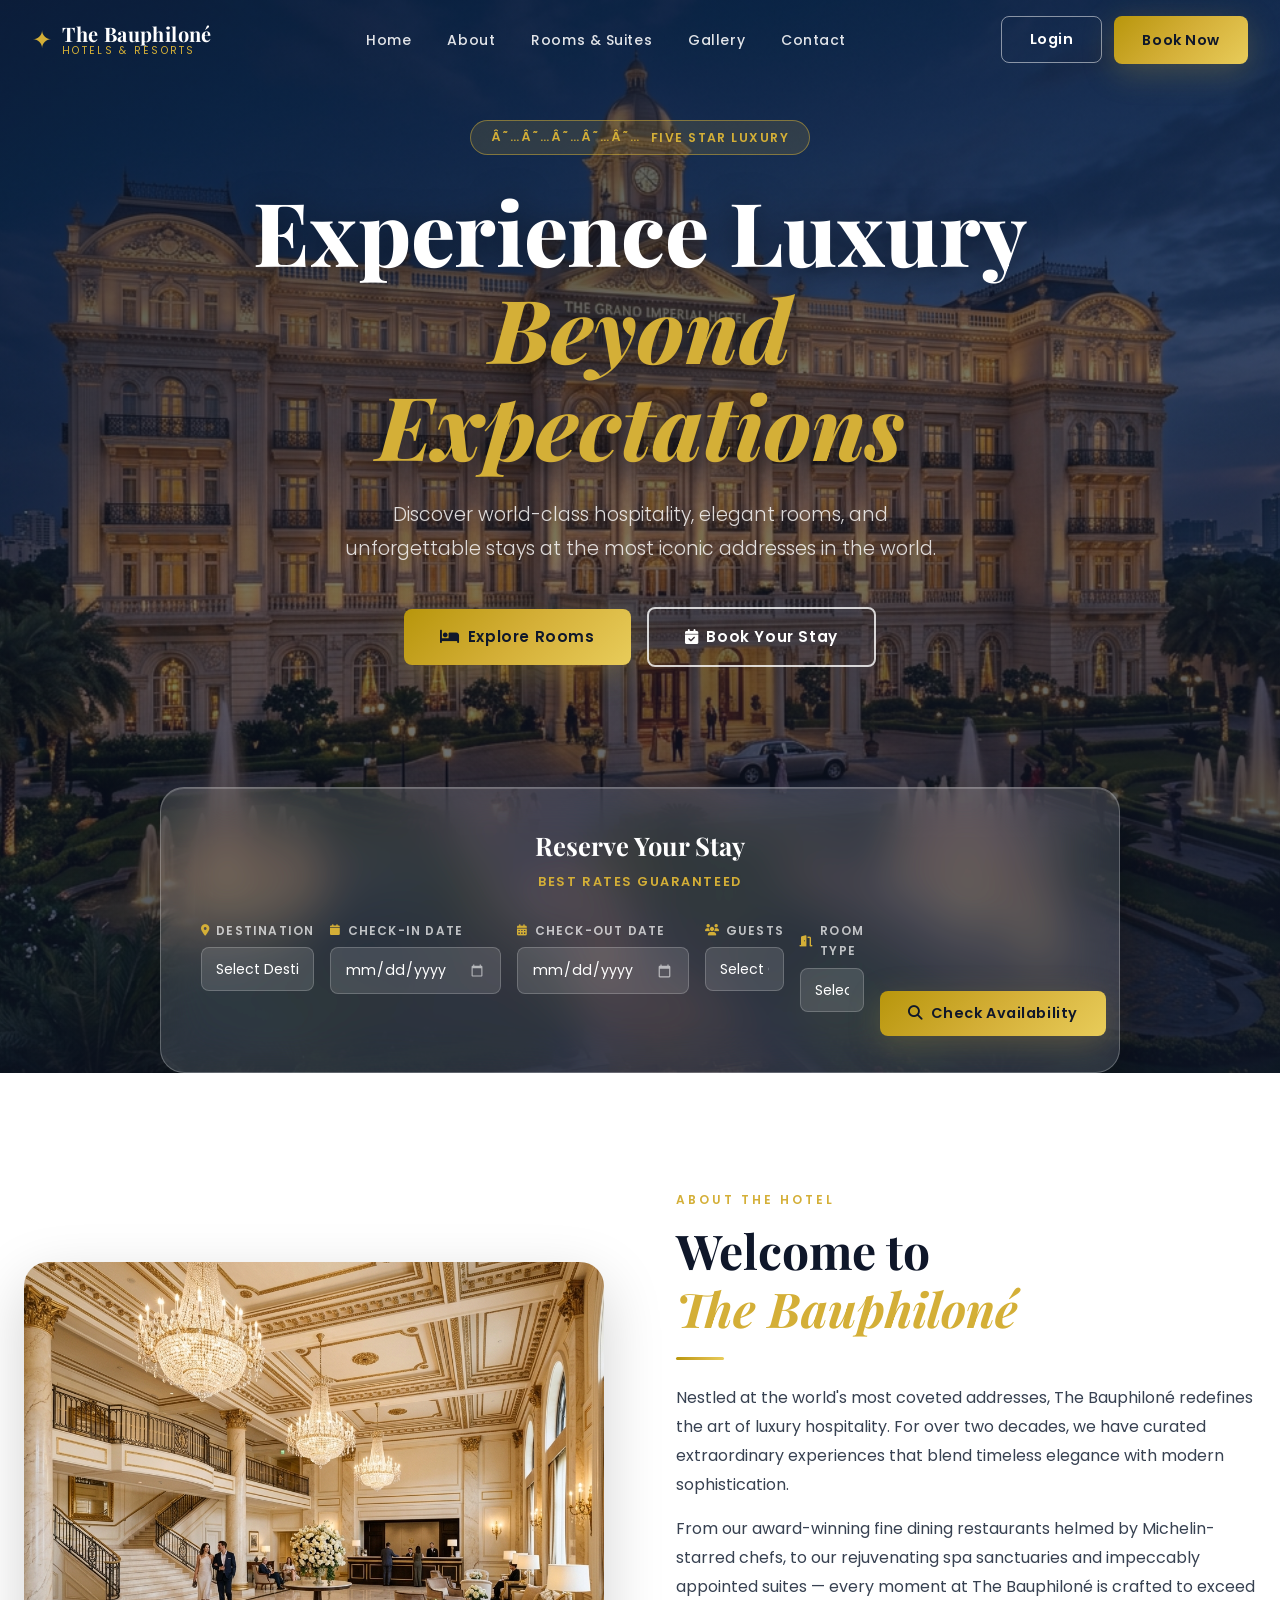
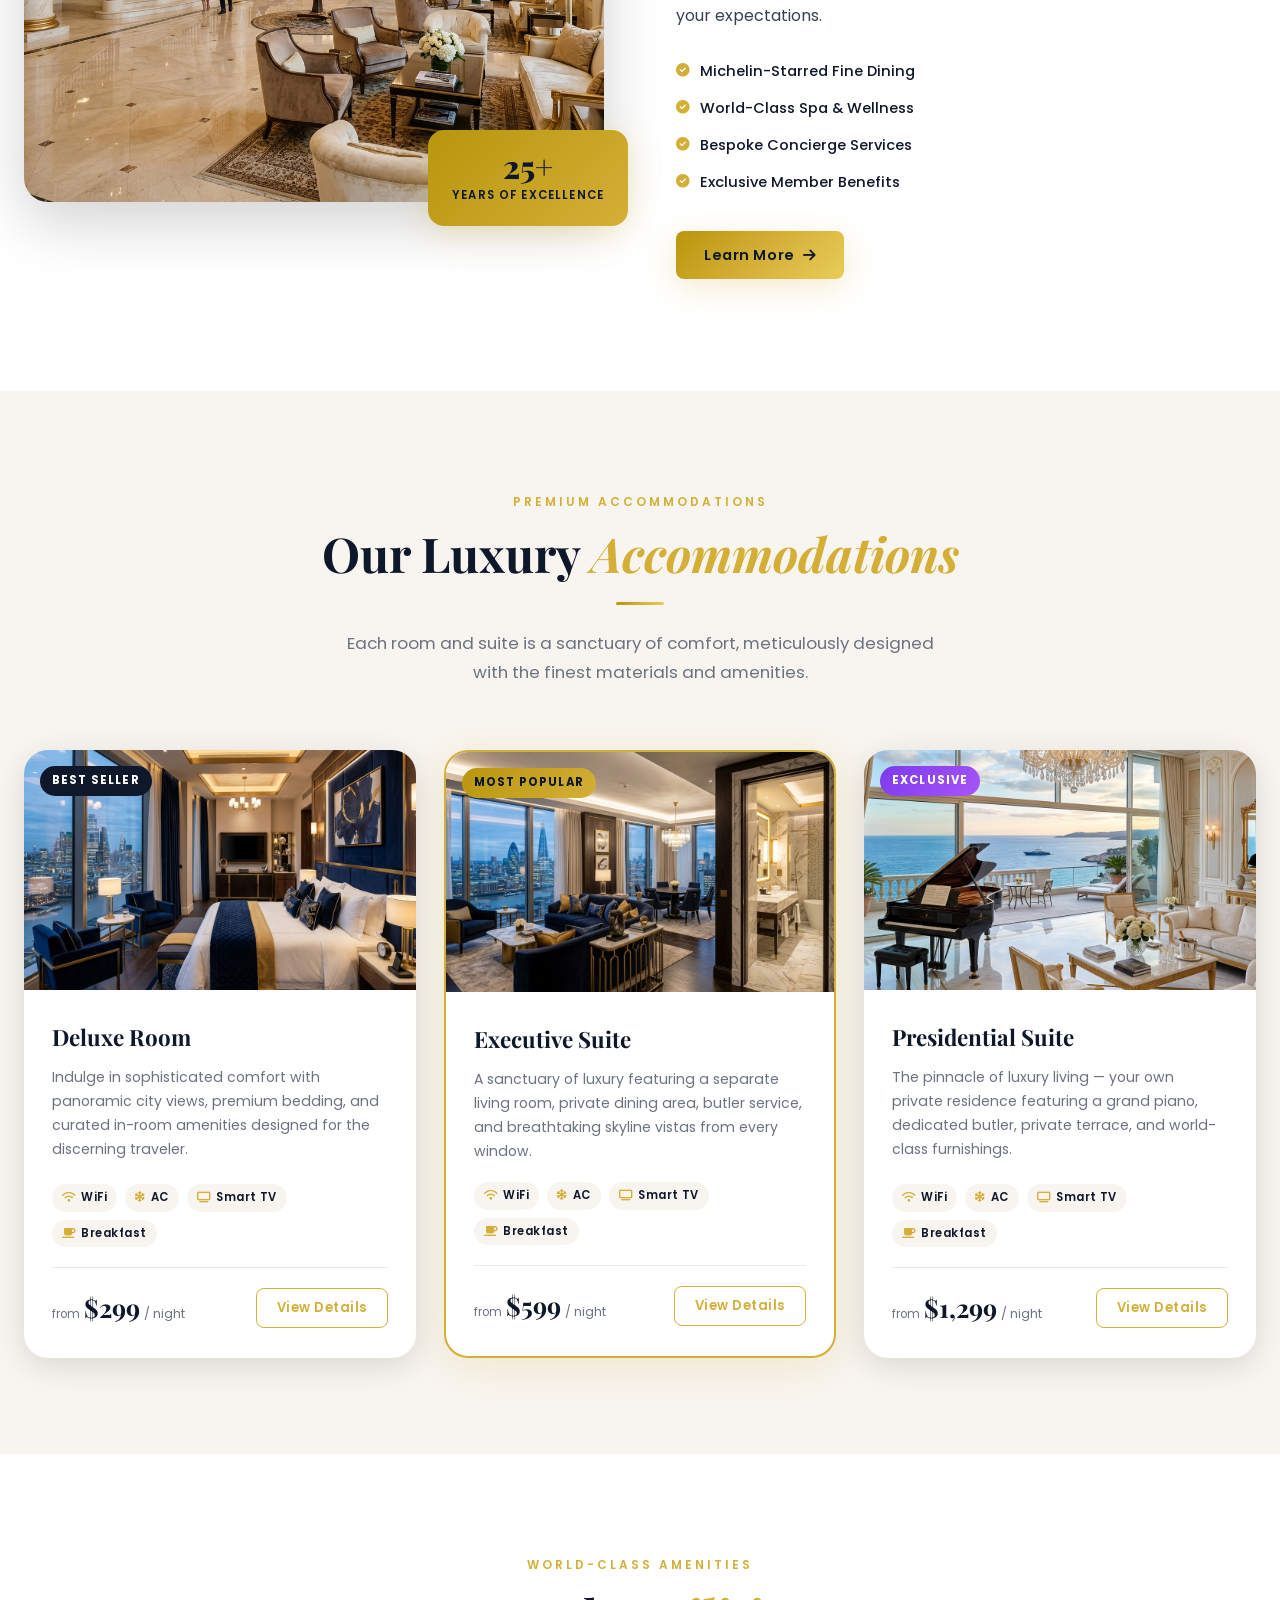
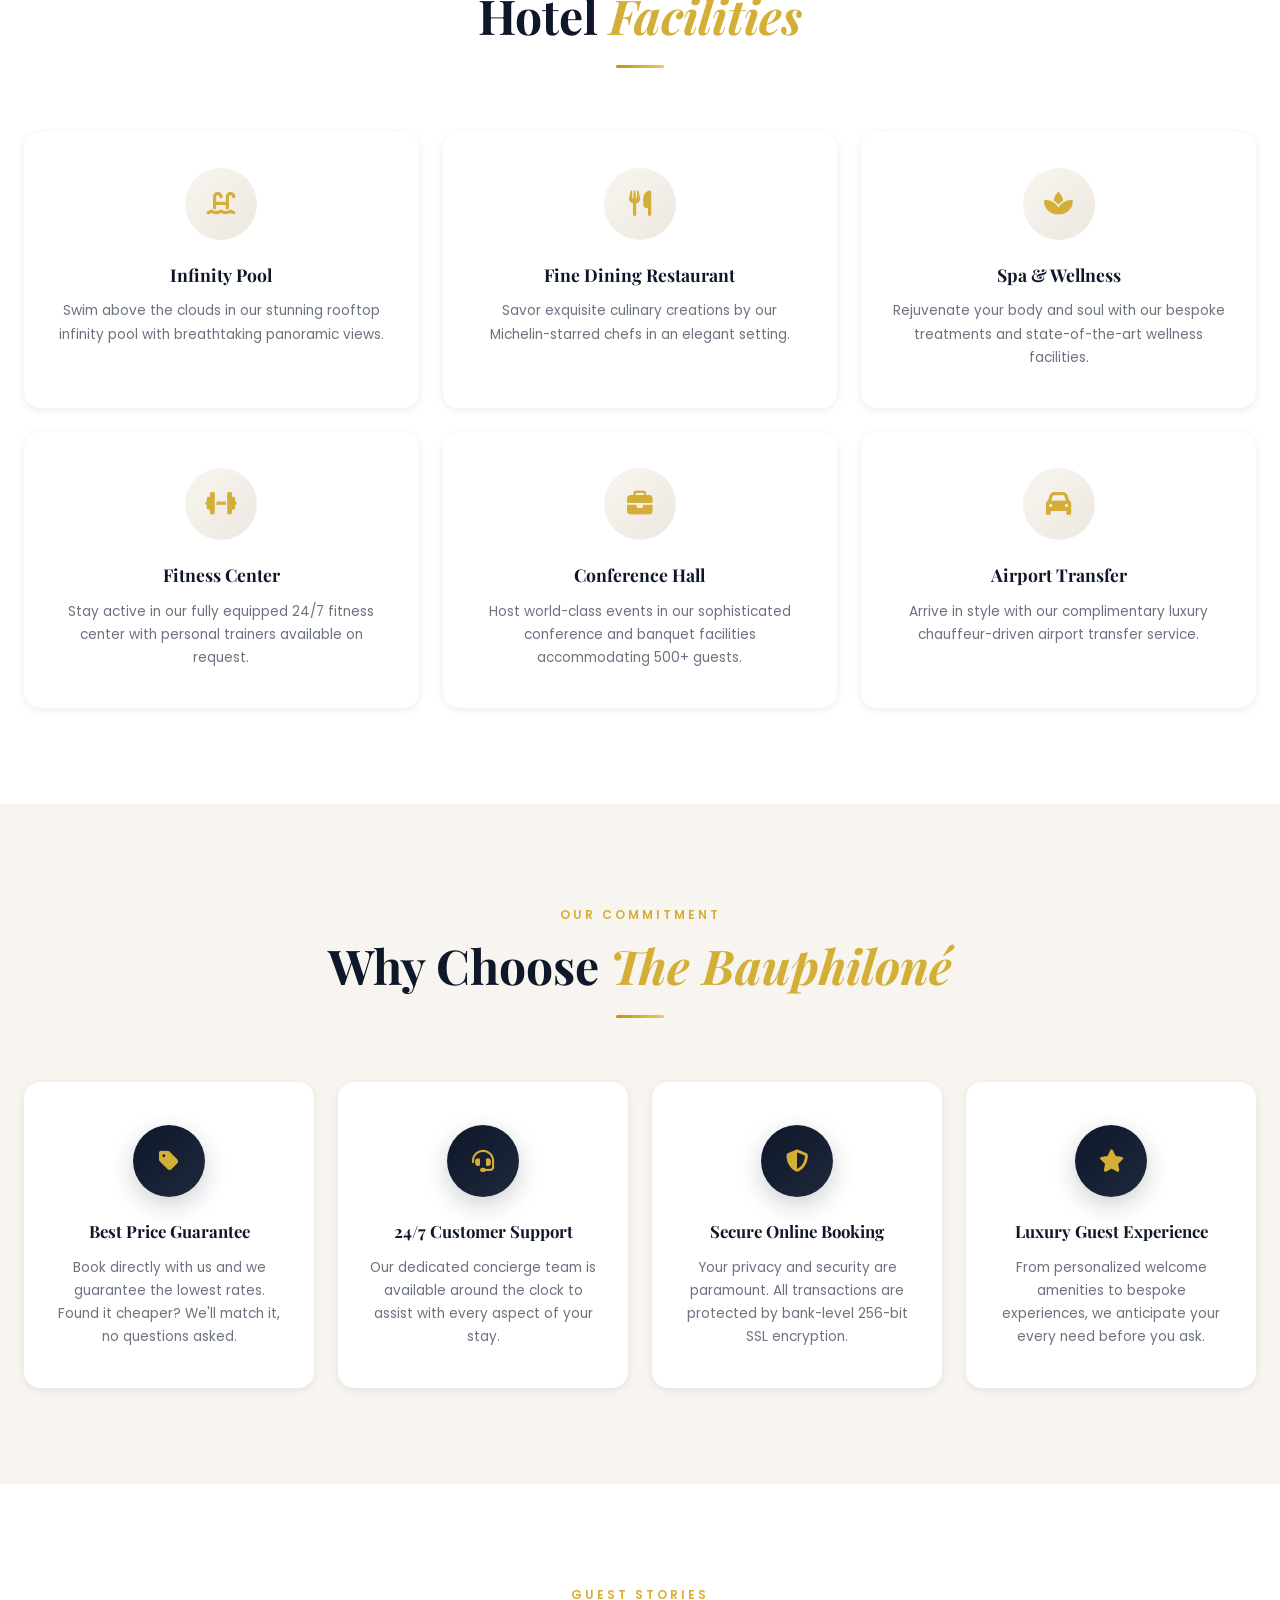
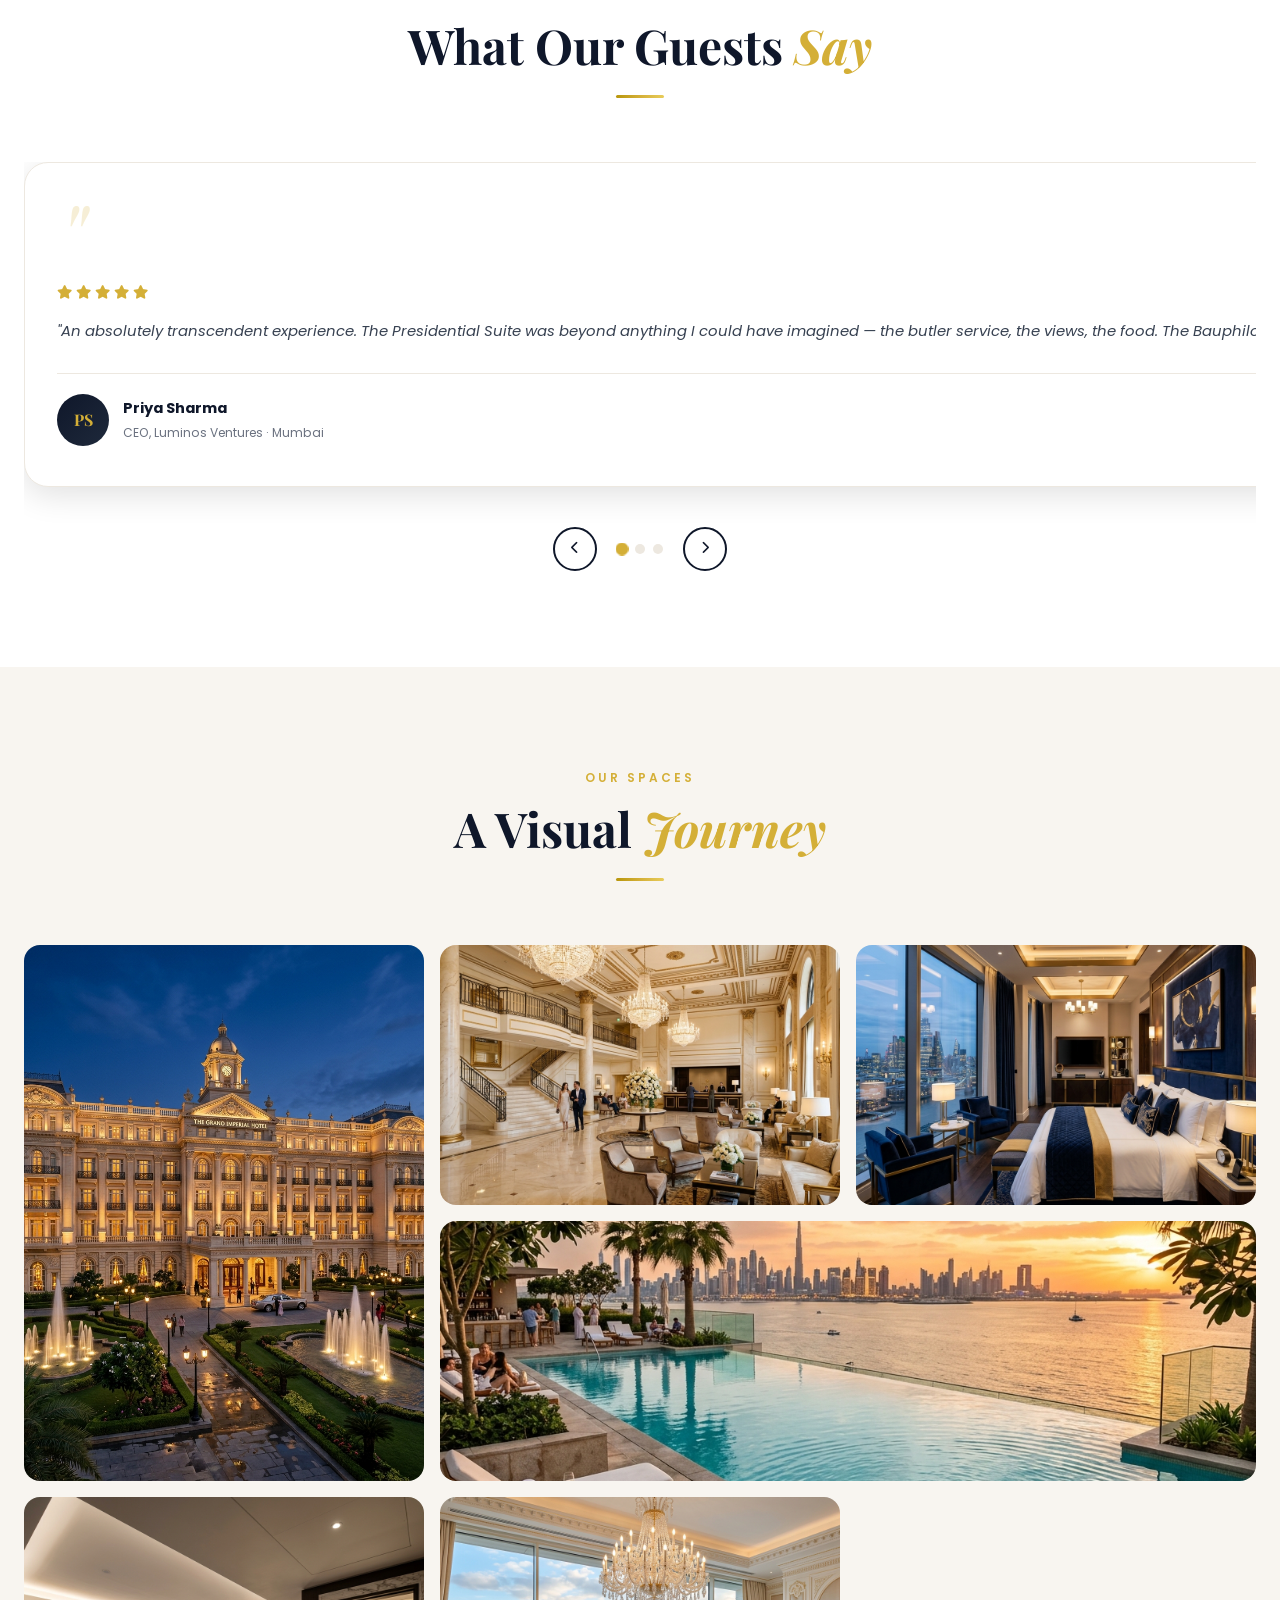
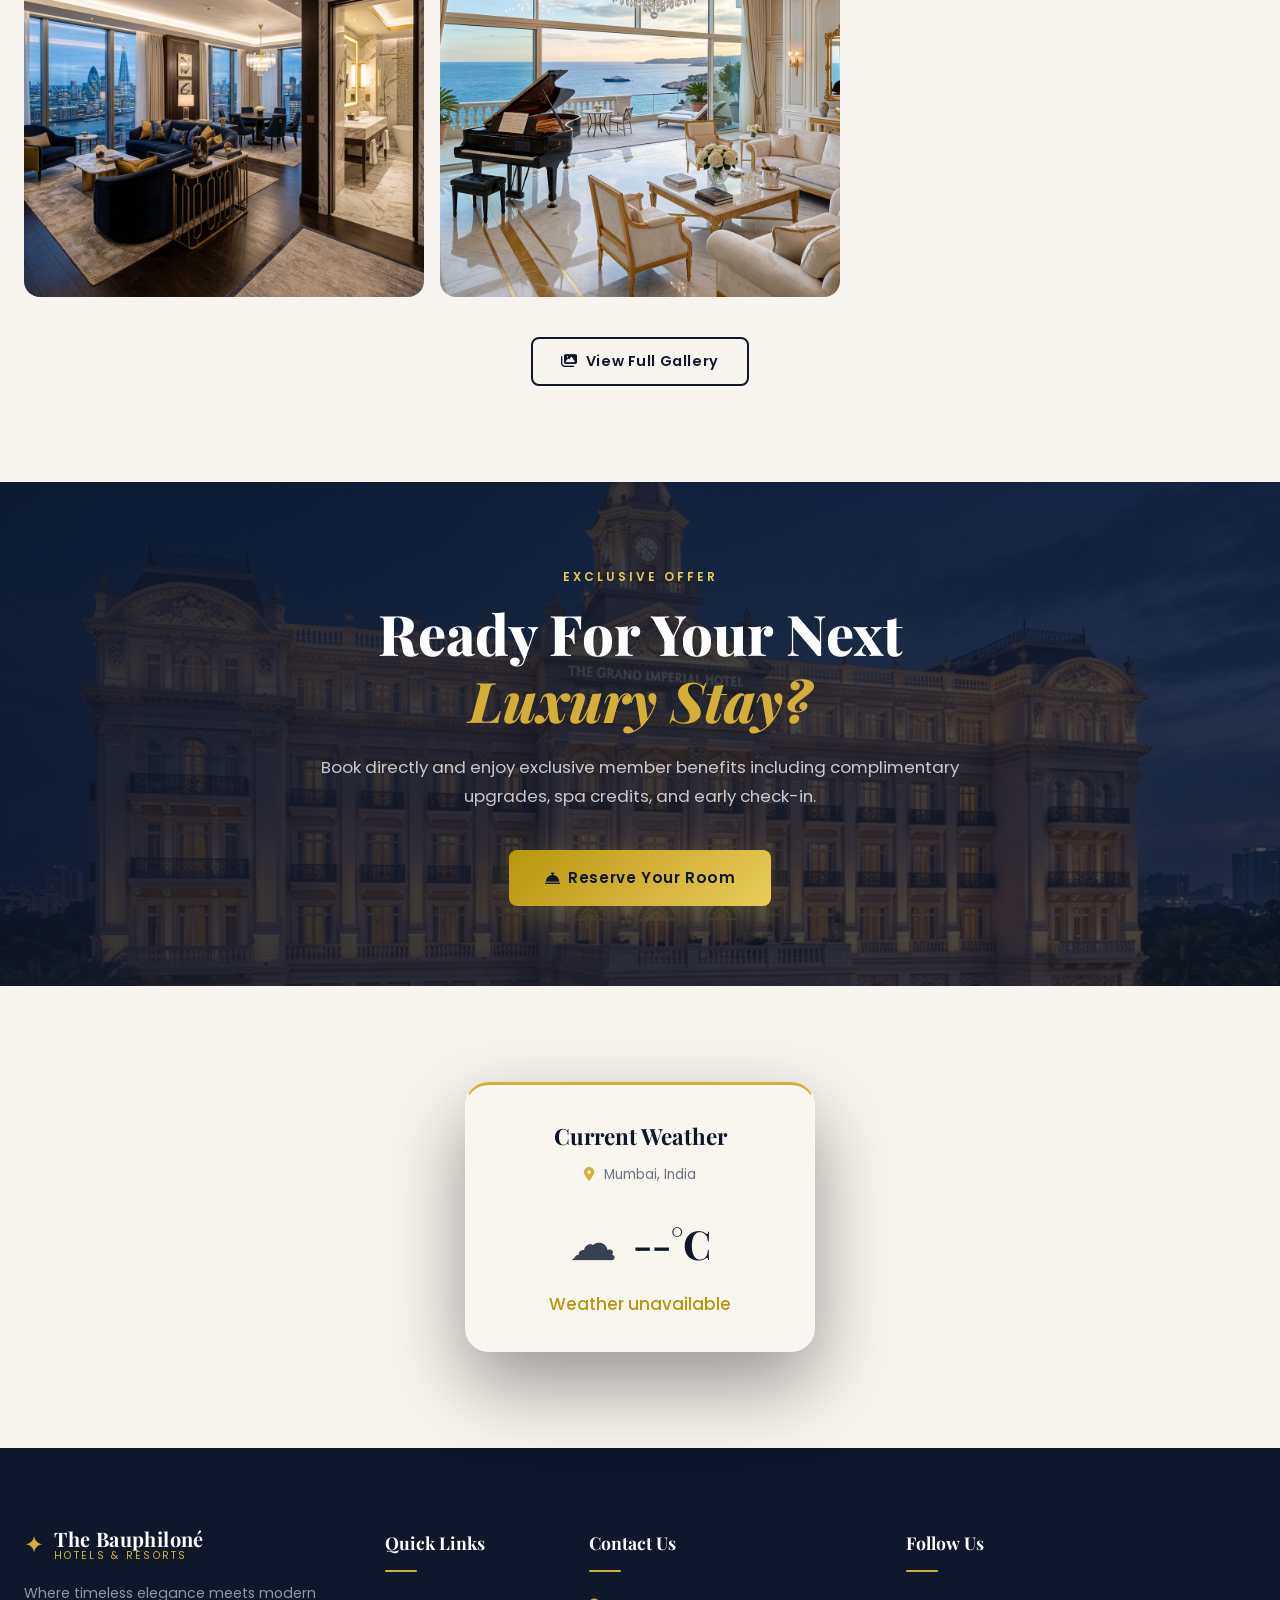
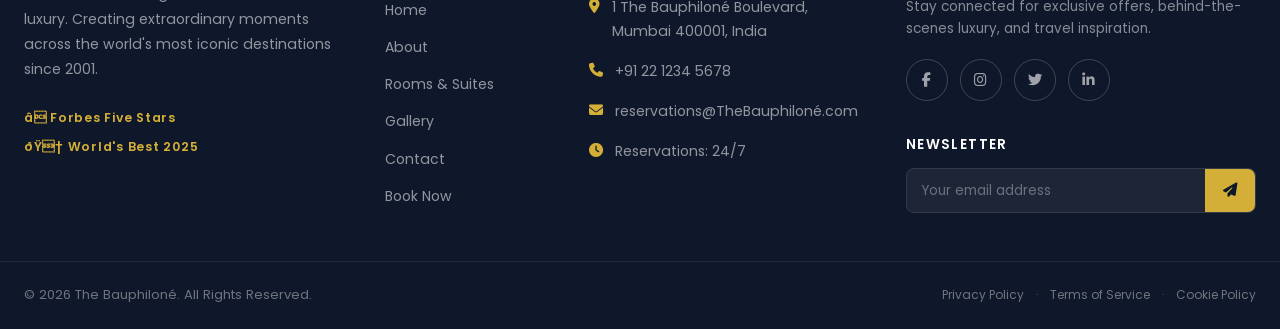
<file: index.html>
<!DOCTYPE html>
<html lang="en">
<head>
  <meta charset="UTF-8" />
  <meta name="viewport" content="width=device-width, initial-scale=1.0" />
  <title>The Bauphiloné | Luxury Hotel Booking</title>
  <meta name="description" content="Book luxury hotel rooms, suites, and premium stays at The Bauphiloné." />
  <meta name="keywords" content="luxury hotel, hotel booking, suites, premium stay, The Bauphiloné" />
  <meta name="author" content="The Bauphiloné" />
  <meta property="og:title" content="The Bauphiloné | Luxury Hotel Booking" />
  <meta property="og:description" content="Book luxury hotel rooms, suites, and premium stays at The Bauphiloné." />
  <meta property="og:type" content="website" />

  <!-- Google Fonts -->
  <link rel="preconnect" href="https://fonts.googleapis.com" />
  <link rel="preconnect" href="https://fonts.gstatic.com" crossorigin />
  <link href="https://fonts.googleapis.com/css2?family=Playfair+Display:ital,wght@0,400;0,500;0,600;0,700;0,800;1,400;1,600&family=Poppins:wght@300;400;500;600;700&display=swap" rel="stylesheet" />

  <!-- Font Awesome -->
  <link rel="stylesheet" href="https://cdnjs.cloudflare.com/ajax/libs/font-awesome/6.5.0/css/all.min.css" />

  <link rel="stylesheet" href="css/style.css" />
</head>
<body>

  <!-- ========== NAVIGATION ========== -->
  <header id="navbar" class="navbar" role="banner">
    <div class="nav-container">
      <a href="#home" class="nav-logo" aria-label="The Bauphiloné Home">
        <span class="logo-icon">✦</span>
        <span class="logo-text">
          <span class="logo-main">The Bauphiloné</span>
          <span class="logo-sub">Hotels &amp; Resorts</span>
        </span>
      </a>

      <nav class="nav-menu" id="navMenu" role="navigation" aria-label="Main navigation">
        <ul class="nav-list">
          <li><a href="index.html" class="nav-link active">Home</a></li>
          <li><a href="about.html" class="nav-link">About</a></li>
          <li><a href="rooms.html" class="nav-link">Rooms &amp; Suites</a></li>
          <li><a href="gallery.html" class="nav-link">Gallery</a></li>
          <li><a href="contact.html" class="nav-link">Contact</a></li>
        </ul>
      </nav>

      <div class="nav-actions">
        <button id="loginBtn" class="btn btn-ghost" aria-label="Login to your account">Login</button>
        <a href="#booking" class="btn btn-gold" id="bookNowBtn">Book Now</a>
        <button class="hamburger" id="hamburger" aria-label="Toggle navigation menu" aria-expanded="false">
          <span class="bar"></span>
          <span class="bar"></span>
          <span class="bar"></span>
        </button>
      </div>
    </div>
  </header>

  <main>

    <!-- ========== HERO SECTION ========== -->
    <section id="home" class="hero" aria-label="Hero Section">
      <div class="hero-bg">
        <img src="images/hotel_hero.png" alt="Luxurious The Bauphiloné exterior at twilight with grand architecture and golden lighting" class="hero-img" />
        <div class="hero-overlay"></div>
      </div>

      <div class="hero-content">
        <div class="hero-badge">
          <span class="badge-star">â˜…â˜…â˜…â˜…â˜…</span>
          <span>Five Star Luxury</span>
        </div>
        <h1 class="hero-title">Experience Luxury<br /><em>Beyond Expectations</em></h1>
        <p class="hero-subtitle">Discover world-class hospitality, elegant rooms, and unforgettable stays at the most iconic addresses in the world.</p>
        <div class="hero-buttons">
          <a href="#rooms" class="btn btn-gold btn-lg" id="exploreRoomsBtn">
            <i class="fas fa-bed" aria-hidden="true"></i>
            Explore Rooms
          </a>
          <a href="#booking" class="btn btn-outline-white btn-lg" id="bookStayBtn">
            <i class="fas fa-calendar-check" aria-hidden="true"></i>
            Book Your Stay
          </a>
        </div>
      </div>

      <!-- Floating Booking Card -->
      <div class="booking-card glassmorphism" id="booking" role="form" aria-label="Quick Booking Form">
        <div class="booking-card-header">
          <h2 class="booking-title">Reserve Your Stay</h2>
          <p class="booking-sub">Best rates guaranteed</p>
        </div>
        <form class="booking-form" id="bookingForm" novalidate>
          <div class="form-grid">
            <div class="form-group">
              <label for="destination" class="form-label">
                <i class="fas fa-map-marker-alt" aria-hidden="true"></i>
                Destination
              </label>
              <select id="destination" name="destination" class="form-input" aria-required="true">
                <option value="">Select Destination</option>
                <option value="mumbai">Mumbai, India</option>
                <option value="delhi">New Delhi, India</option>
                <option value="dubai">Dubai, UAE</option>
                <option value="paris">Paris, France</option>
                <option value="maldives">Maldives</option>
                <option value="singapore">Singapore</option>
              </select>
              <span class="form-error" id="destinationError" role="alert"></span>
            </div>

            <div class="form-group">
              <label for="checkin" class="form-label">
                <i class="fas fa-calendar" aria-hidden="true"></i>
                Check-In Date
              </label>
              <input type="date" id="checkin" name="checkin" class="form-input" aria-required="true" />
              <span class="form-error" id="checkinError" role="alert"></span>
            </div>

            <div class="form-group">
              <label for="checkout" class="form-label">
                <i class="fas fa-calendar-alt" aria-hidden="true"></i>
                Check-Out Date
              </label>
              <input type="date" id="checkout" name="checkout" class="form-input" aria-required="true" />
              <span class="form-error" id="checkoutError" role="alert"></span>
            </div>

            <div class="form-group">
              <label for="guests" class="form-label">
                <i class="fas fa-users" aria-hidden="true"></i>
                Guests
              </label>
              <select id="guests" name="guests" class="form-input" aria-required="true">
                <option value="">Select Guests</option>
                <option value="1">1 Guest</option>
                <option value="2">2 Guests</option>
                <option value="3">3 Guests</option>
                <option value="4">4 Guests</option>
                <option value="5">5+ Guests</option>
              </select>
              <span class="form-error" id="guestsError" role="alert"></span>
            </div>

            <div class="form-group">
              <label for="roomType" class="form-label">
                <i class="fas fa-door-open" aria-hidden="true"></i>
                Room Type
              </label>
              <select id="roomType" name="roomType" class="form-input" aria-required="true">
                <option value="">Select Room Type</option>
                <option value="deluxe">Deluxe Room</option>
                <option value="executive">Executive Suite</option>
                <option value="presidential">Presidential Suite</option>
                <option value="penthouse">Penthouse</option>
              </select>
              <span class="form-error" id="roomTypeError" role="alert"></span>
            </div>

            <div class="form-group form-btn-group">
              <button type="submit" class="btn btn-gold btn-full" id="checkAvailabilityBtn">
                <i class="fas fa-search" aria-hidden="true"></i>
                Check Availability
              </button>
            </div>
          </div>
        </form>
        <div class="booking-success" id="bookingSuccess" role="status" aria-live="polite" style="display:none;">
          <i class="fas fa-check-circle"></i>
          <p>Your request has been received! We'll contact you shortly.</p>
        </div>
      </div>
    </section>

    <!-- ========== WELCOME SECTION ========== -->
    <section id="about" class="welcome-section section-pad" aria-labelledby="welcomeHeading">
      <div class="container">
        <div class="welcome-grid">
          <div class="welcome-image-col">
            <div class="welcome-img-wrapper">
              <img src="images/hotel_lobby.png" alt="Grand luxurious hotel lobby with crystal chandeliers, marble floors, and elegant gold accents at The Bauphiloné" class="welcome-img" loading="lazy" />
              <div class="img-badge">
                <span class="badge-num">25+</span>
                <span class="badge-label">Years of Excellence</span>
              </div>
            </div>
          </div>
          <div class="welcome-content-col">
            <div class="section-eyebrow">About The Hotel</div>
            <h2 id="welcomeHeading" class="section-title">Welcome to<br /><em>The Bauphiloné</em></h2>
            <div class="gold-divider"></div>
            <p class="welcome-text">
              Nestled at the world's most coveted addresses, The Bauphiloné redefines the art of luxury hospitality. For over two decades, we have curated extraordinary experiences that blend timeless elegance with modern sophistication.
            </p>
            <p class="welcome-text">
              From our award-winning fine dining restaurants helmed by Michelin-starred chefs, to our rejuvenating spa sanctuaries and impeccably appointed suites — every moment at The Bauphiloné is crafted to exceed your expectations.
            </p>
            <ul class="welcome-features" aria-label="Hotel highlights">
              <li><i class="fas fa-check-circle" aria-hidden="true"></i> Michelin-Starred Fine Dining</li>
              <li><i class="fas fa-check-circle" aria-hidden="true"></i> World-Class Spa &amp; Wellness</li>
              <li><i class="fas fa-check-circle" aria-hidden="true"></i> Bespoke Concierge Services</li>
              <li><i class="fas fa-check-circle" aria-hidden="true"></i> Exclusive Member Benefits</li>
            </ul>
            <a href="#rooms" class="btn btn-gold" id="learnMoreBtn">Learn More <i class="fas fa-arrow-right" aria-hidden="true"></i></a>
          </div>
        </div>
      </div>
    </section>

    <!-- ========== ROOMS SECTION ========== -->
    <section id="rooms" class="rooms-section section-pad bg-beige" aria-labelledby="roomsHeading">
      <div class="container">
        <div class="section-header">
          <div class="section-eyebrow">Premium Accommodations</div>
          <h2 id="roomsHeading" class="section-title">Our Luxury <em>Accommodations</em></h2>
          <div class="gold-divider center"></div>
          <p class="section-desc">Each room and suite is a sanctuary of comfort, meticulously designed with the finest materials and amenities.</p>
        </div>

        <div class="rooms-grid">
          <!-- Deluxe Room -->
          <article class="room-card" aria-labelledby="room1Title">
            <div class="room-img-wrapper">
              <img src="images/room_deluxe.png" alt="Elegant deluxe hotel room with king-size bed, floor-to-ceiling windows, and gold accents at The Bauphiloné" class="room-img" loading="lazy" />
              <div class="room-tag">Best Seller</div>
            </div>
            <div class="room-body">
              <h3 id="room1Title" class="room-name">Deluxe Room</h3>
              <p class="room-desc">Indulge in sophisticated comfort with panoramic city views, premium bedding, and curated in-room amenities designed for the discerning traveler.</p>
              <div class="room-amenities" aria-label="Room amenities">
                <span class="amenity-pill" title="Free WiFi"><i class="fas fa-wifi" aria-hidden="true"></i> WiFi</span>
                <span class="amenity-pill" title="Air Conditioning"><i class="fas fa-snowflake" aria-hidden="true"></i> AC</span>
                <span class="amenity-pill" title="Smart TV"><i class="fas fa-tv" aria-hidden="true"></i> Smart TV</span>
                <span class="amenity-pill" title="Breakfast Included"><i class="fas fa-coffee" aria-hidden="true"></i> Breakfast</span>
              </div>
              <div class="room-footer">
                <div class="room-price">
                  <span class="price-from">from</span>
                  <span class="price-amount">$299</span>
                  <span class="price-night">/ night</span>
                </div>
                <button class="btn btn-gold-sm" id="viewDeluxeBtn" aria-label="View details for Deluxe Room">View Details</button>
              </div>
            </div>
          </article>

          <!-- Executive Suite -->
          <article class="room-card room-card-featured" aria-labelledby="room2Title">
            <div class="room-img-wrapper">
              <img src="images/room_executive.png" alt="Spacious executive suite with panoramic views, elegant living area, and premium decor at The Bauphiloné" class="room-img" loading="lazy" />
              <div class="room-tag tag-gold">Most Popular</div>
            </div>
            <div class="room-body">
              <h3 id="room2Title" class="room-name">Executive Suite</h3>
              <p class="room-desc">A sanctuary of luxury featuring a separate living room, private dining area, butler service, and breathtaking skyline vistas from every window.</p>
              <div class="room-amenities" aria-label="Suite amenities">
                <span class="amenity-pill" title="Free WiFi"><i class="fas fa-wifi" aria-hidden="true"></i> WiFi</span>
                <span class="amenity-pill" title="Air Conditioning"><i class="fas fa-snowflake" aria-hidden="true"></i> AC</span>
                <span class="amenity-pill" title="Smart TV"><i class="fas fa-tv" aria-hidden="true"></i> Smart TV</span>
                <span class="amenity-pill" title="Breakfast Included"><i class="fas fa-coffee" aria-hidden="true"></i> Breakfast</span>
              </div>
              <div class="room-footer">
                <div class="room-price">
                  <span class="price-from">from</span>
                  <span class="price-amount">$599</span>
                  <span class="price-night">/ night</span>
                </div>
                <button class="btn btn-gold-sm" id="viewExecutiveBtn" aria-label="View details for Executive Suite">View Details</button>
              </div>
            </div>
          </article>

          <!-- Presidential Suite -->
          <article class="room-card" aria-labelledby="room3Title">
            <div class="room-img-wrapper">
              <img src="images/room_presidential.png" alt="Grand presidential suite with ocean views, crystal chandelier, private terrace, and marble floors at The Bauphiloné" class="room-img" loading="lazy" />
              <div class="room-tag tag-premium">Exclusive</div>
            </div>
            <div class="room-body">
              <h3 id="room3Title" class="room-name">Presidential Suite</h3>
              <p class="room-desc">The pinnacle of luxury living — your own private residence featuring a grand piano, dedicated butler, private terrace, and world-class furnishings.</p>
              <div class="room-amenities" aria-label="Presidential suite amenities">
                <span class="amenity-pill" title="Free WiFi"><i class="fas fa-wifi" aria-hidden="true"></i> WiFi</span>
                <span class="amenity-pill" title="Air Conditioning"><i class="fas fa-snowflake" aria-hidden="true"></i> AC</span>
                <span class="amenity-pill" title="Smart TV"><i class="fas fa-tv" aria-hidden="true"></i> Smart TV</span>
                <span class="amenity-pill" title="Breakfast Included"><i class="fas fa-coffee" aria-hidden="true"></i> Breakfast</span>
              </div>
              <div class="room-footer">
                <div class="room-price">
                  <span class="price-from">from</span>
                  <span class="price-amount">$1,299</span>
                  <span class="price-night">/ night</span>
                </div>
                <button class="btn btn-gold-sm" id="viewPresidentialBtn" aria-label="View details for Presidential Suite">View Details</button>
              </div>
            </div>
          </article>
        </div>
      </div>
    </section>

    <!-- ========== FACILITIES SECTION ========== -->
    <section id="facilities" class="facilities-section section-pad" aria-labelledby="facilitiesHeading">
      <div class="container">
        <div class="section-header">
          <div class="section-eyebrow">World-Class Amenities</div>
          <h2 id="facilitiesHeading" class="section-title">Hotel <em>Facilities</em></h2>
          <div class="gold-divider center"></div>
        </div>

        <div class="facilities-grid">
          <div class="facility-card" id="facilityPool">
            <div class="facility-icon-wrap">
              <i class="fas fa-swimming-pool" aria-hidden="true"></i>
            </div>
            <h3 class="facility-name">Infinity Pool</h3>
            <p class="facility-desc">Swim above the clouds in our stunning rooftop infinity pool with breathtaking panoramic views.</p>
          </div>
          <div class="facility-card" id="facilityDining">
            <div class="facility-icon-wrap">
              <i class="fas fa-utensils" aria-hidden="true"></i>
            </div>
            <h3 class="facility-name">Fine Dining Restaurant</h3>
            <p class="facility-desc">Savor exquisite culinary creations by our Michelin-starred chefs in an elegant setting.</p>
          </div>
          <div class="facility-card" id="facilitySpa">
            <div class="facility-icon-wrap">
              <i class="fas fa-spa" aria-hidden="true"></i>
            </div>
            <h3 class="facility-name">Spa &amp; Wellness</h3>
            <p class="facility-desc">Rejuvenate your body and soul with our bespoke treatments and state-of-the-art wellness facilities.</p>
          </div>
          <div class="facility-card" id="facilityGym">
            <div class="facility-icon-wrap">
              <i class="fas fa-dumbbell" aria-hidden="true"></i>
            </div>
            <h3 class="facility-name">Fitness Center</h3>
            <p class="facility-desc">Stay active in our fully equipped 24/7 fitness center with personal trainers available on request.</p>
          </div>
          <div class="facility-card" id="facilityConference">
            <div class="facility-icon-wrap">
              <i class="fas fa-briefcase" aria-hidden="true"></i>
            </div>
            <h3 class="facility-name">Conference Hall</h3>
            <p class="facility-desc">Host world-class events in our sophisticated conference and banquet facilities accommodating 500+ guests.</p>
          </div>
          <div class="facility-card" id="facilityTransfer">
            <div class="facility-icon-wrap">
              <i class="fas fa-car" aria-hidden="true"></i>
            </div>
            <h3 class="facility-name">Airport Transfer</h3>
            <p class="facility-desc">Arrive in style with our complimentary luxury chauffeur-driven airport transfer service.</p>
          </div>
        </div>
      </div>
    </section>

    <!-- ========== WHY CHOOSE US SECTION ========== -->
    <section id="why-us" class="why-section section-pad bg-beige" aria-labelledby="whyHeading">
      <div class="container">
        <div class="section-header">
          <div class="section-eyebrow">Our Commitment</div>
          <h2 id="whyHeading" class="section-title">Why Choose <em>The Bauphiloné</em></h2>
          <div class="gold-divider center"></div>
        </div>

        <div class="why-grid">
          <div class="why-card" id="whyPrice">
            <div class="why-icon-circle">
              <i class="fas fa-tag" aria-hidden="true"></i>
            </div>
            <h3 class="why-title">Best Price Guarantee</h3>
            <p class="why-desc">Book directly with us and we guarantee the lowest rates. Found it cheaper? We'll match it, no questions asked.</p>
          </div>
          <div class="why-card" id="whySupport">
            <div class="why-icon-circle">
              <i class="fas fa-headset" aria-hidden="true"></i>
            </div>
            <h3 class="why-title">24/7 Customer Support</h3>
            <p class="why-desc">Our dedicated concierge team is available around the clock to assist with every aspect of your stay.</p>
          </div>
          <div class="why-card" id="whySecurity">
            <div class="why-icon-circle">
              <i class="fas fa-shield-alt" aria-hidden="true"></i>
            </div>
            <h3 class="why-title">Secure Online Booking</h3>
            <p class="why-desc">Your privacy and security are paramount. All transactions are protected by bank-level 256-bit SSL encryption.</p>
          </div>
          <div class="why-card" id="whyExperience">
            <div class="why-icon-circle">
              <i class="fas fa-star" aria-hidden="true"></i>
            </div>
            <h3 class="why-title">Luxury Guest Experience</h3>
            <p class="why-desc">From personalized welcome amenities to bespoke experiences, we anticipate your every need before you ask.</p>
          </div>
        </div>
      </div>
    </section>

    <!-- ========== TESTIMONIALS SECTION ========== -->
    <section id="testimonials" class="testimonials-section section-pad" aria-labelledby="testimonialsHeading">
      <div class="container">
        <div class="section-header">
          <div class="section-eyebrow">Guest Stories</div>
          <h2 id="testimonialsHeading" class="section-title">What Our Guests <em>Say</em></h2>
          <div class="gold-divider center"></div>
        </div>

        <div class="testimonials-slider" role="region" aria-label="Guest testimonials">
          <div class="testimonials-track" id="testimonialsTrack">
            <!-- Testimonial 1 -->
            <article class="testimonial-card" aria-label="Testimonial by Priya Sharma">
              <div class="testimonial-quote-icon" aria-hidden="true">"</div>
              <div class="stars" role="img" aria-label="5 out of 5 stars">
                <i class="fas fa-star" aria-hidden="true"></i>
                <i class="fas fa-star" aria-hidden="true"></i>
                <i class="fas fa-star" aria-hidden="true"></i>
                <i class="fas fa-star" aria-hidden="true"></i>
                <i class="fas fa-star" aria-hidden="true"></i>
              </div>
              <p class="testimonial-text">"An absolutely transcendent experience. The Presidential Suite was beyond anything I could have imagined — the butler service, the views, the food. The Bauphiloné has redefined luxury for me forever."</p>
              <div class="testimonial-author">
                <div class="author-avatar" aria-hidden="true">PS</div>
                <div class="author-info">
                  <strong class="author-name">Priya Sharma</strong>
                  <span class="author-role">CEO, Luminos Ventures · Mumbai</span>
                </div>
              </div>
            </article>

            <!-- Testimonial 2 -->
            <article class="testimonial-card" aria-label="Testimonial by James Whitmore">
              <div class="testimonial-quote-icon" aria-hidden="true">"</div>
              <div class="stars" role="img" aria-label="5 out of 5 stars">
                <i class="fas fa-star" aria-hidden="true"></i>
                <i class="fas fa-star" aria-hidden="true"></i>
                <i class="fas fa-star" aria-hidden="true"></i>
                <i class="fas fa-star" aria-hidden="true"></i>
                <i class="fas fa-star" aria-hidden="true"></i>
              </div>
              <p class="testimonial-text">"We celebrated our anniversary at The Bauphiloné and every single detail was perfect. The staff remembered our preferences, arranged a surprise rooftop dinner, and made us feel like royalty. Simply magnificent."</p>
              <div class="testimonial-author">
                <div class="author-avatar" aria-hidden="true">JW</div>
                <div class="author-info">
                  <strong class="author-name">James Whitmore</strong>
                  <span class="author-role">Travel Journalist · London</span>
                </div>
              </div>
            </article>

            <!-- Testimonial 3 -->
            <article class="testimonial-card" aria-label="Testimonial by Aiko Tanaka">
              <div class="testimonial-quote-icon" aria-hidden="true">"</div>
              <div class="stars" role="img" aria-label="5 out of 5 stars">
                <i class="fas fa-star" aria-hidden="true"></i>
                <i class="fas fa-star" aria-hidden="true"></i>
                <i class="fas fa-star" aria-hidden="true"></i>
                <i class="fas fa-star" aria-hidden="true"></i>
                <i class="fas fa-star" aria-hidden="true"></i>
              </div>
              <p class="testimonial-text">"The spa treatments were absolutely divine, and the infinity pool views at sunset were a once-in-a-lifetime experience. I've stayed at luxury hotels worldwide — The Bauphiloné stands in a class entirely its own."</p>
              <div class="testimonial-author">
                <div class="author-avatar" aria-hidden="true">AT</div>
                <div class="author-info">
                  <strong class="author-name">Aiko Tanaka</strong>
                  <span class="author-role">Luxury Lifestyle Blogger · Tokyo</span>
                </div>
              </div>
            </article>
          </div>

          <div class="slider-controls" role="group" aria-label="Testimonial navigation">
            <button class="slider-btn" id="prevTestimonial" aria-label="Previous testimonial">
              <i class="fas fa-chevron-left" aria-hidden="true"></i>
            </button>
            <div class="slider-dots" id="sliderDots" role="tablist">
              <button class="dot active" data-index="0" role="tab" aria-selected="true" aria-label="Testimonial 1"></button>
              <button class="dot" data-index="1" role="tab" aria-selected="false" aria-label="Testimonial 2"></button>
              <button class="dot" data-index="2" role="tab" aria-selected="false" aria-label="Testimonial 3"></button>
            </div>
            <button class="slider-btn" id="nextTestimonial" aria-label="Next testimonial">
              <i class="fas fa-chevron-right" aria-hidden="true"></i>
            </button>
          </div>
        </div>
      </div>
    </section>

    <!-- ========== GALLERY SECTION ========== -->
    <section id="gallery" class="gallery-section section-pad bg-beige" aria-labelledby="galleryHeading">
      <div class="container">
        <div class="section-header">
          <div class="section-eyebrow">Our Spaces</div>
          <h2 id="galleryHeading" class="section-title">A Visual <em>Journey</em></h2>
          <div class="gold-divider center"></div>
        </div>

        <div class="gallery-masonry" role="list" aria-label="Hotel gallery images">
          <div class="gallery-item gallery-tall" role="listitem">
            <img src="images/hotel_hero.png" alt="Grand The Bauphiloné Hotel exterior showcasing magnificent colonial architecture lit in gold at twilight" loading="lazy" />
            <div class="gallery-overlay">
              <span class="gallery-label">Hotel Exterior</span>
            </div>
          </div>
          <div class="gallery-item" role="listitem">
            <img src="images/hotel_lobby.png" alt="Opulent hotel lobby featuring crystal chandeliers, marble floors and gold accents at The Bauphiloné" loading="lazy" />
            <div class="gallery-overlay">
              <span class="gallery-label">Grand Lobby</span>
            </div>
          </div>
          <div class="gallery-item" role="listitem">
            <img src="images/room_deluxe.png" alt="Luxurious deluxe room with panoramic city views and premium gold and navy decor" loading="lazy" />
            <div class="gallery-overlay">
              <span class="gallery-label">Deluxe Room</span>
            </div>
          </div>
          <div class="gallery-item gallery-wide" role="listitem">
            <img src="images/hotel_pool.png" alt="Stunning rooftop infinity pool at The Bauphiloné with panoramic sunset views over the city" loading="lazy" />
            <div class="gallery-overlay">
              <span class="gallery-label">Infinity Pool</span>
            </div>
          </div>
          <div class="gallery-item" role="listitem">
            <img src="images/room_executive.png" alt="Spacious executive suite with panoramic windows and elegant gold and navy furnishings" loading="lazy" />
            <div class="gallery-overlay">
              <span class="gallery-label">Executive Suite</span>
            </div>
          </div>
          <div class="gallery-item" role="listitem">
            <img src="images/room_presidential.png" alt="Grand presidential suite featuring ocean views, chandelier, and private terrace" loading="lazy" />
            <div class="gallery-overlay">
              <span class="gallery-label">Presidential Suite</span>
            </div>
          </div>
        </div>

        <div class="gallery-btn-wrap">
          <button class="btn btn-outline-navy" id="viewGalleryBtn">
            <i class="fas fa-images" aria-hidden="true"></i>
            View Full Gallery
          </button>
        </div>
      </div>
    </section>

    <!-- ========== CTA SECTION ========== -->
    <section class="cta-section" aria-labelledby="ctaHeading">
      <div class="cta-bg">
        <img src="images/hotel_hero.png" alt="The Bauphiloné grand exterior for booking call to action" loading="lazy" />
        <div class="cta-overlay"></div>
      </div>
      <div class="cta-content">
        <div class="section-eyebrow light">Exclusive Offer</div>
        <h2 id="ctaHeading" class="cta-title">Ready For Your Next<br /><em>Luxury Stay?</em></h2>
        <p class="cta-subtitle">Book directly and enjoy exclusive member benefits including complimentary upgrades, spa credits, and early check-in.</p>
        <a href="#booking" class="btn btn-gold btn-lg" id="reserveRoomBtn">
          <i class="fas fa-concierge-bell" aria-hidden="true"></i>
          Reserve Your Room
        </a>
      </div>
    </section>

    <!-- ========== WEATHER SECTION ========== -->
    <section class="weather-section section-pad bg-beige" aria-labelledby="weatherHeading">
      <div class="container">
        <div class="weather-card glassmorphism">
          <div class="weather-info">
            <h2 id="weatherHeading" class="weather-title">Current Weather</h2>
            <div class="weather-location">
              <i class="fas fa-map-marker-alt"></i> Chennai, Tamil Nadu
            </div>
            <div class="weather-current">
              <span id="weatherIcon" class="weather-icon">--</span>
              <span id="temperature" class="weather-temp">--°C</span>
            </div>
            <div id="condition" class="weather-condition">Loading weather...</div>
          </div>
        </div>
      </div>
    </section>

  </main>

  <!-- ========== FOOTER ========== -->
  <footer id="contact" class="footer" role="contentinfo">
    <div class="footer-main">
      <div class="container">
        <div class="footer-grid">
          <!-- Column 1: Brand -->
          <div class="footer-col footer-brand">
            <div class="footer-logo">
              <span class="logo-icon">✦</span>
              <span class="logo-text">
                <span class="logo-main">The Bauphiloné</span>
                <span class="logo-sub">Hotels &amp; Resorts</span>
              </span>
            </div>
            <p class="footer-desc">Where timeless elegance meets modern luxury. Creating extraordinary moments across the world's most iconic destinations since 2001.</p>
            <div class="footer-awards">
              <span class="award-badge">â­ Forbes Five Stars</span>
              <span class="award-badge">ðŸ† World's Best 2025</span>
            </div>
          </div>

          <!-- Column 2: Quick Links -->
          <div class="footer-col">
            <h3 class="footer-heading">Quick Links</h3>
            <ul class="footer-links" role="list">
              <li><a href="index.html" class="footer-link">Home</a></li>
              <li><a href="about.html" class="footer-link">About</a></li>
              <li><a href="rooms.html" class="footer-link">Rooms &amp; Suites</a></li>
              <li><a href="gallery.html" class="footer-link">Gallery</a></li>
              <li><a href="contact.html" class="footer-link">Contact</a></li>
              <li><a href="index.html#booking" class="footer-link">Book Now</a></li>
            </ul>
          </div>

          <!-- Column 3: Contact -->
          <div class="footer-col">
            <h3 class="footer-heading">Contact Us</h3>
            <address class="footer-contact" style="font-style:normal;">
              <div class="contact-item">
                <i class="fas fa-map-marker-alt" aria-hidden="true"></i>
                <span>1 The Bauphiloné Boulevard,<br />Mumbai 400001, India</span>
              </div>
              <div class="contact-item">
                <i class="fas fa-phone" aria-hidden="true"></i>
                <a href="tel:+912212345678" class="footer-link">+91 22 1234 5678</a>
              </div>
              <div class="contact-item">
                <i class="fas fa-envelope" aria-hidden="true"></i>
                <a href="mailto:reservations@TheBauphiloné.com" class="footer-link">reservations@TheBauphiloné.com</a>
              </div>
              <div class="contact-item">
                <i class="fas fa-clock" aria-hidden="true"></i>
                <span>Reservations: 24/7</span>
              </div>
            </address>
          </div>

          <!-- Column 4: Social -->
          <div class="footer-col">
            <h3 class="footer-heading">Follow Us</h3>
            <p class="footer-social-desc">Stay connected for exclusive offers, behind-the-scenes luxury, and travel inspiration.</p>
            <div class="social-links" role="list" aria-label="Social media links">
              <a href="#" class="social-link" id="socialFacebook" aria-label="Follow us on Facebook" role="listitem">
                <i class="fab fa-facebook-f" aria-hidden="true"></i>
              </a>
              <a href="#" class="social-link" id="socialInstagram" aria-label="Follow us on Instagram" role="listitem">
                <i class="fab fa-instagram" aria-hidden="true"></i>
              </a>
              <a href="#" class="social-link" id="socialTwitter" aria-label="Follow us on Twitter" role="listitem">
                <i class="fab fa-twitter" aria-hidden="true"></i>
              </a>
              <a href="#" class="social-link" id="socialLinkedIn" aria-label="Follow us on LinkedIn" role="listitem">
                <i class="fab fa-linkedin-in" aria-hidden="true"></i>
              </a>
            </div>
            <div class="newsletter">
              <h4 class="newsletter-title">Newsletter</h4>
              <form class="newsletter-form" id="newsletterForm" novalidate>
                <div class="newsletter-input-wrap">
                  <input type="email" id="newsletterEmail" placeholder="Your email address" class="newsletter-input" aria-label="Email for newsletter" />
                  <button type="submit" class="newsletter-btn" id="newsletterBtn" aria-label="Subscribe to newsletter">
                    <i class="fas fa-paper-plane" aria-hidden="true"></i>
                  </button>
                </div>
              </form>
            </div>
          </div>
        </div>
      </div>
    </div>

    <div class="footer-bottom">
      <div class="container">
        <div class="footer-bottom-inner">
          <p class="copyright">&copy; 2026 The Bauphiloné. All Rights Reserved.</p>
          <div class="footer-legal">
            <a href="#" class="legal-link">Privacy Policy</a>
            <span aria-hidden="true">·</span>
            <a href="#" class="legal-link">Terms of Service</a>
            <span aria-hidden="true">·</span>
            <a href="#" class="legal-link">Cookie Policy</a>
          </div>
        </div>
      </div>
    </div>
  </footer>

  <!-- Scroll to Top Button -->
  <button class="scroll-top" id="scrollTopBtn" aria-label="Scroll to top of page">
    <i class="fas fa-chevron-up" aria-hidden="true"></i>
  </button>

  <!-- Login Modal -->
  <div class="modal-overlay" id="loginModal" role="dialog" aria-labelledby="loginModalTitle" aria-modal="true" style="display:none;">
    <div class="modal-box">
      <button class="modal-close" id="closeLoginModal" aria-label="Close login modal">
        <i class="fas fa-times" aria-hidden="true"></i>
      </button>
      <div class="modal-logo">
        <span class="logo-icon">✦</span>
        <h2 id="loginModalTitle" class="modal-title">Welcome Back</h2>
      </div>
      <form class="modal-form" id="loginForm" novalidate>
        <div class="form-group">
          <label for="loginEmail" class="form-label">Email Address</label>
          <input type="email" id="loginEmail" class="form-input dark" placeholder="your@email.com" />
        </div>
        <div class="form-group">
          <label for="loginPassword" class="form-label">Password</label>
          <input type="password" id="loginPassword" class="form-input dark" placeholder="••••••••" />
        </div>
        <button type="submit" class="btn btn-gold btn-full">Sign In</button>
        <p class="modal-footer-text">Don't have an account? <a href="#">Create one</a></p>
      </form>
    </div>
  </div>

  <script src="js/main.js"></script>
  <script src="js/weather.js"></script>
</body>
</html>
</file>
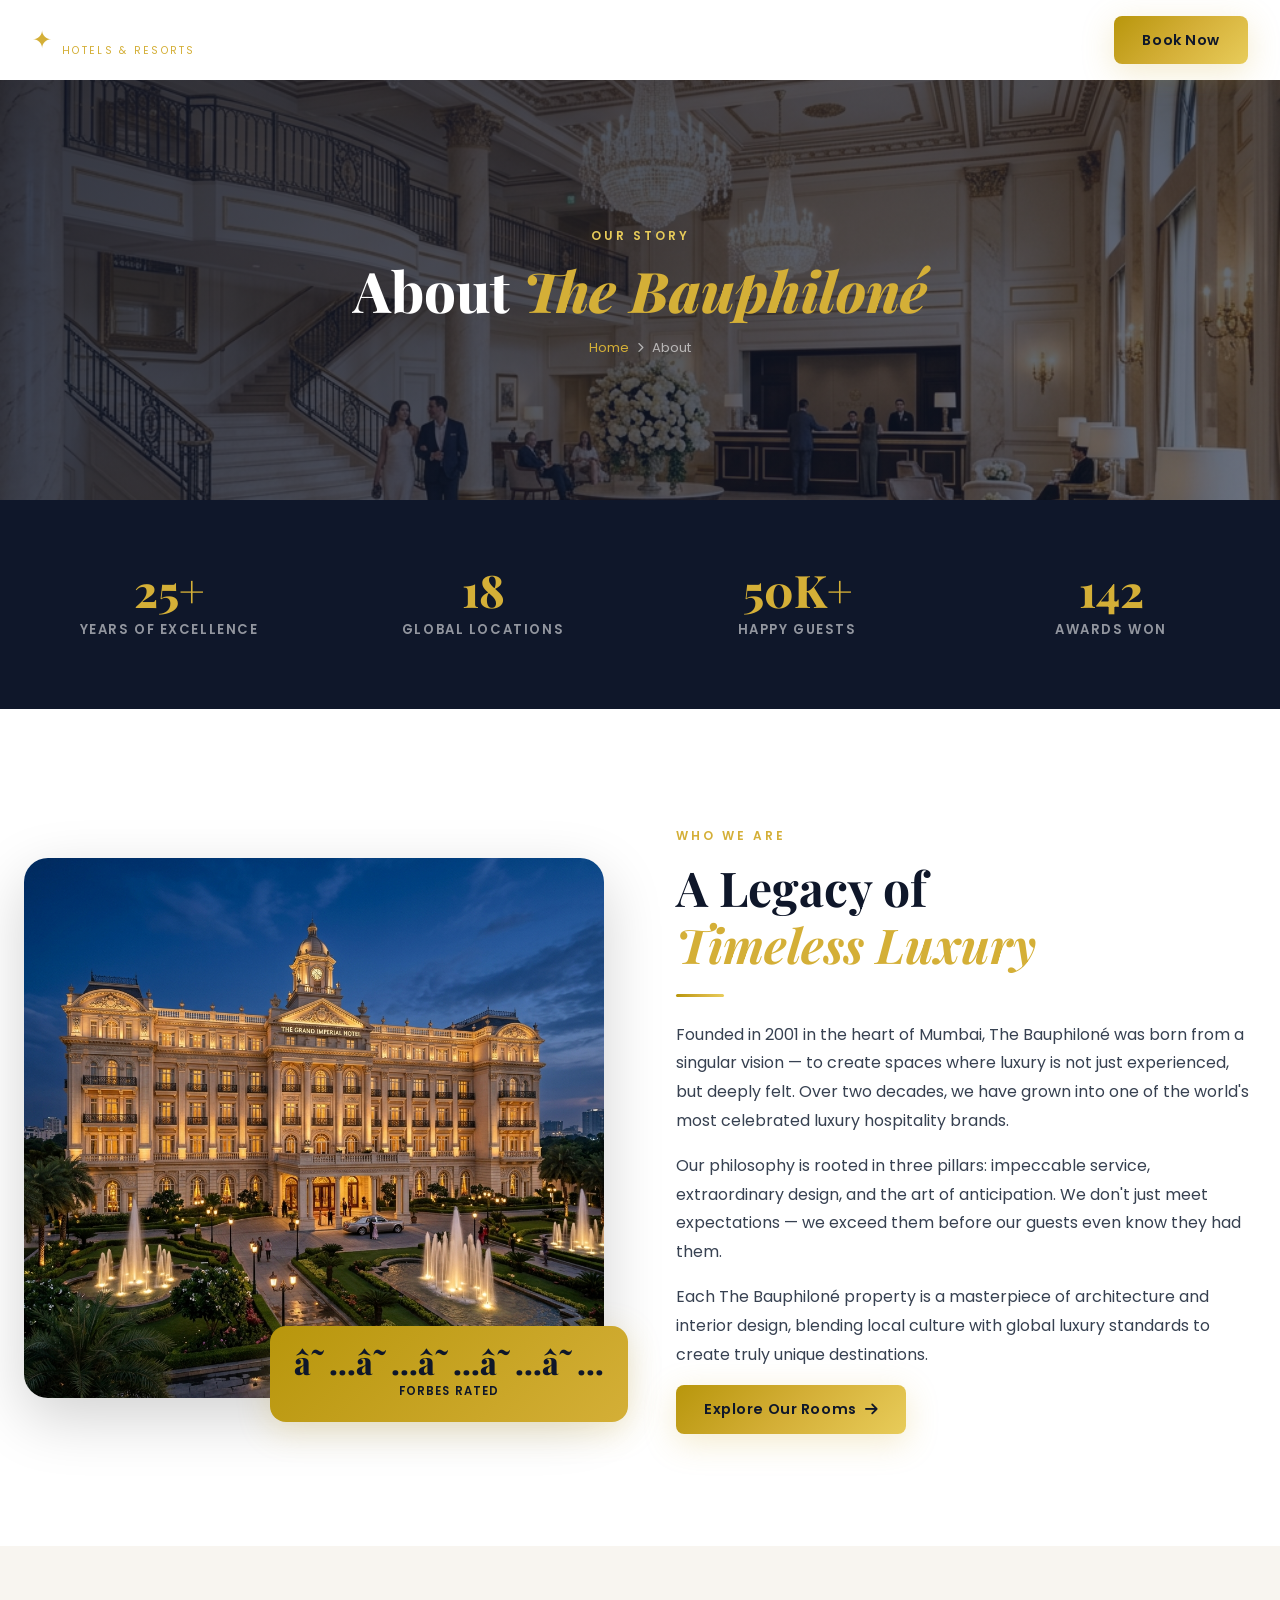
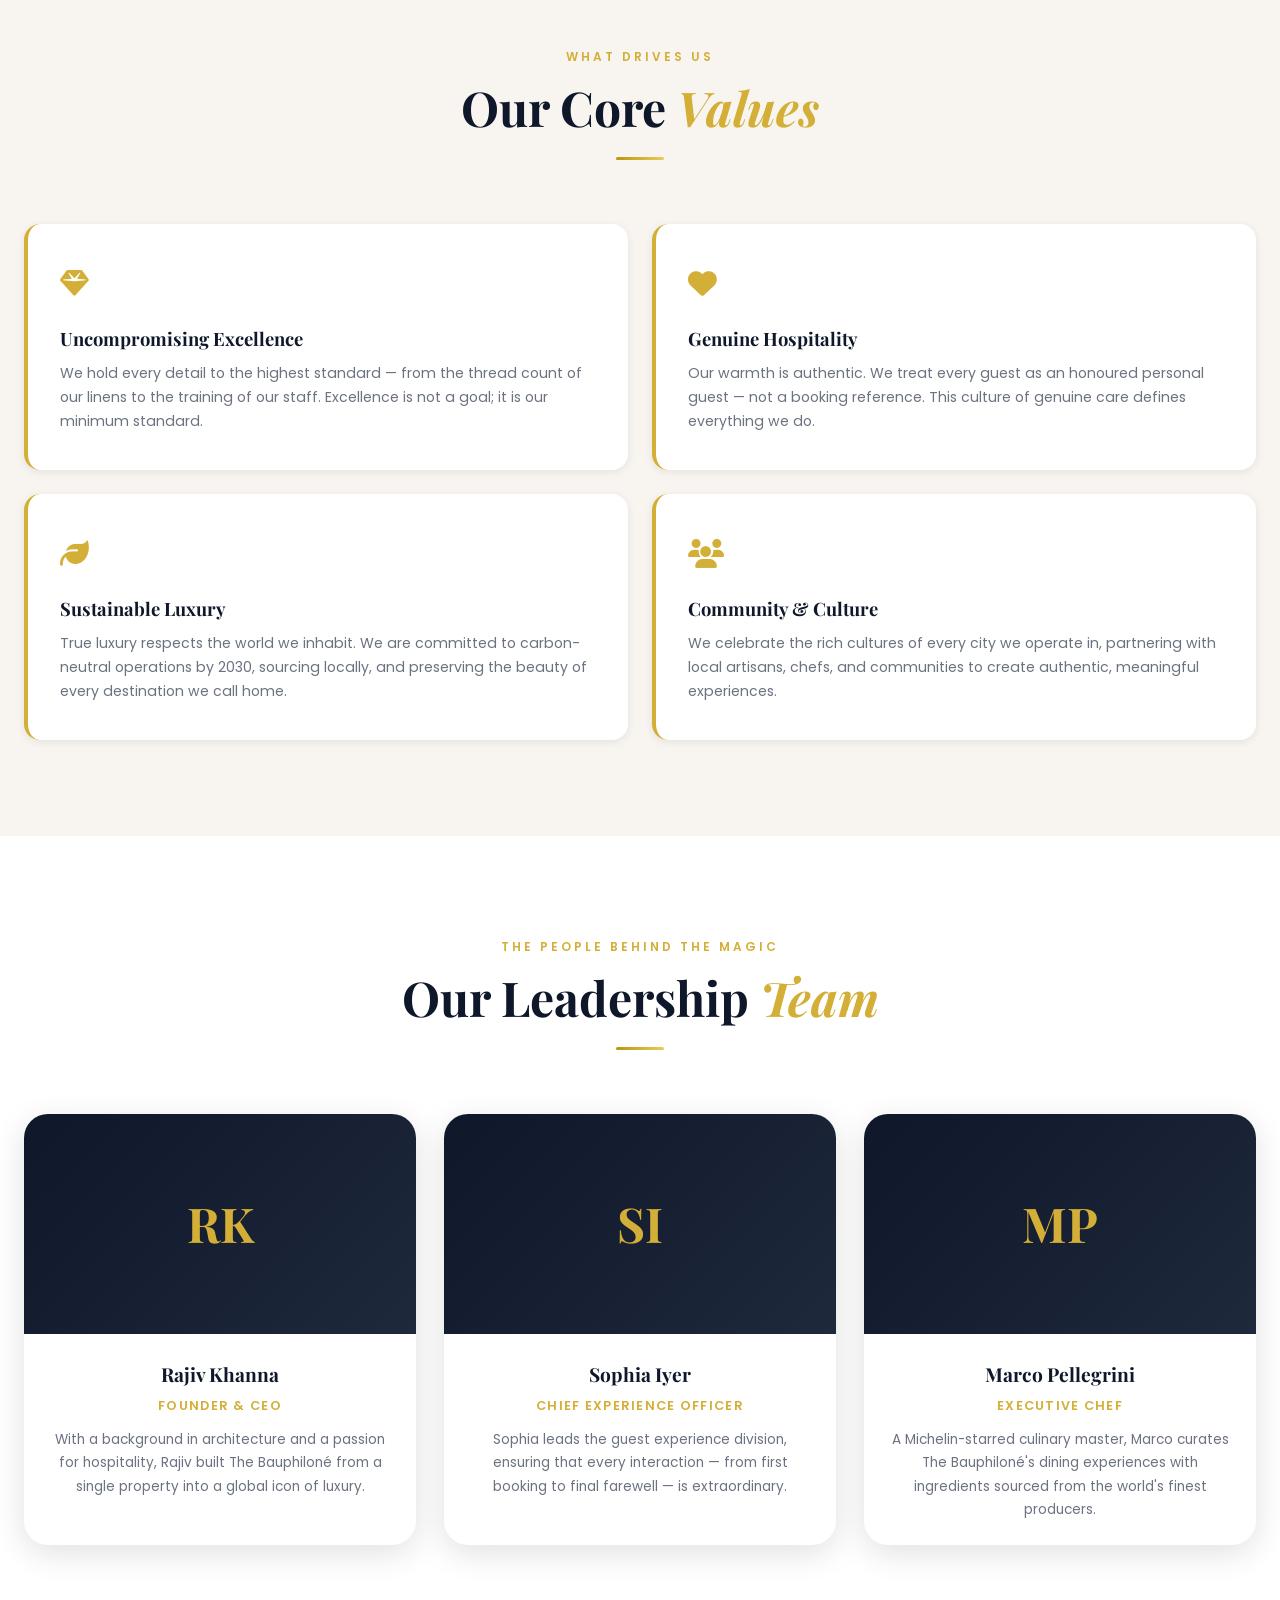
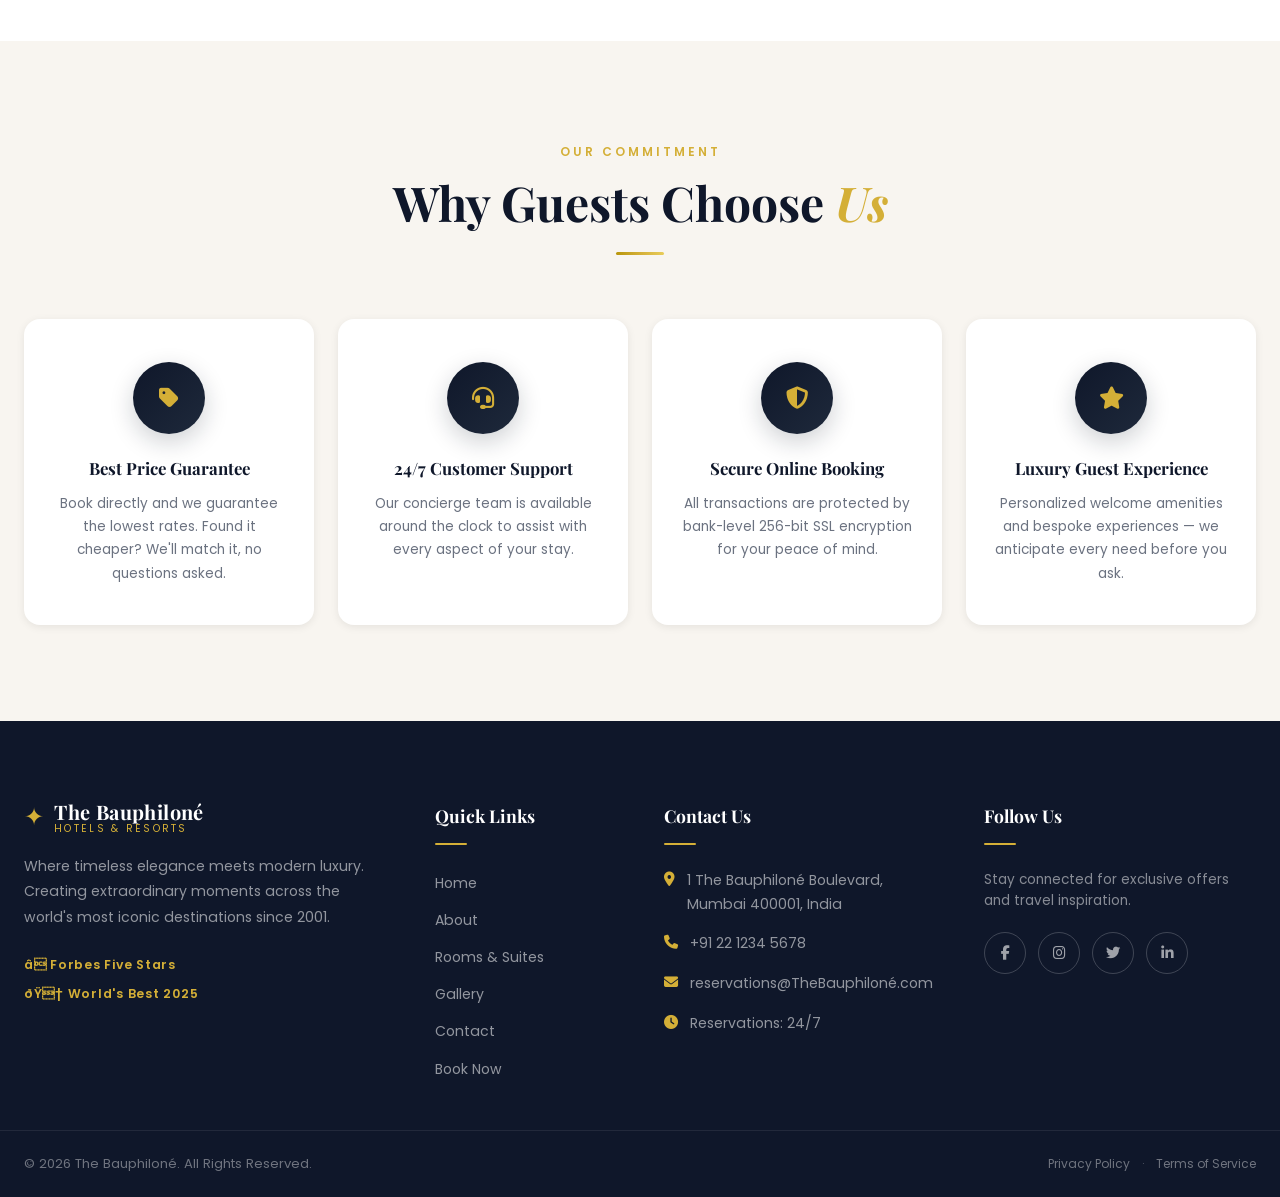
<file: about.html>
﻿<!DOCTYPE html>
<html lang="en">
<head>
  <meta charset="UTF-8" />
  <meta name="viewport" content="width=device-width, initial-scale=1.0" />
  <title>About Us | The Bauphiloné</title>
  <meta name="description" content="Learn about The Bauphiloné — over 25 years of world-class luxury hospitality, fine dining, and exceptional guest experiences." />
  <link rel="preconnect" href="https://fonts.googleapis.com" />
  <link rel="preconnect" href="https://fonts.gstatic.com" crossorigin />
  <link href="https://fonts.googleapis.com/css2?family=Playfair+Display:ital,wght@0,400;0,500;0,600;0,700;0,800;1,400;1,600&family=Poppins:wght@300;400;500;600;700&display=swap" rel="stylesheet" />
  <link rel="stylesheet" href="https://cdnjs.cloudflare.com/ajax/libs/font-awesome/6.5.0/css/all.min.css" />
  <link rel="stylesheet" href="css/style.css" />
  <style>
    /* Page Hero */
    .page-hero {
      position: relative;
      height: 420px;
      display: flex;
      align-items: center;
      justify-content: center;
      overflow: hidden;
      margin-top: var(--nav-h);
    }
    .page-hero-bg {
      position: absolute;
      inset: 0;
    }
    .page-hero-bg img {
      width: 100%; height: 100%;
      object-fit: cover;
      object-position: center 40%;
    }
    .page-hero-overlay {
      position: absolute;
      inset: 0;
      background: linear-gradient(135deg, rgba(15,23,42,0.82) 0%, rgba(15,23,42,0.60) 100%);
    }
    .page-hero-content {
      position: relative;
      z-index: 2;
      text-align: center;
      padding: 0 24px;
    }
    .page-hero-content .section-eyebrow { color: var(--gold-light); }
    .page-hero-title {
      font-family: var(--ff-heading);
      font-size: clamp(2.2rem, 5vw, 3.5rem);
      font-weight: 800;
      color: var(--white);
      line-height: 1.15;
      margin-bottom: 12px;
    }
    .page-hero-title em { color: var(--gold); font-style: italic; }
    .page-hero-breadcrumb {
      display: flex;
      align-items: center;
      justify-content: center;
      gap: 8px;
      font-size: 0.82rem;
      color: rgba(255,255,255,0.6);
      margin-top: 14px;
    }
    .page-hero-breadcrumb a { color: var(--gold); }
    .page-hero-breadcrumb i { font-size: 0.65rem; }

    /* Stats Row */
    .stats-section {
      background: var(--navy);
      padding: 52px 0;
    }
    .stats-grid {
      display: grid;
      grid-template-columns: repeat(4, 1fr);
      gap: 24px;
      text-align: center;
    }
    .stat-item { padding: 16px; }
    .stat-number {
      font-family: var(--ff-heading);
      font-size: 2.8rem;
      font-weight: 800;
      color: var(--gold);
      line-height: 1;
      margin-bottom: 6px;
    }
    .stat-label {
      font-size: 0.82rem;
      font-weight: 600;
      letter-spacing: 0.12em;
      text-transform: uppercase;
      color: rgba(255,255,255,0.55);
    }

    /* Team Cards */
    .team-grid {
      display: grid;
      grid-template-columns: repeat(3, 1fr);
      gap: 28px;
    }
    .team-card {
      background: var(--white);
      border-radius: var(--radius-lg);
      overflow: hidden;
      box-shadow: var(--shadow-md);
      transition: var(--transition);
      text-align: center;
    }
    .team-card:hover { transform: translateY(-8px); box-shadow: var(--shadow-lg); }
    .team-avatar {
      width: 100%;
      height: 220px;
      object-fit: cover;
      object-position: top;
    }
    .team-avatar-placeholder {
      width: 100%;
      height: 220px;
      background: linear-gradient(135deg, var(--navy) 0%, var(--navy-800) 100%);
      display: flex;
      align-items: center;
      justify-content: center;
      font-family: var(--ff-heading);
      font-size: 3rem;
      font-weight: 700;
      color: var(--gold);
    }
    .team-body { padding: 24px; }
    .team-name {
      font-family: var(--ff-heading);
      font-size: 1.2rem;
      font-weight: 700;
      color: var(--navy);
      margin-bottom: 4px;
    }
    .team-role {
      font-size: 0.8rem;
      font-weight: 600;
      letter-spacing: 0.1em;
      text-transform: uppercase;
      color: var(--gold);
      margin-bottom: 12px;
    }
    .team-bio {
      font-size: 0.85rem;
      color: var(--text-muted);
      line-height: 1.7;
    }

    /* Values */
    .values-grid {
      display: grid;
      grid-template-columns: repeat(2, 1fr);
      gap: 24px;
    }
    .value-card {
      background: var(--white);
      border-radius: var(--radius-md);
      padding: 36px 32px;
      border-left: 4px solid var(--gold);
      box-shadow: var(--shadow-sm);
      transition: var(--transition);
    }
    .value-card:hover { transform: translateX(6px); box-shadow: var(--shadow-md); }
    .value-icon {
      font-size: 1.8rem;
      color: var(--gold);
      margin-bottom: 14px;
    }
    .value-title {
      font-family: var(--ff-heading);
      font-size: 1.15rem;
      font-weight: 700;
      color: var(--navy);
      margin-bottom: 8px;
    }
    .value-desc { font-size: 0.88rem; color: var(--text-muted); line-height: 1.7; }

    @media (max-width: 768px) {
      .stats-grid { grid-template-columns: repeat(2, 1fr); }
      .team-grid  { grid-template-columns: 1fr; }
      .values-grid { grid-template-columns: 1fr; }
    }
  </style>
</head>
<body>

  <!-- NAVBAR -->
  <header id="navbar" class="navbar" role="banner">
    <div class="nav-container">
      <a href="index.html" class="nav-logo" aria-label="The Bauphiloné Home">
        <span class="logo-icon">✦</span>
        <span class="logo-text">
          <span class="logo-main">The Bauphiloné</span>
          <span class="logo-sub">Hotels &amp; Resorts</span>
        </span>
      </a>
      <nav class="nav-menu" id="navMenu" role="navigation" aria-label="Main navigation">
        <ul class="nav-list">
          <li><a href="index.html" class="nav-link">Home</a></li>
          <li><a href="about.html" class="nav-link active">About</a></li>
          <li><a href="rooms.html" class="nav-link">Rooms &amp; Suites</a></li>
          <li><a href="gallery.html" class="nav-link">Gallery</a></li>
          <li><a href="contact.html" class="nav-link">Contact</a></li>
        </ul>
      </nav>
      <div class="nav-actions">
        <button id="loginBtn" class="btn btn-ghost">Login</button>
        <a href="index.html#booking" class="btn btn-gold">Book Now</a>
        <button class="hamburger" id="hamburger" aria-label="Toggle menu" aria-expanded="false">
          <span class="bar"></span><span class="bar"></span><span class="bar"></span>
        </button>
      </div>
    </div>
  </header>

  <main>
    <!-- PAGE HERO -->
    <section class="page-hero" aria-label="About page hero">
      <div class="page-hero-bg">
        <img src="images/hotel_lobby.png" alt="Grand The Bauphiloné hotel lobby interior" />
        <div class="page-hero-overlay"></div>
      </div>
      <div class="page-hero-content">
        <div class="section-eyebrow">Our Story</div>
        <h1 class="page-hero-title">About <em>The Bauphiloné</em></h1>
        <nav class="page-hero-breadcrumb" aria-label="Breadcrumb">
          <a href="index.html">Home</a>
          <i class="fas fa-chevron-right" aria-hidden="true"></i>
          <span>About</span>
        </nav>
      </div>
    </section>

    <!-- STATS -->
    <section class="stats-section" aria-label="Hotel statistics">
      <div class="container">
        <div class="stats-grid">
          <div class="stat-item reveal">
            <div class="stat-number">25+</div>
            <div class="stat-label">Years of Excellence</div>
          </div>
          <div class="stat-item reveal reveal-delay-1">
            <div class="stat-number">18</div>
            <div class="stat-label">Global Locations</div>
          </div>
          <div class="stat-item reveal reveal-delay-2">
            <div class="stat-number">50K+</div>
            <div class="stat-label">Happy Guests</div>
          </div>
          <div class="stat-item reveal reveal-delay-3">
            <div class="stat-number">142</div>
            <div class="stat-label">Awards Won</div>
          </div>
        </div>
      </div>
    </section>

    <!-- WELCOME / STORY -->
    <section class="welcome-section section-pad" aria-labelledby="aboutStoryHeading">
      <div class="container">
        <div class="welcome-grid">
          <div class="welcome-image-col reveal">
            <div class="welcome-img-wrapper">
              <img src="images/hotel_hero.png" alt="The Bauphiloné grand exterior at twilight" class="welcome-img" loading="lazy" />
              <div class="img-badge">
                <span class="badge-num">â˜…â˜…â˜…â˜…â˜…</span>
                <span class="badge-label">Forbes Rated</span>
              </div>
            </div>
          </div>
          <div class="welcome-content-col reveal reveal-delay-1">
            <div class="section-eyebrow">Who We Are</div>
            <h2 id="aboutStoryHeading" class="section-title">A Legacy of<br /><em>Timeless Luxury</em></h2>
            <div class="gold-divider"></div>
            <p class="welcome-text">Founded in 2001 in the heart of Mumbai, The Bauphiloné was born from a singular vision — to create spaces where luxury is not just experienced, but deeply felt. Over two decades, we have grown into one of the world's most celebrated luxury hospitality brands.</p>
            <p class="welcome-text">Our philosophy is rooted in three pillars: impeccable service, extraordinary design, and the art of anticipation. We don't just meet expectations — we exceed them before our guests even know they had them.</p>
            <p class="welcome-text">Each The Bauphiloné property is a masterpiece of architecture and interior design, blending local culture with global luxury standards to create truly unique destinations.</p>
            <a href="rooms.html" class="btn btn-gold">Explore Our Rooms <i class="fas fa-arrow-right" aria-hidden="true"></i></a>
          </div>
        </div>
      </div>
    </section>

    <!-- OUR VALUES -->
    <section class="section-pad bg-beige" aria-labelledby="valuesHeading">
      <div class="container">
        <div class="section-header reveal">
          <div class="section-eyebrow">What Drives Us</div>
          <h2 id="valuesHeading" class="section-title">Our Core <em>Values</em></h2>
          <div class="gold-divider center"></div>
        </div>
        <div class="values-grid">
          <div class="value-card reveal">
            <div class="value-icon"><i class="fas fa-gem" aria-hidden="true"></i></div>
            <h3 class="value-title">Uncompromising Excellence</h3>
            <p class="value-desc">We hold every detail to the highest standard — from the thread count of our linens to the training of our staff. Excellence is not a goal; it is our minimum standard.</p>
          </div>
          <div class="value-card reveal reveal-delay-1">
            <div class="value-icon"><i class="fas fa-heart" aria-hidden="true"></i></div>
            <h3 class="value-title">Genuine Hospitality</h3>
            <p class="value-desc">Our warmth is authentic. We treat every guest as an honoured personal guest — not a booking reference. This culture of genuine care defines everything we do.</p>
          </div>
          <div class="value-card reveal reveal-delay-2">
            <div class="value-icon"><i class="fas fa-leaf" aria-hidden="true"></i></div>
            <h3 class="value-title">Sustainable Luxury</h3>
            <p class="value-desc">True luxury respects the world we inhabit. We are committed to carbon-neutral operations by 2030, sourcing locally, and preserving the beauty of every destination we call home.</p>
          </div>
          <div class="value-card reveal reveal-delay-3">
            <div class="value-icon"><i class="fas fa-users" aria-hidden="true"></i></div>
            <h3 class="value-title">Community &amp; Culture</h3>
            <p class="value-desc">We celebrate the rich cultures of every city we operate in, partnering with local artisans, chefs, and communities to create authentic, meaningful experiences.</p>
          </div>
        </div>
      </div>
    </section>

    <!-- LEADERSHIP TEAM -->
    <section class="section-pad" aria-labelledby="teamHeading">
      <div class="container">
        <div class="section-header reveal">
          <div class="section-eyebrow">The People Behind The Magic</div>
          <h2 id="teamHeading" class="section-title">Our Leadership <em>Team</em></h2>
          <div class="gold-divider center"></div>
        </div>
        <div class="team-grid">
          <div class="team-card reveal">
            <div class="team-avatar-placeholder">RK</div>
            <div class="team-body">
              <h3 class="team-name">Rajiv Khanna</h3>
              <div class="team-role">Founder &amp; CEO</div>
              <p class="team-bio">With a background in architecture and a passion for hospitality, Rajiv built The Bauphiloné from a single property into a global icon of luxury.</p>
            </div>
          </div>
          <div class="team-card reveal reveal-delay-1">
            <div class="team-avatar-placeholder">SI</div>
            <div class="team-body">
              <h3 class="team-name">Sophia Iyer</h3>
              <div class="team-role">Chief Experience Officer</div>
              <p class="team-bio">Sophia leads the guest experience division, ensuring that every interaction — from first booking to final farewell — is extraordinary.</p>
            </div>
          </div>
          <div class="team-card reveal reveal-delay-2">
            <div class="team-avatar-placeholder">MP</div>
            <div class="team-body">
              <h3 class="team-name">Marco Pellegrini</h3>
              <div class="team-role">Executive Chef</div>
              <p class="team-bio">A Michelin-starred culinary master, Marco curates The Bauphiloné's dining experiences with ingredients sourced from the world's finest producers.</p>
            </div>
          </div>
        </div>
      </div>
    </section>

    <!-- WHY CHOOSE US (reused) -->
    <section class="why-section section-pad bg-beige" aria-labelledby="whyAboutHeading">
      <div class="container">
        <div class="section-header reveal">
          <div class="section-eyebrow">Our Commitment</div>
          <h2 id="whyAboutHeading" class="section-title">Why Guests Choose <em>Us</em></h2>
          <div class="gold-divider center"></div>
        </div>
        <div class="why-grid">
          <div class="why-card reveal">
            <div class="why-icon-circle"><i class="fas fa-tag" aria-hidden="true"></i></div>
            <h3 class="why-title">Best Price Guarantee</h3>
            <p class="why-desc">Book directly and we guarantee the lowest rates. Found it cheaper? We'll match it, no questions asked.</p>
          </div>
          <div class="why-card reveal reveal-delay-1">
            <div class="why-icon-circle"><i class="fas fa-headset" aria-hidden="true"></i></div>
            <h3 class="why-title">24/7 Customer Support</h3>
            <p class="why-desc">Our concierge team is available around the clock to assist with every aspect of your stay.</p>
          </div>
          <div class="why-card reveal reveal-delay-2">
            <div class="why-icon-circle"><i class="fas fa-shield-alt" aria-hidden="true"></i></div>
            <h3 class="why-title">Secure Online Booking</h3>
            <p class="why-desc">All transactions are protected by bank-level 256-bit SSL encryption for your peace of mind.</p>
          </div>
          <div class="why-card reveal reveal-delay-3">
            <div class="why-icon-circle"><i class="fas fa-star" aria-hidden="true"></i></div>
            <h3 class="why-title">Luxury Guest Experience</h3>
            <p class="why-desc">Personalized welcome amenities and bespoke experiences — we anticipate every need before you ask.</p>
          </div>
        </div>
      </div>
    </section>
  </main>

  <!-- FOOTER -->
  <footer id="contact" class="footer" role="contentinfo">
    <div class="footer-main">
      <div class="container">
        <div class="footer-grid">
          <div class="footer-col footer-brand">
            <div class="footer-logo">
              <span class="logo-icon">✦</span>
              <span class="logo-text">
                <span class="logo-main">The Bauphiloné</span>
                <span class="logo-sub">Hotels &amp; Resorts</span>
              </span>
            </div>
            <p class="footer-desc">Where timeless elegance meets modern luxury. Creating extraordinary moments across the world's most iconic destinations since 2001.</p>
            <div class="footer-awards">
              <span class="award-badge">â­ Forbes Five Stars</span>
              <span class="award-badge">ðŸ† World's Best 2025</span>
            </div>
          </div>
          <div class="footer-col">
            <h3 class="footer-heading">Quick Links</h3>
            <ul class="footer-links" role="list">
              <li><a href="index.html" class="footer-link">Home</a></li>
              <li><a href="about.html" class="footer-link">About</a></li>
              <li><a href="rooms.html" class="footer-link">Rooms &amp; Suites</a></li>
              <li><a href="gallery.html" class="footer-link">Gallery</a></li>
              <li><a href="contact.html" class="footer-link">Contact</a></li>
              <li><a href="index.html#booking" class="footer-link">Book Now</a></li>
            </ul>
          </div>
          <div class="footer-col">
            <h3 class="footer-heading">Contact Us</h3>
            <address class="footer-contact" style="font-style:normal;">
              <div class="contact-item"><i class="fas fa-map-marker-alt" aria-hidden="true"></i><span>1 The Bauphiloné Boulevard,<br />Mumbai 400001, India</span></div>
              <div class="contact-item"><i class="fas fa-phone" aria-hidden="true"></i><a href="tel:+912212345678" class="footer-link">+91 22 1234 5678</a></div>
              <div class="contact-item"><i class="fas fa-envelope" aria-hidden="true"></i><a href="mailto:reservations@TheBauphiloné.com" class="footer-link">reservations@TheBauphiloné.com</a></div>
              <div class="contact-item"><i class="fas fa-clock" aria-hidden="true"></i><span>Reservations: 24/7</span></div>
            </address>
          </div>
          <div class="footer-col">
            <h3 class="footer-heading">Follow Us</h3>
            <p class="footer-social-desc">Stay connected for exclusive offers and travel inspiration.</p>
            <div class="social-links" role="list">
              <a href="#" class="social-link" aria-label="Facebook"><i class="fab fa-facebook-f"></i></a>
              <a href="#" class="social-link" aria-label="Instagram"><i class="fab fa-instagram"></i></a>
              <a href="#" class="social-link" aria-label="Twitter"><i class="fab fa-twitter"></i></a>
              <a href="#" class="social-link" aria-label="LinkedIn"><i class="fab fa-linkedin-in"></i></a>
            </div>
          </div>
        </div>
      </div>
    </div>
    <div class="footer-bottom">
      <div class="container">
        <div class="footer-bottom-inner">
          <p class="copyright">&copy; 2026 The Bauphiloné. All Rights Reserved.</p>
          <div class="footer-legal">
            <a href="#" class="legal-link">Privacy Policy</a>
            <span>·</span>
            <a href="#" class="legal-link">Terms of Service</a>
          </div>
        </div>
      </div>
    </div>
  </footer>

  <button class="scroll-top" id="scrollTopBtn" aria-label="Scroll to top"><i class="fas fa-chevron-up"></i></button>

  <div class="modal-overlay" id="loginModal" role="dialog" aria-labelledby="loginModalTitle" aria-modal="true" style="display:none;">
    <div class="modal-box">
      <button class="modal-close" id="closeLoginModal" aria-label="Close login modal"><i class="fas fa-times"></i></button>
      <div class="modal-logo"><span class="logo-icon">✦</span><h2 id="loginModalTitle" class="modal-title">Welcome Back</h2></div>
      <form class="modal-form" id="loginForm" novalidate>
        <div class="form-group"><label for="loginEmail" class="form-label">Email Address</label><input type="email" id="loginEmail" class="form-input dark" placeholder="your@email.com" /></div>
        <div class="form-group"><label for="loginPassword" class="form-label">Password</label><input type="password" id="loginPassword" class="form-input dark" placeholder="••••••••" /></div>
        <button type="submit" class="btn btn-gold btn-full">Sign In</button>
        <p class="modal-footer-text">Don't have an account? <a href="#">Create one</a></p>
      </form>
    </div>
  </div>

  <script src="js/main.js"></script>
</body>
</html>
</file>
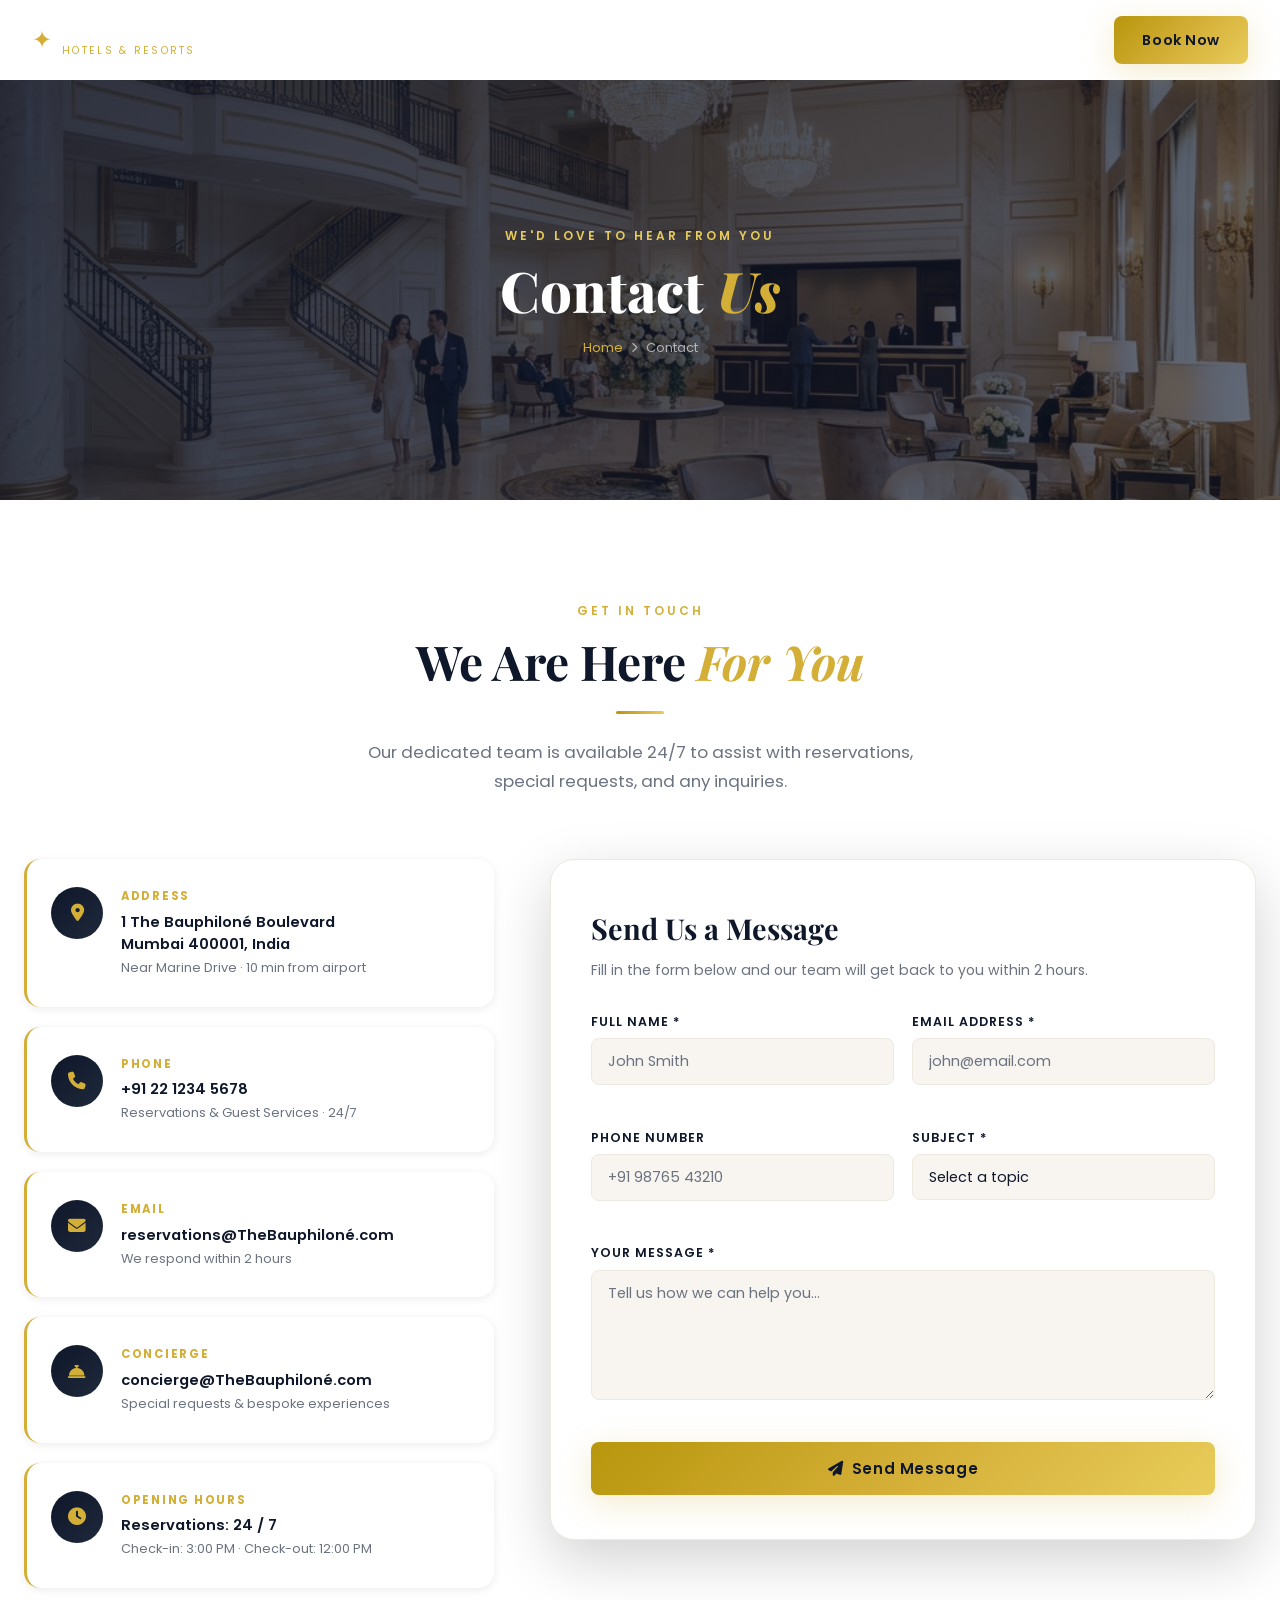
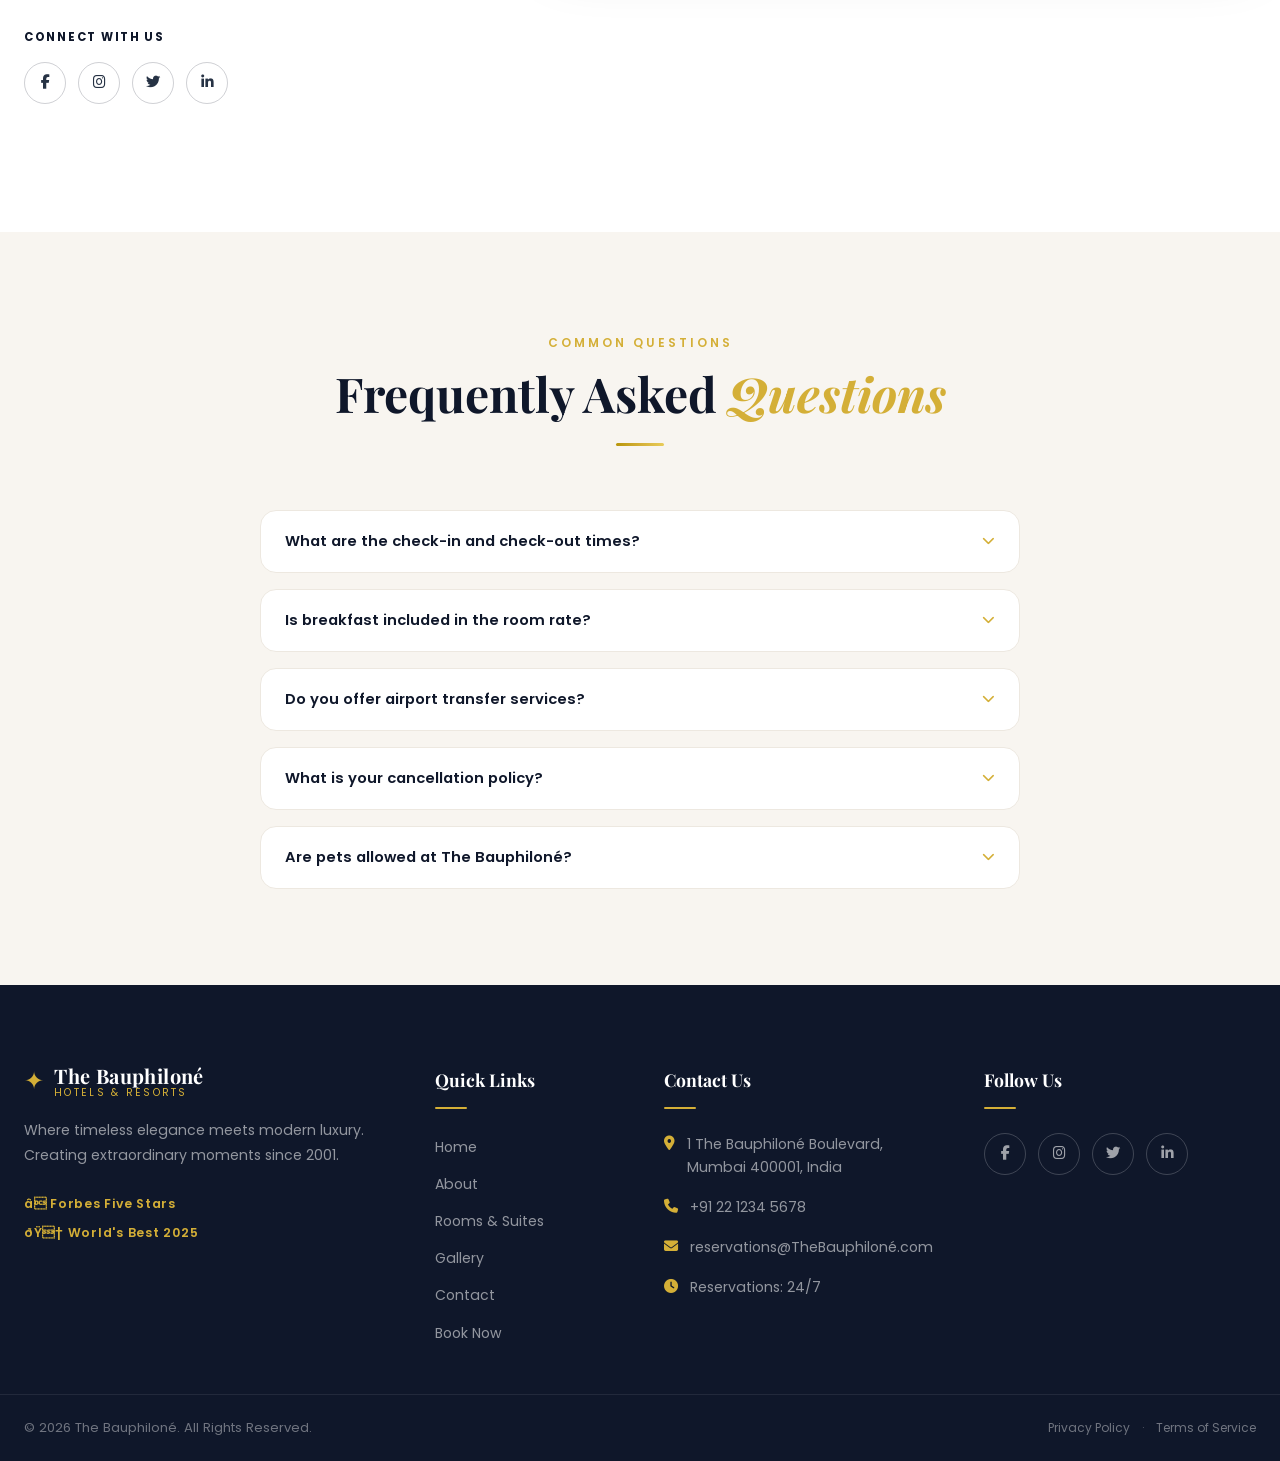
<file: contact.html>
<!DOCTYPE html>
<html lang="en">
<head>
  <meta charset="UTF-8" />
  <meta name="viewport" content="width=device-width, initial-scale=1.0" />
  <title>Contact Us | The Bauphiloné</title>
  <meta name="description" content="Get in touch with The Bauphiloné — reservations, inquiries, and directions. We are available 24/7 to assist you." />
  <link rel="preconnect" href="https://fonts.googleapis.com" />
  <link rel="preconnect" href="https://fonts.gstatic.com" crossorigin />
  <link href="https://fonts.googleapis.com/css2?family=Playfair+Display:ital,wght@0,400;0,500;0,600;0,700;0,800;1,400;1,600&family=Poppins:wght@300;400;500;600;700&display=swap" rel="stylesheet" />
  <link rel="stylesheet" href="https://cdnjs.cloudflare.com/ajax/libs/font-awesome/6.5.0/css/all.min.css" />
  <link rel="stylesheet" href="css/style.css" />
  <style>
    .page-hero {
      position: relative; height: 420px;
      display: flex; align-items: center; justify-content: center;
      overflow: hidden; margin-top: var(--nav-h);
    }
    .page-hero-bg { position: absolute; inset: 0; }
    .page-hero-bg img { width: 100%; height: 100%; object-fit: cover; object-position: center 50%; }
    .page-hero-overlay { position: absolute; inset: 0; background: linear-gradient(135deg, rgba(15,23,42,0.85) 0%, rgba(15,23,42,0.62) 100%); }
    .page-hero-content { position: relative; z-index: 2; text-align: center; padding: 0 24px; }
    .page-hero-content .section-eyebrow { color: var(--gold-light); }
    .page-hero-title { font-family: var(--ff-heading); font-size: clamp(2.2rem,5vw,3.5rem); font-weight: 800; color: var(--white); line-height: 1.15; margin-bottom: 12px; }
    .page-hero-title em { color: var(--gold); font-style: italic; }
    .page-hero-breadcrumb { display: flex; align-items: center; justify-content: center; gap: 8px; font-size: 0.82rem; color: rgba(255,255,255,0.6); margin-top: 14px; }
    .page-hero-breadcrumb a { color: var(--gold); }
    .page-hero-breadcrumb i { font-size: 0.65rem; }

    /* Contact Layout */
    .contact-grid {
      display: grid;
      grid-template-columns: 1fr 1.5fr;
      gap: 56px;
      align-items: start;
    }

    /* Contact Info Cards */
    .contact-info-cards {
      display: flex;
      flex-direction: column;
      gap: 20px;
    }
    .contact-info-card {
      background: var(--white);
      border-radius: var(--radius-md);
      padding: 28px 24px;
      display: flex;
      align-items: flex-start;
      gap: 18px;
      box-shadow: var(--shadow-sm);
      border-left: 3px solid var(--gold);
      transition: var(--transition);
    }
    .contact-info-card:hover { transform: translateX(6px); box-shadow: var(--shadow-md); }
    .contact-info-icon {
      width: 52px; height: 52px;
      border-radius: 50%;
      background: linear-gradient(135deg, var(--navy), var(--navy-800));
      display: flex; align-items: center; justify-content: center;
      color: var(--gold); font-size: 1.1rem;
      flex-shrink: 0;
    }
    .contact-info-label {
      font-size: 0.72rem; font-weight: 700;
      letter-spacing: 0.15em; text-transform: uppercase;
      color: var(--gold); margin-bottom: 4px;
    }
    .contact-info-value {
      font-size: 0.92rem; font-weight: 600;
      color: var(--navy); line-height: 1.5;
    }
    .contact-info-sub { font-size: 0.8rem; color: var(--text-muted); margin-top: 2px; }

    /* Contact Form */
    .contact-form-box {
      background: var(--white);
      border-radius: var(--radius-lg);
      padding: 44px 40px;
      box-shadow: var(--shadow-lg);
      border: 1px solid var(--beige-dark);
    }
    .contact-form-title {
      font-family: var(--ff-heading);
      font-size: 1.8rem; font-weight: 700; color: var(--navy);
      margin-bottom: 6px;
    }
    .contact-form-sub { font-size: 0.88rem; color: var(--text-muted); margin-bottom: 28px; }

    .contact-form { display: flex; flex-direction: column; gap: 18px; }
    .cf-row { display: grid; grid-template-columns: 1fr 1fr; gap: 18px; }
    .cf-group { display: flex; flex-direction: column; gap: 6px; }
    .cf-label {
      font-size: 0.78rem; font-weight: 600;
      letter-spacing: 0.08em; text-transform: uppercase;
      color: var(--navy);
    }
    .cf-input {
      width: 100%;
      padding: 12px 16px;
      border-radius: var(--radius-sm);
      border: 1.5px solid var(--beige-dark);
      background: var(--beige);
      color: var(--navy);
      font-size: 0.9rem;
      font-family: var(--ff-body);
      transition: var(--transition);
    }
    .cf-input:focus { border-color: var(--gold); background: var(--white); box-shadow: 0 0 0 3px rgba(212,175,55,0.15); outline: none; }
    .cf-input::placeholder { color: var(--text-muted); }
    textarea.cf-input { resize: vertical; min-height: 130px; }
    .cf-select { appearance: none; -webkit-appearance: none; cursor: pointer; }
    .cf-error { font-size: 0.72rem; color: var(--error); font-weight: 500; min-height: 18px; }

    /* Map placeholder */
    .map-section { background: var(--beige); }
    .map-placeholder {
      width: 100%;
      height: 380px;
      background: linear-gradient(135deg, var(--navy) 0%, var(--navy-800) 100%);
      border-radius: var(--radius-lg);
      display: flex;
      flex-direction: column;
      align-items: center;
      justify-content: center;
      gap: 16px;
      color: var(--white);
      font-family: var(--ff-heading);
      position: relative;
      overflow: hidden;
    }
    .map-placeholder::before {
      content: '';
      position: absolute;
      inset: 0;
      background: radial-gradient(ellipse at center, rgba(212,175,55,0.12) 0%, transparent 70%);
    }
    .map-icon { font-size: 3.5rem; color: var(--gold); position: relative; z-index: 1; }
    .map-title { font-size: 1.5rem; font-weight: 700; position: relative; z-index: 1; }
    .map-subtitle { font-family: var(--ff-body); font-size: 0.88rem; color: rgba(255,255,255,0.6); position: relative; z-index: 1; }

    /* FAQ */
    .faq-list { display: flex; flex-direction: column; gap: 16px; }
    .faq-item {
      background: var(--white);
      border-radius: var(--radius-md);
      border: 1px solid var(--beige-dark);
      overflow: hidden;
      transition: var(--transition);
    }
    .faq-item:hover { box-shadow: var(--shadow-sm); }
    .faq-question {
      width: 100%;
      display: flex;
      align-items: center;
      justify-content: space-between;
      padding: 20px 24px;
      font-size: 0.92rem;
      font-weight: 600;
      color: var(--navy);
      font-family: var(--ff-body);
      cursor: pointer;
      background: none;
      border: none;
      text-align: left;
      gap: 12px;
    }
    .faq-question:hover { color: var(--gold); }
    .faq-icon { color: var(--gold); font-size: 0.8rem; transition: transform 0.3s ease; flex-shrink: 0; }
    .faq-item.open .faq-icon { transform: rotate(180deg); }
    .faq-answer {
      padding: 0 24px;
      max-height: 0;
      overflow: hidden;
      font-size: 0.88rem;
      color: var(--text-muted);
      line-height: 1.8;
      transition: max-height 0.4s ease, padding 0.3s ease;
    }
    .faq-item.open .faq-answer { max-height: 200px; padding-bottom: 20px; }

    @media (max-width: 1024px) { .contact-grid { grid-template-columns: 1fr; gap: 36px; } }
    @media (max-width: 768px) { .cf-row { grid-template-columns: 1fr; } .contact-form-box { padding: 28px 20px; } }
  </style>
</head>
<body>

  <!-- NAVBAR -->
  <header id="navbar" class="navbar" role="banner">
    <div class="nav-container">
      <a href="index.html" class="nav-logo" aria-label="The Bauphiloné Home">
        <span class="logo-icon">✦</span>
        <span class="logo-text">
          <span class="logo-main">The Bauphiloné</span>
          <span class="logo-sub">Hotels &amp; Resorts</span>
        </span>
      </a>
      <nav class="nav-menu" id="navMenu" role="navigation" aria-label="Main navigation">
        <ul class="nav-list">
          <li><a href="index.html" class="nav-link">Home</a></li>
          <li><a href="about.html" class="nav-link">About</a></li>
          <li><a href="rooms.html" class="nav-link">Rooms &amp; Suites</a></li>
          <li><a href="gallery.html" class="nav-link">Gallery</a></li>
          <li><a href="contact.html" class="nav-link active">Contact</a></li>
        </ul>
      </nav>
      <div class="nav-actions">
        <button id="loginBtn" class="btn btn-ghost">Login</button>
        <a href="index.html#booking" class="btn btn-gold">Book Now</a>
        <button class="hamburger" id="hamburger" aria-label="Toggle menu" aria-expanded="false">
          <span class="bar"></span><span class="bar"></span><span class="bar"></span>
        </button>
      </div>
    </div>
  </header>

  <main>
    <!-- PAGE HERO -->
    <section class="page-hero" aria-label="Contact page hero">
      <div class="page-hero-bg">
        <img src="images/hotel_lobby.png" alt="The Bauphiloné grand lobby" />
        <div class="page-hero-overlay"></div>
      </div>
      <div class="page-hero-content">
        <div class="section-eyebrow">We'd Love To Hear From You</div>
        <h1 class="page-hero-title">Contact <em>Us</em></h1>
        <nav class="page-hero-breadcrumb" aria-label="Breadcrumb">
          <a href="index.html">Home</a>
          <i class="fas fa-chevron-right" aria-hidden="true"></i>
          <span>Contact</span>
        </nav>
      </div>
    </section>

    <!-- CONTACT SECTION -->
    <section class="section-pad" aria-labelledby="contactMainHeading">
      <div class="container">
        <div class="section-header reveal">
          <div class="section-eyebrow">Get In Touch</div>
          <h2 id="contactMainHeading" class="section-title">We Are Here <em>For You</em></h2>
          <div class="gold-divider center"></div>
          <p class="section-desc">Our dedicated team is available 24/7 to assist with reservations, special requests, and any inquiries.</p>
        </div>

        <div class="contact-grid">
          <!-- Info Cards -->
          <div class="contact-info-cards">
            <div class="contact-info-card reveal">
              <div class="contact-info-icon"><i class="fas fa-map-marker-alt" aria-hidden="true"></i></div>
              <div>
                <div class="contact-info-label">Address</div>
                <div class="contact-info-value">1 The Bauphiloné Boulevard<br />Mumbai 400001, India</div>
                <div class="contact-info-sub">Near Marine Drive · 10 min from airport</div>
              </div>
            </div>
            <div class="contact-info-card reveal">
              <div class="contact-info-icon"><i class="fas fa-phone" aria-hidden="true"></i></div>
              <div>
                <div class="contact-info-label">Phone</div>
                <div class="contact-info-value"><a href="tel:+912212345678" style="color:inherit;">+91 22 1234 5678</a></div>
                <div class="contact-info-sub">Reservations &amp; Guest Services · 24/7</div>
              </div>
            </div>
            <div class="contact-info-card reveal">
              <div class="contact-info-icon"><i class="fas fa-envelope" aria-hidden="true"></i></div>
              <div>
                <div class="contact-info-label">Email</div>
                <div class="contact-info-value"><a href="mailto:reservations@TheBauphiloné.com" style="color:inherit;">reservations@TheBauphiloné.com</a></div>
                <div class="contact-info-sub">We respond within 2 hours</div>
              </div>
            </div>
            <div class="contact-info-card reveal">
              <div class="contact-info-icon"><i class="fas fa-concierge-bell" aria-hidden="true"></i></div>
              <div>
                <div class="contact-info-label">Concierge</div>
                <div class="contact-info-value">concierge@TheBauphiloné.com</div>
                <div class="contact-info-sub">Special requests &amp; bespoke experiences</div>
              </div>
            </div>
            <div class="contact-info-card reveal">
              <div class="contact-info-icon"><i class="fas fa-clock" aria-hidden="true"></i></div>
              <div>
                <div class="contact-info-label">Opening Hours</div>
                <div class="contact-info-value">Reservations: 24 / 7</div>
                <div class="contact-info-sub">Check-in: 3:00 PM · Check-out: 12:00 PM</div>
              </div>
            </div>

            <!-- Social -->
            <div style="padding: 20px 0 0;">
              <div class="contact-info-label" style="margin-bottom: 14px; color: var(--navy);">Connect With Us</div>
              <div class="social-links" role="list">
                <a href="#" class="social-link" aria-label="Facebook" style="border-color:rgba(15,23,42,0.2);color:var(--navy-700);"><i class="fab fa-facebook-f"></i></a>
                <a href="#" class="social-link" aria-label="Instagram" style="border-color:rgba(15,23,42,0.2);color:var(--navy-700);"><i class="fab fa-instagram"></i></a>
                <a href="#" class="social-link" aria-label="Twitter" style="border-color:rgba(15,23,42,0.2);color:var(--navy-700);"><i class="fab fa-twitter"></i></a>
                <a href="#" class="social-link" aria-label="LinkedIn" style="border-color:rgba(15,23,42,0.2);color:var(--navy-700);"><i class="fab fa-linkedin-in"></i></a>
              </div>
            </div>
          </div>

          <!-- Contact Form -->
          <div class="contact-form-box reveal reveal-delay-2">
            <h2 class="contact-form-title">Send Us a Message</h2>
            <p class="contact-form-sub">Fill in the form below and our team will get back to you within 2 hours.</p>

            <form class="contact-form" id="contactForm" novalidate>
              <div class="cf-row">
                <div class="cf-group">
                  <label for="cfName" class="cf-label">Full Name *</label>
                  <input type="text" id="cfName" name="name" class="cf-input" placeholder="John Smith" aria-required="true" />
                  <span class="cf-error" id="cfNameError" role="alert"></span>
                </div>
                <div class="cf-group">
                  <label for="cfEmail" class="cf-label">Email Address *</label>
                  <input type="email" id="cfEmail" name="email" class="cf-input" placeholder="john@email.com" aria-required="true" />
                  <span class="cf-error" id="cfEmailError" role="alert"></span>
                </div>
              </div>
              <div class="cf-row">
                <div class="cf-group">
                  <label for="cfPhone" class="cf-label">Phone Number</label>
                  <input type="tel" id="cfPhone" name="phone" class="cf-input" placeholder="+91 98765 43210" />
                </div>
                <div class="cf-group">
                  <label for="cfSubject" class="cf-label">Subject *</label>
                  <select id="cfSubject" name="subject" class="cf-input cf-select" aria-required="true">
                    <option value="">Select a topic</option>
                    <option value="reservation">Room Reservation</option>
                    <option value="event">Events &amp; Weddings</option>
                    <option value="dining">Dining Reservation</option>
                    <option value="spa">Spa Booking</option>
                    <option value="feedback">Feedback</option>
                    <option value="other">Other Inquiry</option>
                  </select>
                  <span class="cf-error" id="cfSubjectError" role="alert"></span>
                </div>
              </div>
              <div class="cf-group">
                <label for="cfMessage" class="cf-label">Your Message *</label>
                <textarea id="cfMessage" name="message" class="cf-input" placeholder="Tell us how we can help you..." aria-required="true"></textarea>
                <span class="cf-error" id="cfMessageError" role="alert"></span>
              </div>
              <button type="submit" class="btn btn-gold btn-full" id="cfSubmitBtn" style="font-size:0.95rem;padding:15px 28px;">
                <i class="fas fa-paper-plane" aria-hidden="true"></i> Send Message
              </button>
              <div class="booking-success" id="cfSuccess" role="status" aria-live="polite" style="display:none;background:var(--beige);border-radius:var(--radius-md);padding:24px;text-align:center;color:var(--navy);">
                <i class="fas fa-check-circle" style="font-size:2.5rem;color:var(--success);display:block;margin-bottom:10px;"></i>
                <strong>Message Sent!</strong><br />Thank you for reaching out. Our team will contact you within 2 hours.
              </div>
            </form>
          </div>
        </div>
      </div>
    </section>



    <!-- FAQ -->
    <section class="section-pad bg-beige" aria-labelledby="faqHeading">
      <div class="container">
        <div class="section-header reveal">
          <div class="section-eyebrow">Common Questions</div>
          <h2 id="faqHeading" class="section-title">Frequently Asked <em>Questions</em></h2>
          <div class="gold-divider center"></div>
        </div>
        <div class="faq-list" style="max-width:760px;margin:0 auto;" role="list">
          <div class="faq-item reveal" role="listitem">
            <button class="faq-question" aria-expanded="false">
              What are the check-in and check-out times?
              <i class="fas fa-chevron-down faq-icon" aria-hidden="true"></i>
            </button>
            <div class="faq-answer">Standard check-in is at 3:00 PM and check-out is at 12:00 PM noon. Early check-in and late check-out are available upon request, subject to availability. Suite guests and members enjoy flexible timing as a complimentary benefit.</div>
          </div>
          <div class="faq-item reveal" role="listitem">
            <button class="faq-question" aria-expanded="false">
              Is breakfast included in the room rate?
              <i class="fas fa-chevron-down faq-icon" aria-hidden="true"></i>
            </button>
            <div class="faq-answer">Complimentary breakfast is included with all Deluxe Rooms, Executive Suites, and Presidential Suites. Penthouse guests enjoy in-suite breakfast service prepared by a private chef. Breakfast is served daily from 7:00 AM to 11:00 AM.</div>
          </div>
          <div class="faq-item reveal" role="listitem">
            <button class="faq-question" aria-expanded="false">
              Do you offer airport transfer services?
              <i class="fas fa-chevron-down faq-icon" aria-hidden="true"></i>
            </button>
            <div class="faq-answer">Yes — we offer complimentary luxury chauffeur-driven airport transfers for all suite and penthouse bookings. Standard room guests can arrange transfers at a preferential rate through our concierge. Please inform us of your flight details 24 hours in advance.</div>
          </div>
          <div class="faq-item reveal" role="listitem">
            <button class="faq-question" aria-expanded="false">
              What is your cancellation policy?
              <i class="fas fa-chevron-down faq-icon" aria-hidden="true"></i>
            </button>
            <div class="faq-answer">Reservations may be cancelled up to 48 hours before arrival for a full refund. Cancellations within 48 hours are subject to a one-night charge. Presidential Suite and Penthouse reservations require 7-day advance notice for full refund.</div>
          </div>
          <div class="faq-item reveal" role="listitem">
            <button class="faq-question" aria-expanded="false">
              Are pets allowed at The Bauphiloné?
              <i class="fas fa-chevron-down faq-icon" aria-hidden="true"></i>
            </button>
            <div class="faq-answer">We welcome well-behaved pets in select Deluxe Rooms with prior arrangement. Our concierge can arrange pet amenities, walking services, and veterinary contacts. A pet fee of $50 per night applies. Please contact us in advance to arrange your pet's stay.</div>
          </div>
        </div>
      </div>
    </section>
  </main>

  <!-- FOOTER -->
  <footer class="footer" role="contentinfo">
    <div class="footer-main">
      <div class="container">
        <div class="footer-grid">
          <div class="footer-col footer-brand">
            <div class="footer-logo"><span class="logo-icon">✦</span><span class="logo-text"><span class="logo-main">The Bauphiloné</span><span class="logo-sub">Hotels &amp; Resorts</span></span></div>
            <p class="footer-desc">Where timeless elegance meets modern luxury. Creating extraordinary moments since 2001.</p>
            <div class="footer-awards"><span class="award-badge">â­ Forbes Five Stars</span><span class="award-badge">ðŸ† World's Best 2025</span></div>
          </div>
          <div class="footer-col">
            <h3 class="footer-heading">Quick Links</h3>
            <ul class="footer-links" role="list">
              <li><a href="index.html" class="footer-link">Home</a></li>
              <li><a href="about.html" class="footer-link">About</a></li>
              <li><a href="rooms.html" class="footer-link">Rooms &amp; Suites</a></li>
              <li><a href="gallery.html" class="footer-link">Gallery</a></li>
              <li><a href="contact.html" class="footer-link">Contact</a></li>
              <li><a href="index.html#booking" class="footer-link">Book Now</a></li>
            </ul>
          </div>
          <div class="footer-col">
            <h3 class="footer-heading">Contact Us</h3>
            <address class="footer-contact" style="font-style:normal;">
              <div class="contact-item"><i class="fas fa-map-marker-alt"></i><span>1 The Bauphiloné Boulevard,<br />Mumbai 400001, India</span></div>
              <div class="contact-item"><i class="fas fa-phone"></i><a href="tel:+912212345678" class="footer-link">+91 22 1234 5678</a></div>
              <div class="contact-item"><i class="fas fa-envelope"></i><a href="mailto:reservations@TheBauphiloné.com" class="footer-link">reservations@TheBauphiloné.com</a></div>
              <div class="contact-item"><i class="fas fa-clock"></i><span>Reservations: 24/7</span></div>
            </address>
          </div>
          <div class="footer-col">
            <h3 class="footer-heading">Follow Us</h3>
            <div class="social-links" role="list">
              <a href="#" class="social-link" aria-label="Facebook"><i class="fab fa-facebook-f"></i></a>
              <a href="#" class="social-link" aria-label="Instagram"><i class="fab fa-instagram"></i></a>
              <a href="#" class="social-link" aria-label="Twitter"><i class="fab fa-twitter"></i></a>
              <a href="#" class="social-link" aria-label="LinkedIn"><i class="fab fa-linkedin-in"></i></a>
            </div>
          </div>
        </div>
      </div>
    </div>
    <div class="footer-bottom">
      <div class="container">
        <div class="footer-bottom-inner">
          <p class="copyright">&copy; 2026 The Bauphiloné. All Rights Reserved.</p>
          <div class="footer-legal"><a href="#" class="legal-link">Privacy Policy</a><span>·</span><a href="#" class="legal-link">Terms of Service</a></div>
        </div>
      </div>
    </div>
  </footer>

  <button class="scroll-top" id="scrollTopBtn" aria-label="Scroll to top"><i class="fas fa-chevron-up"></i></button>
  <div class="modal-overlay" id="loginModal" role="dialog" aria-modal="true" style="display:none;">
    <div class="modal-box">
      <button class="modal-close" id="closeLoginModal" aria-label="Close"><i class="fas fa-times"></i></button>
      <div class="modal-logo"><span class="logo-icon">✦</span><h2 id="loginModalTitle" class="modal-title">Welcome Back</h2></div>
      <form class="modal-form" id="loginForm" novalidate>
        <div class="form-group"><label for="loginEmail" class="form-label">Email</label><input type="email" id="loginEmail" class="form-input dark" placeholder="your@email.com" /></div>
        <div class="form-group"><label for="loginPassword" class="form-label">Password</label><input type="password" id="loginPassword" class="form-input dark" placeholder="••••••••" /></div>
        <button type="submit" class="btn btn-gold btn-full">Sign In</button>
      </form>
    </div>
  </div>

  <script src="js/main.js"></script>
  <script>
    // Contact Form Validation
    document.getElementById('contactForm')?.addEventListener('submit', function(e) {
      e.preventDefault();
      let valid = true;
      const fields = [
        { id: 'cfName',    errId: 'cfNameError',    msg: 'Please enter your full name.' },
        { id: 'cfEmail',   errId: 'cfEmailError',   msg: 'Please enter a valid email address.' },
        { id: 'cfSubject', errId: 'cfSubjectError',  msg: 'Please select a subject.' },
        { id: 'cfMessage', errId: 'cfMessageError',  msg: 'Please write your message.' },
      ];
      fields.forEach(({ id, errId, msg }) => {
        const el = document.getElementById(id);
        const errEl = document.getElementById(errId);
        if (!el || !errEl) return;
        el.style.borderColor = '';
        errEl.textContent = '';
        const val = el.value.trim();
        let fieldValid = val !== '';
        if (id === 'cfEmail' && val) fieldValid = /^[^\s@]+@[^\s@]+\.[^\s@]+$/.test(val);
        if (!fieldValid) {
          el.style.borderColor = 'var(--error)';
          el.style.boxShadow = '0 0 0 3px rgba(239,68,68,0.15)';
          errEl.textContent = msg;
          valid = false;
        }
      });
      if (valid) {
        this.reset();
        document.getElementById('cfSuccess').style.display = 'block';
        document.getElementById('cfSubmitBtn').style.display = 'none';
      }
    });

    // FAQ Accordion
    document.querySelectorAll('.faq-question').forEach(btn => {
      btn.addEventListener('click', () => {
        const item = btn.closest('.faq-item');
        const isOpen = item.classList.contains('open');
        document.querySelectorAll('.faq-item').forEach(i => {
          i.classList.remove('open');
          i.querySelector('.faq-question').setAttribute('aria-expanded', 'false');
        });
        if (!isOpen) {
          item.classList.add('open');
          btn.setAttribute('aria-expanded', 'true');
        }
      });
    });
  </script>
</body>
</html>
</file>
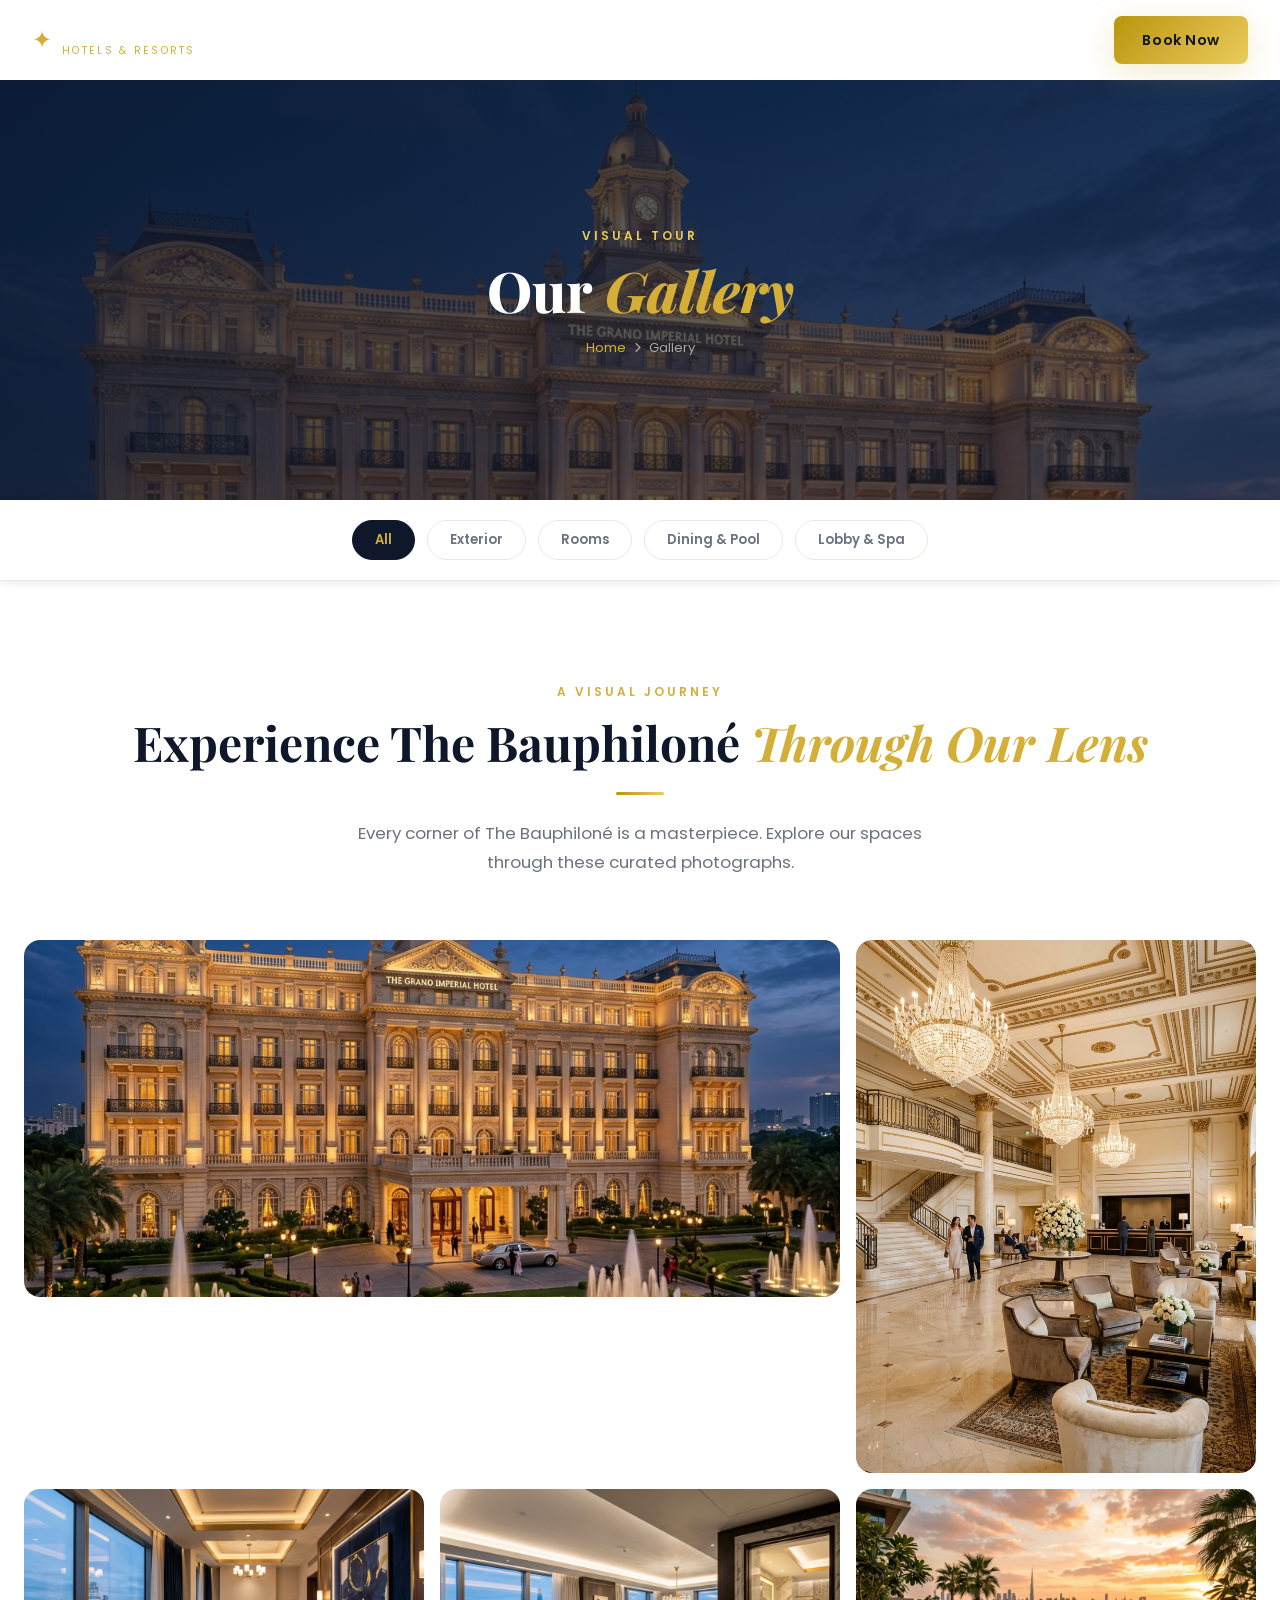
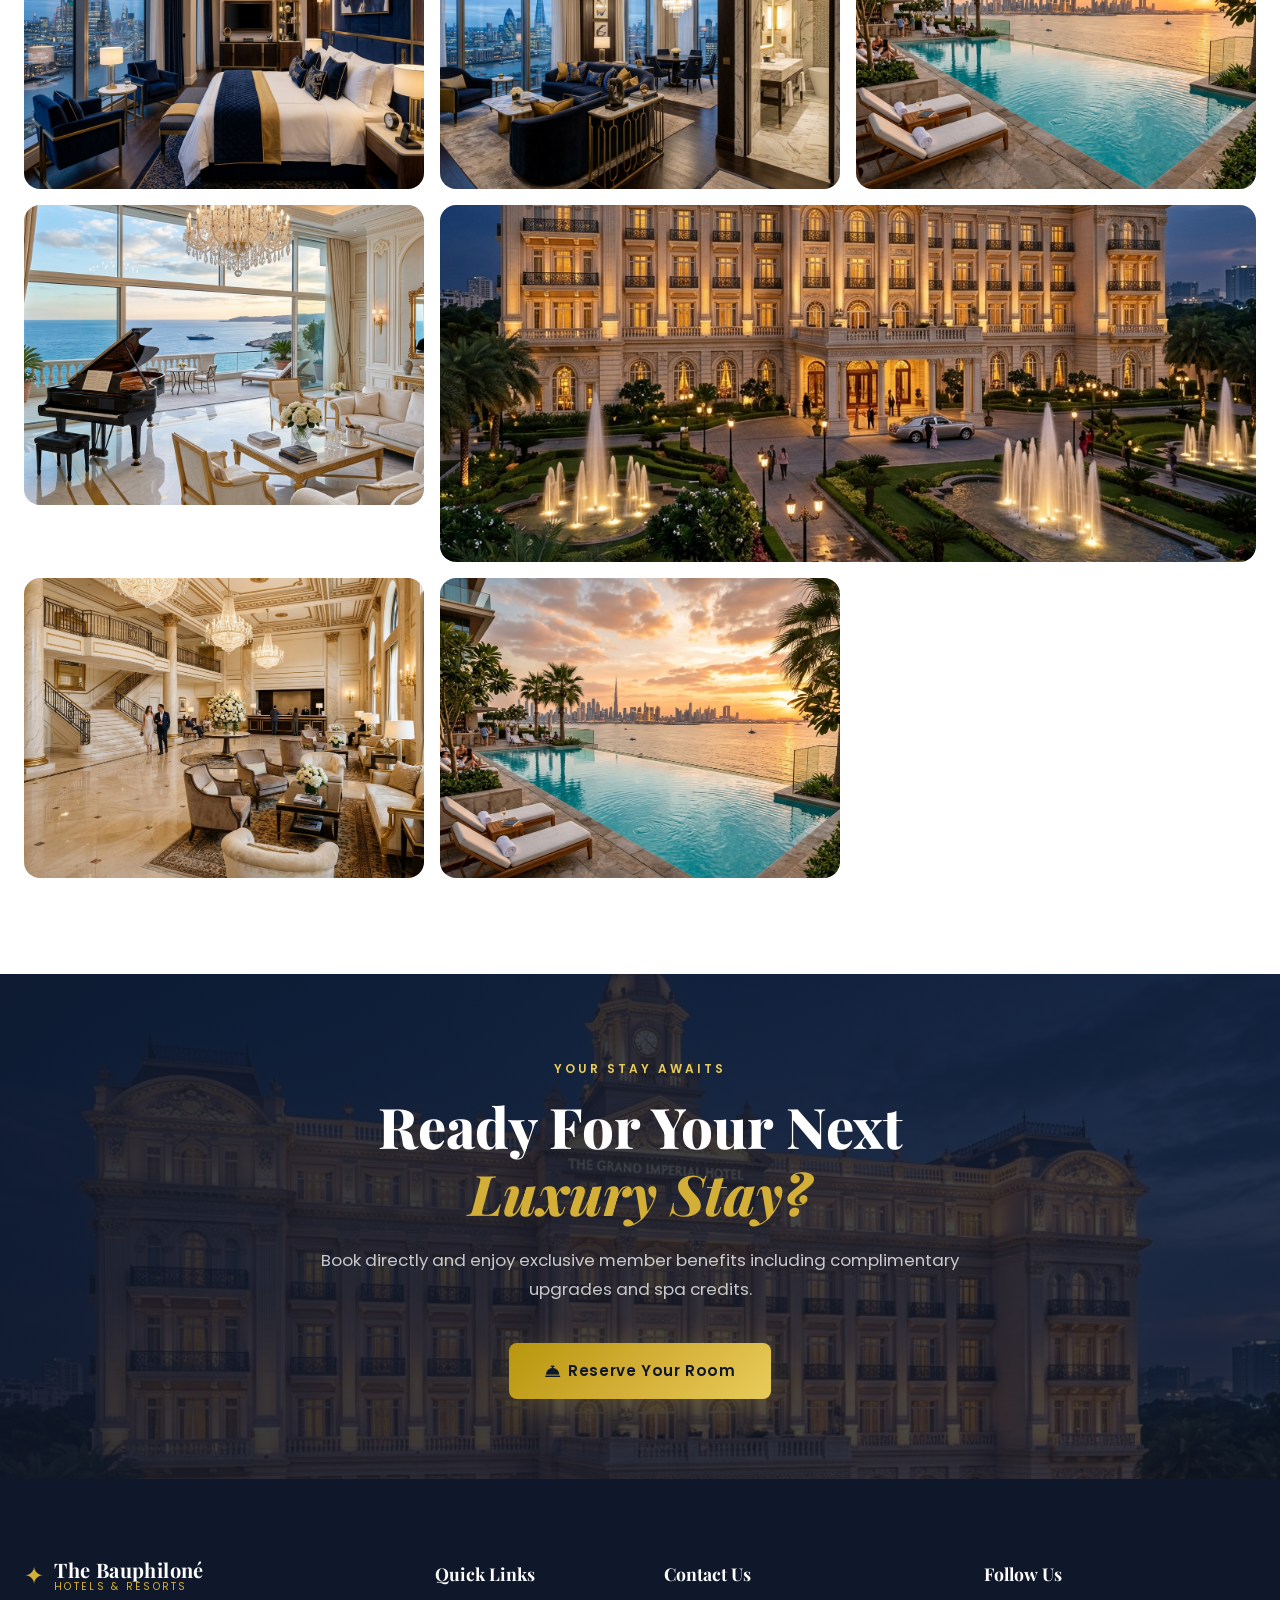
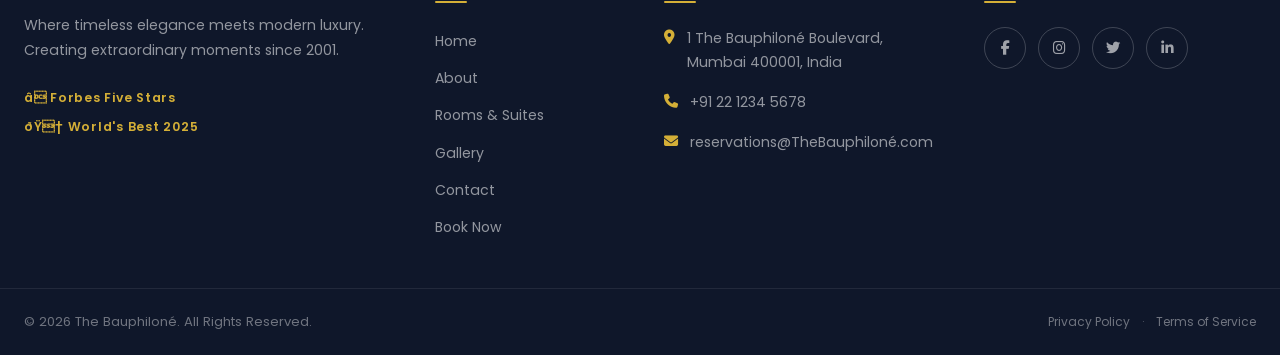
<file: gallery.html>
﻿<!DOCTYPE html>
<html lang="en">
<head>
  <meta charset="UTF-8" />
  <meta name="viewport" content="width=device-width, initial-scale=1.0" />
  <title>Gallery | The Bauphiloné</title>
  <meta name="description" content="Browse our stunning photo gallery — hotel exterior, grand lobby, luxury suites, infinity pool, fine dining, and spa at The Bauphiloné." />
  <link rel="preconnect" href="https://fonts.googleapis.com" />
  <link rel="preconnect" href="https://fonts.gstatic.com" crossorigin />
  <link href="https://fonts.googleapis.com/css2?family=Playfair+Display:ital,wght@0,400;0,500;0,600;0,700;0,800;1,400;1,600&family=Poppins:wght@300;400;500;600;700&display=swap" rel="stylesheet" />
  <link rel="stylesheet" href="https://cdnjs.cloudflare.com/ajax/libs/font-awesome/6.5.0/css/all.min.css" />
  <link rel="stylesheet" href="css/style.css" />
  <style>
    .page-hero {
      position: relative; height: 420px;
      display: flex; align-items: center; justify-content: center;
      overflow: hidden; margin-top: var(--nav-h);
    }
    .page-hero-bg { position: absolute; inset: 0; }
    .page-hero-bg img { width: 100%; height: 100%; object-fit: cover; object-position: center 20%; }
    .page-hero-overlay { position: absolute; inset: 0; background: linear-gradient(135deg, rgba(15,23,42,0.82) 0%, rgba(15,23,42,0.55) 100%); }
    .page-hero-content { position: relative; z-index: 2; text-align: center; padding: 0 24px; }
    .page-hero-content .section-eyebrow { color: var(--gold-light); }
    .page-hero-title { font-family: var(--ff-heading); font-size: clamp(2.2rem,5vw,3.5rem); font-weight: 800; color: var(--white); line-height: 1.15; margin-bottom: 12px; }
    .page-hero-title em { color: var(--gold); font-style: italic; }
    .page-hero-breadcrumb { display: flex; align-items: center; justify-content: center; gap: 8px; font-size: 0.82rem; color: rgba(255,255,255,0.6); margin-top: 14px; }
    .page-hero-breadcrumb a { color: var(--gold); }
    .page-hero-breadcrumb i { font-size: 0.65rem; }

    /* Category Filter */
    .gallery-filter {
      background: var(--white);
      border-bottom: 1px solid var(--beige-dark);
      padding: 20px 0;
      position: sticky; top: var(--nav-h); z-index: 50;
      box-shadow: var(--shadow-sm);
    }
    .gallery-filter .container {
      display: flex; align-items: center; justify-content: center;
      gap: 12px; flex-wrap: wrap;
    }
    .gal-filter-btn {
      padding: 9px 22px; border-radius: 100px;
      border: 1.5px solid var(--beige-dark);
      background: var(--white); font-family: var(--ff-body);
      font-size: 0.82rem; font-weight: 600; color: var(--text-muted);
      cursor: pointer; transition: var(--transition);
    }
    .gal-filter-btn:hover, .gal-filter-btn.active {
      background: var(--navy); border-color: var(--navy); color: var(--gold);
    }

    /* Full gallery grid */
    .gallery-full-grid {
      display: grid;
      grid-template-columns: repeat(3, 1fr);
      gap: 16px;
    }
    .gallery-full-item {
      position: relative;
      border-radius: var(--radius-md);
      overflow: hidden;
      cursor: pointer;
      aspect-ratio: 4/3;
      transition: var(--transition);
    }
    .gallery-full-item.tall { aspect-ratio: 3/4; }
    .gallery-full-item.wide { grid-column: span 2; aspect-ratio: 16/7; }
    .gallery-full-item img {
      width: 100%; height: 100%; object-fit: cover;
      transition: transform 0.6s ease;
    }
    .gallery-full-item:hover img { transform: scale(1.08); }
    .gallery-full-overlay {
      position: absolute; inset: 0;
      background: linear-gradient(to top, rgba(15,23,42,0.80) 0%, transparent 55%);
      opacity: 0; transition: var(--transition);
      display: flex; flex-direction: column;
      align-items: flex-start; justify-content: flex-end;
      padding: 20px;
    }
    .gallery-full-item:hover .gallery-full-overlay { opacity: 1; }
    .gallery-item-label {
      font-family: var(--ff-heading);
      font-size: 1.05rem; font-weight: 600; color: var(--white);
    }
    .gallery-item-sublabel {
      font-size: 0.78rem; color: var(--gold);
      font-weight: 500; letter-spacing: 0.08em; margin-top: 4px;
    }
    .gallery-zoom-icon {
      position: absolute; top: 14px; right: 14px;
      width: 36px; height: 36px; border-radius: 50%;
      background: rgba(255,255,255,0.15);
      backdrop-filter: blur(8px);
      display: flex; align-items: center; justify-content: center;
      color: var(--white); font-size: 0.85rem;
      opacity: 0; transition: var(--transition);
    }
    .gallery-full-item:hover .gallery-zoom-icon { opacity: 1; }

    @media (max-width: 1024px) { .gallery-full-grid { grid-template-columns: repeat(2, 1fr); } .gallery-full-item.wide { grid-column: span 2; } }
    @media (max-width: 768px) { .gallery-full-grid { grid-template-columns: 1fr; } .gallery-full-item.wide, .gallery-full-item.tall { grid-column: span 1; aspect-ratio: 4/3; } }
  </style>
</head>
<body>

  <!-- NAVBAR -->
  <header id="navbar" class="navbar" role="banner">
    <div class="nav-container">
      <a href="index.html" class="nav-logo" aria-label="The Bauphiloné Home">
        <span class="logo-icon">✦</span>
        <span class="logo-text">
          <span class="logo-main">The Bauphiloné</span>
          <span class="logo-sub">Hotels &amp; Resorts</span>
        </span>
      </a>
      <nav class="nav-menu" id="navMenu" role="navigation" aria-label="Main navigation">
        <ul class="nav-list">
          <li><a href="index.html" class="nav-link">Home</a></li>
          <li><a href="about.html" class="nav-link">About</a></li>
          <li><a href="rooms.html" class="nav-link">Rooms &amp; Suites</a></li>
          <li><a href="gallery.html" class="nav-link active">Gallery</a></li>
          <li><a href="contact.html" class="nav-link">Contact</a></li>
        </ul>
      </nav>
      <div class="nav-actions">
        <button id="loginBtn" class="btn btn-ghost">Login</button>
        <a href="index.html#booking" class="btn btn-gold">Book Now</a>
        <button class="hamburger" id="hamburger" aria-label="Toggle menu" aria-expanded="false">
          <span class="bar"></span><span class="bar"></span><span class="bar"></span>
        </button>
      </div>
    </div>
  </header>

  <main>
    <!-- PAGE HERO -->
    <section class="page-hero" aria-label="Gallery page hero">
      <div class="page-hero-bg">
        <img src="images/hotel_hero.png" alt="Luxury The Bauphiloné exterior" />
        <div class="page-hero-overlay"></div>
      </div>
      <div class="page-hero-content">
        <div class="section-eyebrow">Visual Tour</div>
        <h1 class="page-hero-title">Our <em>Gallery</em></h1>
        <nav class="page-hero-breadcrumb" aria-label="Breadcrumb">
          <a href="index.html">Home</a>
          <i class="fas fa-chevron-right" aria-hidden="true"></i>
          <span>Gallery</span>
        </nav>
      </div>
    </section>

    <!-- FILTER -->
    <div class="gallery-filter" role="region" aria-label="Gallery category filter">
      <div class="container">
        <button class="gal-filter-btn active" data-gfilter="all">All</button>
        <button class="gal-filter-btn" data-gfilter="exterior">Exterior</button>
        <button class="gal-filter-btn" data-gfilter="rooms">Rooms</button>
        <button class="gal-filter-btn" data-gfilter="dining">Dining &amp; Pool</button>
        <button class="gal-filter-btn" data-gfilter="lobby">Lobby &amp; Spa</button>
      </div>
    </div>

    <!-- GALLERY GRID -->
    <section class="section-pad" aria-labelledby="galleryMainHeading">
      <div class="container">
        <div class="section-header reveal">
          <div class="section-eyebrow">A Visual Journey</div>
          <h2 id="galleryMainHeading" class="section-title">Experience The Bauphiloné <em>Through Our Lens</em></h2>
          <div class="gold-divider center"></div>
          <p class="section-desc">Every corner of The Bauphiloné is a masterpiece. Explore our spaces through these curated photographs.</p>
        </div>

        <div class="gallery-full-grid" id="galleryGrid" role="list">
          <div class="gallery-full-item wide reveal" data-gcategory="exterior" role="listitem" tabindex="0" aria-label="Open Hotel Exterior image">
            <img src="images/hotel_hero.png" alt="Grand The Bauphiloné exterior lit in gold at twilight — majestic colonial architecture" loading="lazy" />
            <div class="gallery-full-overlay">
              <span class="gallery-item-label">Hotel Exterior</span>
              <span class="gallery-item-sublabel">Architecture · Twilight</span>
            </div>
            <div class="gallery-zoom-icon"><i class="fas fa-expand-alt"></i></div>
          </div>

          <div class="gallery-full-item tall reveal reveal-delay-1" data-gcategory="lobby" role="listitem" tabindex="0" aria-label="Open Grand Lobby image">
            <img src="images/hotel_lobby.png" alt="Opulent The Bauphiloné grand lobby with crystal chandeliers, marble floors and gold accents" loading="lazy" />
            <div class="gallery-full-overlay">
              <span class="gallery-item-label">Grand Lobby</span>
              <span class="gallery-item-sublabel">Interior · Chandelier</span>
            </div>
            <div class="gallery-zoom-icon"><i class="fas fa-expand-alt"></i></div>
          </div>

          <div class="gallery-full-item reveal reveal-delay-2" data-gcategory="rooms" role="listitem" tabindex="0" aria-label="Open Deluxe Room image">
            <img src="images/room_deluxe.png" alt="Deluxe hotel room with king bed, city view, and gold navy decor at The Bauphiloné" loading="lazy" />
            <div class="gallery-full-overlay">
              <span class="gallery-item-label">Deluxe Room</span>
              <span class="gallery-item-sublabel">Rooms · City View</span>
            </div>
            <div class="gallery-zoom-icon"><i class="fas fa-expand-alt"></i></div>
          </div>

          <div class="gallery-full-item reveal" data-gcategory="rooms" role="listitem" tabindex="0" aria-label="Open Executive Suite image">
            <img src="images/room_executive.png" alt="Spacious executive suite with panoramic windows and elegant navy gold furnishings" loading="lazy" />
            <div class="gallery-full-overlay">
              <span class="gallery-item-label">Executive Suite</span>
              <span class="gallery-item-sublabel">Suites · Panoramic View</span>
            </div>
            <div class="gallery-zoom-icon"><i class="fas fa-expand-alt"></i></div>
          </div>

          <div class="gallery-full-item reveal reveal-delay-1" data-gcategory="dining" role="listitem" tabindex="0" aria-label="Open Infinity Pool image">
            <img src="images/hotel_pool.png" alt="Stunning rooftop infinity pool at The Bauphiloné with panoramic city views at sunset" loading="lazy" />
            <div class="gallery-full-overlay">
              <span class="gallery-item-label">Infinity Pool</span>
              <span class="gallery-item-sublabel">Amenities · Rooftop</span>
            </div>
            <div class="gallery-zoom-icon"><i class="fas fa-expand-alt"></i></div>
          </div>

          <div class="gallery-full-item reveal reveal-delay-2" data-gcategory="rooms" role="listitem" tabindex="0" aria-label="Open Presidential Suite image">
            <img src="images/room_presidential.png" alt="Grand presidential suite with ocean views, chandelier, marble floors and private terrace" loading="lazy" />
            <div class="gallery-full-overlay">
              <span class="gallery-item-label">Presidential Suite</span>
              <span class="gallery-item-sublabel">Suites · Ocean View</span>
            </div>
            <div class="gallery-zoom-icon"><i class="fas fa-expand-alt"></i></div>
          </div>

          <div class="gallery-full-item wide reveal" data-gcategory="exterior" role="listitem" tabindex="0" aria-label="Open Hotel at Night image">
            <img src="images/hotel_hero.png" alt="The Bauphiloné majestic exterior at night with golden architectural lighting" loading="lazy" style="object-position: center 70%;" />
            <div class="gallery-full-overlay">
              <span class="gallery-item-label">Hotel at Night</span>
              <span class="gallery-item-sublabel">Exterior · Night Photography</span>
            </div>
            <div class="gallery-zoom-icon"><i class="fas fa-expand-alt"></i></div>
          </div>

          <div class="gallery-full-item reveal reveal-delay-1" data-gcategory="lobby" role="listitem" tabindex="0" aria-label="Open Spa Lounge image">
            <img src="images/hotel_lobby.png" alt="Serene hotel spa and wellness lounge at The Bauphiloné with marble finishes and soft lighting" loading="lazy" style="object-position: center 80%;" />
            <div class="gallery-full-overlay">
              <span class="gallery-item-label">Spa Lounge</span>
              <span class="gallery-item-sublabel">Wellness · Serenity</span>
            </div>
            <div class="gallery-zoom-icon"><i class="fas fa-expand-alt"></i></div>
          </div>

          <div class="gallery-full-item reveal reveal-delay-2" data-gcategory="dining" role="listitem" tabindex="0" aria-label="Open Pool at Sunset image">
            <img src="images/hotel_pool.png" alt="The Bauphiloné infinity pool at golden hour with sun setting over the horizon" loading="lazy" style="object-position: center 30%;" />
            <div class="gallery-full-overlay">
              <span class="gallery-item-label">Pool at Sunset</span>
              <span class="gallery-item-sublabel">Amenities · Golden Hour</span>
            </div>
            <div class="gallery-zoom-icon"><i class="fas fa-expand-alt"></i></div>
          </div>
        </div>
      </div>
    </section>

    <!-- CTA -->
    <section class="cta-section" aria-labelledby="galleryCtaHeading">
      <div class="cta-bg">
        <img src="images/hotel_hero.png" alt="The Bauphiloné" loading="lazy" />
        <div class="cta-overlay"></div>
      </div>
      <div class="cta-content">
        <div class="section-eyebrow light">Your Stay Awaits</div>
        <h2 id="galleryCtaHeading" class="cta-title">Ready For Your Next <em>Luxury Stay?</em></h2>
        <p class="cta-subtitle">Book directly and enjoy exclusive member benefits including complimentary upgrades and spa credits.</p>
        <a href="index.html#booking" class="btn btn-gold btn-lg"><i class="fas fa-concierge-bell"></i> Reserve Your Room</a>
      </div>
    </section>
  </main>

  <!-- FOOTER -->
  <footer class="footer" role="contentinfo">
    <div class="footer-main">
      <div class="container">
        <div class="footer-grid">
          <div class="footer-col footer-brand">
            <div class="footer-logo"><span class="logo-icon">✦</span><span class="logo-text"><span class="logo-main">The Bauphiloné</span><span class="logo-sub">Hotels &amp; Resorts</span></span></div>
            <p class="footer-desc">Where timeless elegance meets modern luxury. Creating extraordinary moments since 2001.</p>
            <div class="footer-awards"><span class="award-badge">â­ Forbes Five Stars</span><span class="award-badge">ðŸ† World's Best 2025</span></div>
          </div>
          <div class="footer-col">
            <h3 class="footer-heading">Quick Links</h3>
            <ul class="footer-links" role="list">
              <li><a href="index.html" class="footer-link">Home</a></li>
              <li><a href="about.html" class="footer-link">About</a></li>
              <li><a href="rooms.html" class="footer-link">Rooms &amp; Suites</a></li>
              <li><a href="gallery.html" class="footer-link">Gallery</a></li>
              <li><a href="contact.html" class="footer-link">Contact</a></li>
              <li><a href="index.html#booking" class="footer-link">Book Now</a></li>
            </ul>
          </div>
          <div class="footer-col">
            <h3 class="footer-heading">Contact Us</h3>
            <address class="footer-contact" style="font-style:normal;">
              <div class="contact-item"><i class="fas fa-map-marker-alt"></i><span>1 The Bauphiloné Boulevard,<br />Mumbai 400001, India</span></div>
              <div class="contact-item"><i class="fas fa-phone"></i><a href="tel:+912212345678" class="footer-link">+91 22 1234 5678</a></div>
              <div class="contact-item"><i class="fas fa-envelope"></i><a href="mailto:reservations@TheBauphiloné.com" class="footer-link">reservations@TheBauphiloné.com</a></div>
            </address>
          </div>
          <div class="footer-col">
            <h3 class="footer-heading">Follow Us</h3>
            <div class="social-links" role="list">
              <a href="#" class="social-link" aria-label="Facebook"><i class="fab fa-facebook-f"></i></a>
              <a href="#" class="social-link" aria-label="Instagram"><i class="fab fa-instagram"></i></a>
              <a href="#" class="social-link" aria-label="Twitter"><i class="fab fa-twitter"></i></a>
              <a href="#" class="social-link" aria-label="LinkedIn"><i class="fab fa-linkedin-in"></i></a>
            </div>
          </div>
        </div>
      </div>
    </div>
    <div class="footer-bottom">
      <div class="container">
        <div class="footer-bottom-inner">
          <p class="copyright">&copy; 2026 The Bauphiloné. All Rights Reserved.</p>
          <div class="footer-legal"><a href="#" class="legal-link">Privacy Policy</a><span>·</span><a href="#" class="legal-link">Terms of Service</a></div>
        </div>
      </div>
    </div>
  </footer>

  <button class="scroll-top" id="scrollTopBtn" aria-label="Scroll to top"><i class="fas fa-chevron-up"></i></button>
  <div class="modal-overlay" id="loginModal" role="dialog" aria-modal="true" style="display:none;">
    <div class="modal-box">
      <button class="modal-close" id="closeLoginModal" aria-label="Close"><i class="fas fa-times"></i></button>
      <div class="modal-logo"><span class="logo-icon">✦</span><h2 id="loginModalTitle" class="modal-title">Welcome Back</h2></div>
      <form class="modal-form" id="loginForm" novalidate>
        <div class="form-group"><label for="loginEmail" class="form-label">Email</label><input type="email" id="loginEmail" class="form-input dark" placeholder="your@email.com" /></div>
        <div class="form-group"><label for="loginPassword" class="form-label">Password</label><input type="password" id="loginPassword" class="form-input dark" placeholder="••••••••" /></div>
        <button type="submit" class="btn btn-gold btn-full">Sign In</button>
      </form>
    </div>
  </div>

  <script src="js/main.js"></script>
  <script>
    // Gallery filter
    const gFilterBtns = document.querySelectorAll('.gal-filter-btn');
    const gItems = document.querySelectorAll('#galleryGrid .gallery-full-item');
    gFilterBtns.forEach(btn => {
      btn.addEventListener('click', () => {
        gFilterBtns.forEach(b => b.classList.remove('active'));
        btn.classList.add('active');
        const filter = btn.dataset.gfilter;
        gItems.forEach(item => {
          const show = filter === 'all' || item.dataset.gcategory === filter;
          item.style.display = show ? '' : 'none';
          // Adjust wide class for single-item rows
          if (show && filter !== 'all') item.classList.remove('wide');
          else if (filter === 'all') {
            // restore original wide items
            if ([0, 6].includes(Array.from(gItems).indexOf(item))) item.classList.add('wide');
          }
        });
      });
    });

    // Lightbox on click
    document.querySelectorAll('.gallery-full-item').forEach(item => {
      item.addEventListener('click', () => {
        const img = item.querySelector('img');
        const label = item.querySelector('.gallery-item-label')?.textContent || '';
        if (img) openLightboxGallery(img.src, img.alt, label);
      });
      item.addEventListener('keydown', e => { if (e.key === 'Enter' || e.key === ' ') item.click(); });
    });

    function openLightboxGallery(src, alt, label) {
      document.querySelector('.gallery-lightbox')?.remove();
      const overlay = document.createElement('div');
      overlay.className = 'gallery-lightbox';
      overlay.style.cssText = 'position:fixed;inset:0;z-index:3000;background:rgba(0,0,0,0.93);display:flex;align-items:center;justify-content:center;padding:24px;animation:fadeIn 0.3s ease;';
      overlay.innerHTML = `
        <div style="position:relative;max-width:1000px;width:100%;animation:scaleIn 0.4s cubic-bezier(0.34,1.56,0.64,1);">
          <button aria-label="Close" style="position:absolute;top:-48px;right:0;width:40px;height:40px;border-radius:50%;background:rgba(255,255,255,0.1);border:1.5px solid rgba(255,255,255,0.3);color:white;font-size:1rem;display:flex;align-items:center;justify-content:center;cursor:pointer;transition:all 0.3s;font-family:inherit;" onmouseover="this.style.background='#D4AF37';this.style.color='#0F172A';" onmouseout="this.style.background='rgba(255,255,255,0.1)';this.style.color='white';">âœ•</button>
          <img src="${src}" alt="${alt}" style="width:100%;border-radius:16px;box-shadow:0 32px 80px rgba(0,0,0,0.6);max-height:80vh;object-fit:contain;" />
          <p style="text-align:center;color:rgba(255,255,255,0.7);margin-top:16px;font-family:'Playfair Display',serif;font-size:1.1rem;font-style:italic;">${label}</p>
        </div>`;
      document.body.appendChild(overlay);
      document.body.style.overflow = 'hidden';
      overlay.querySelector('button').addEventListener('click', close);
      overlay.addEventListener('click', e => { if (e.target === overlay) close(); });
      function close() { overlay.remove(); document.body.style.overflow = ''; }
      document.addEventListener('keydown', function esc(e) { if (e.key === 'Escape') { close(); document.removeEventListener('keydown', esc); } });
    }
  </script>
</body>
</html>
</file>
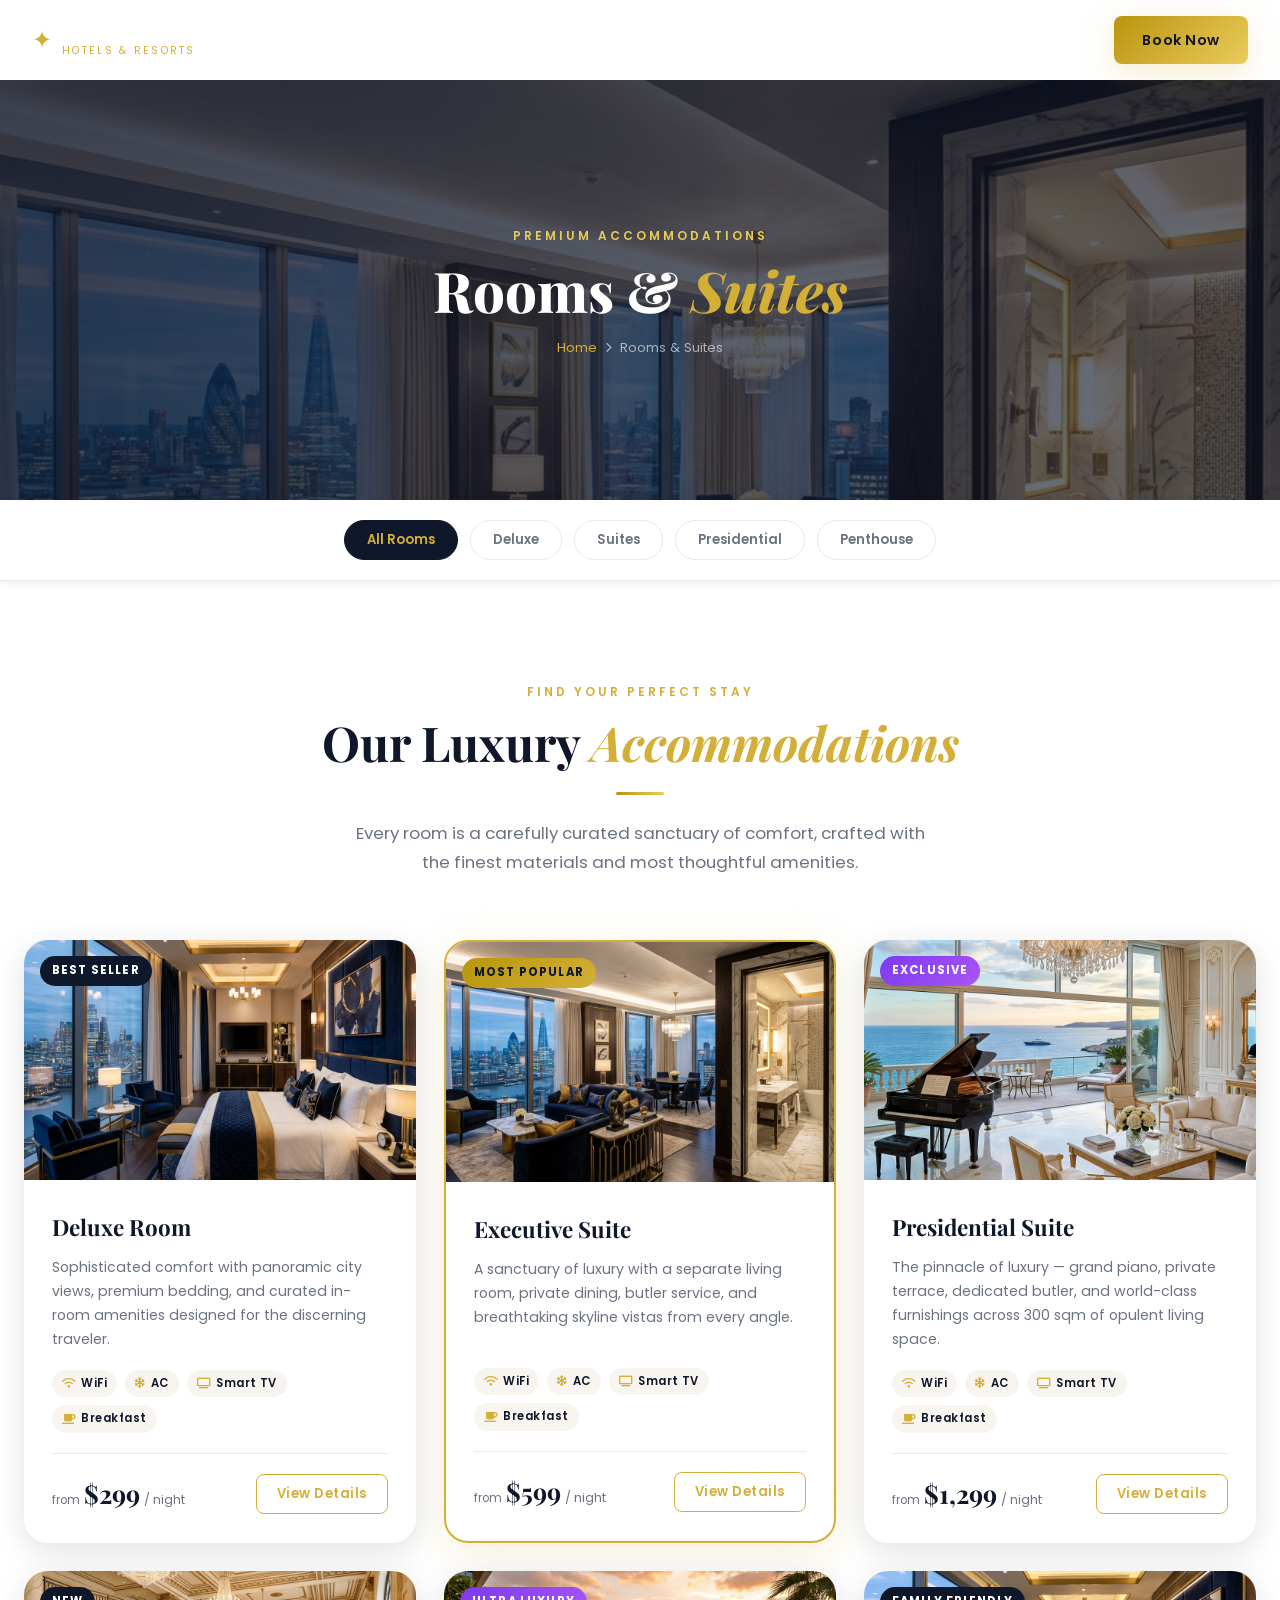
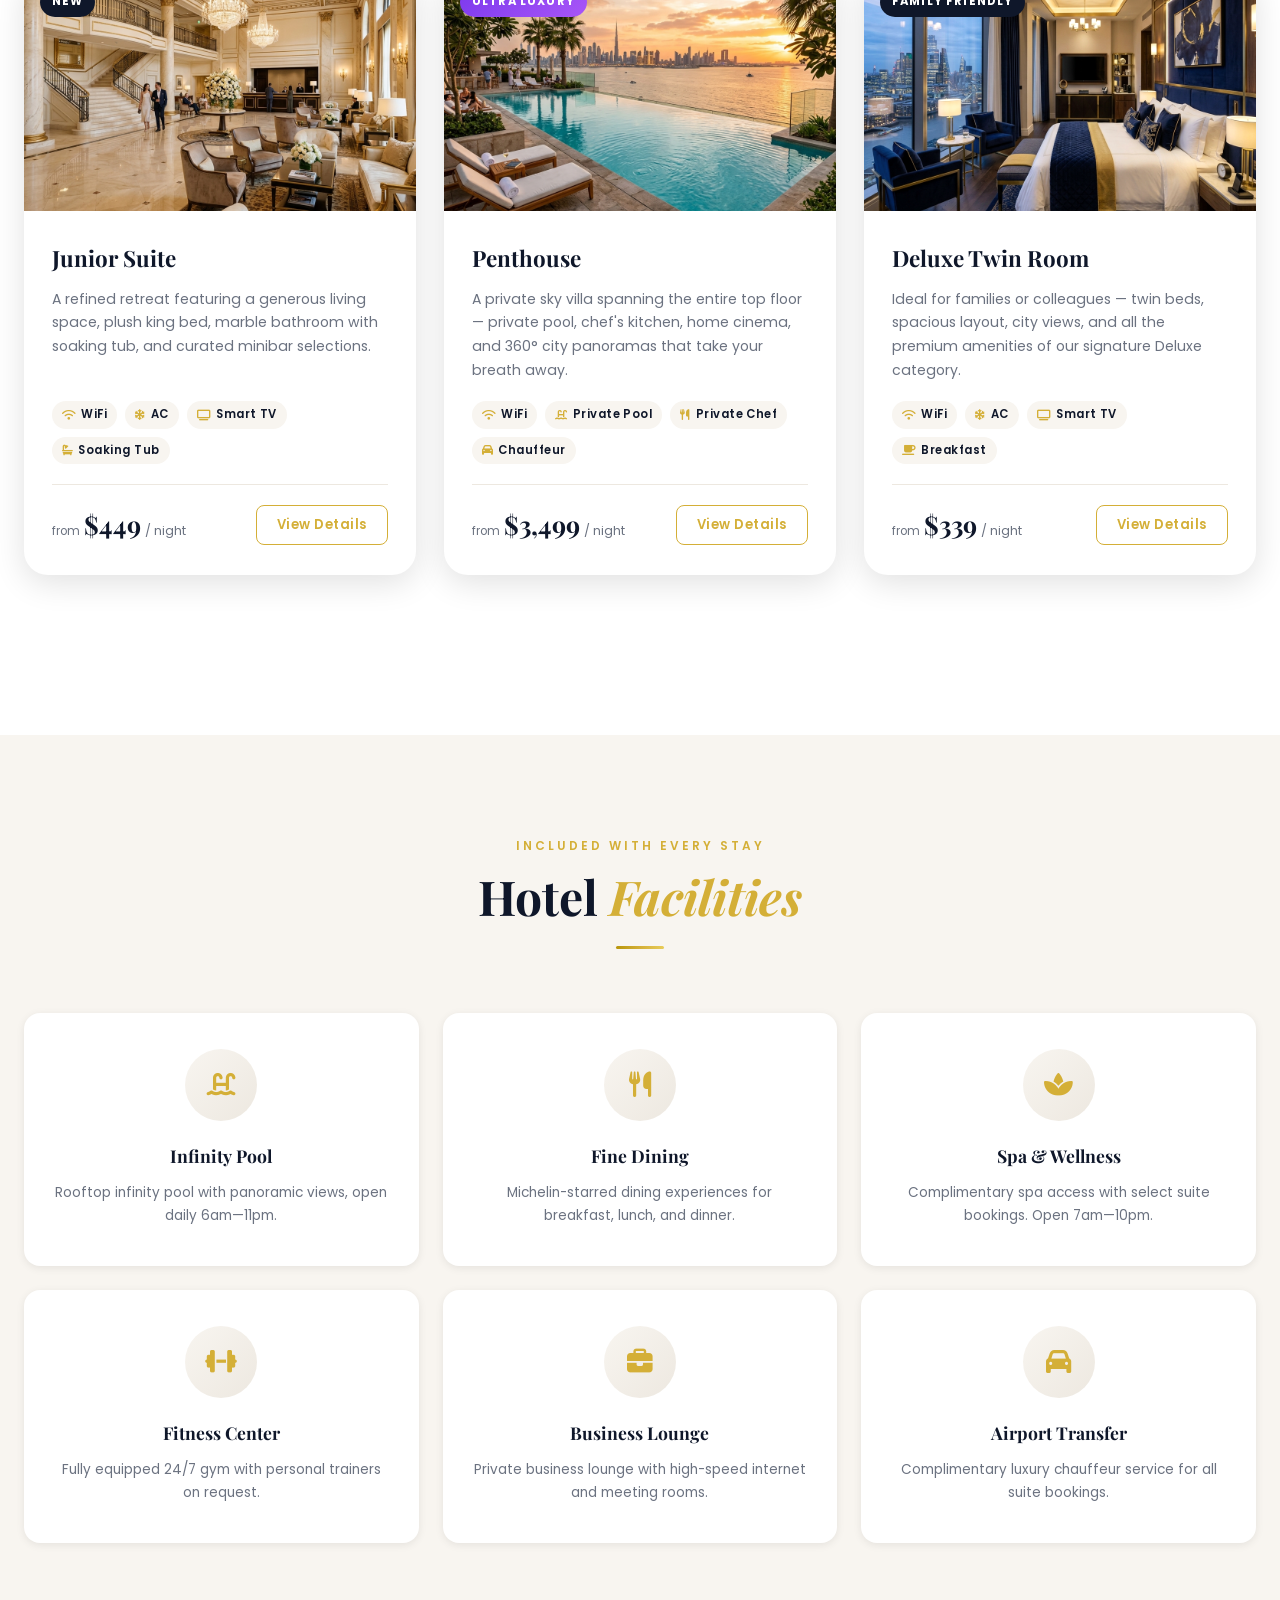
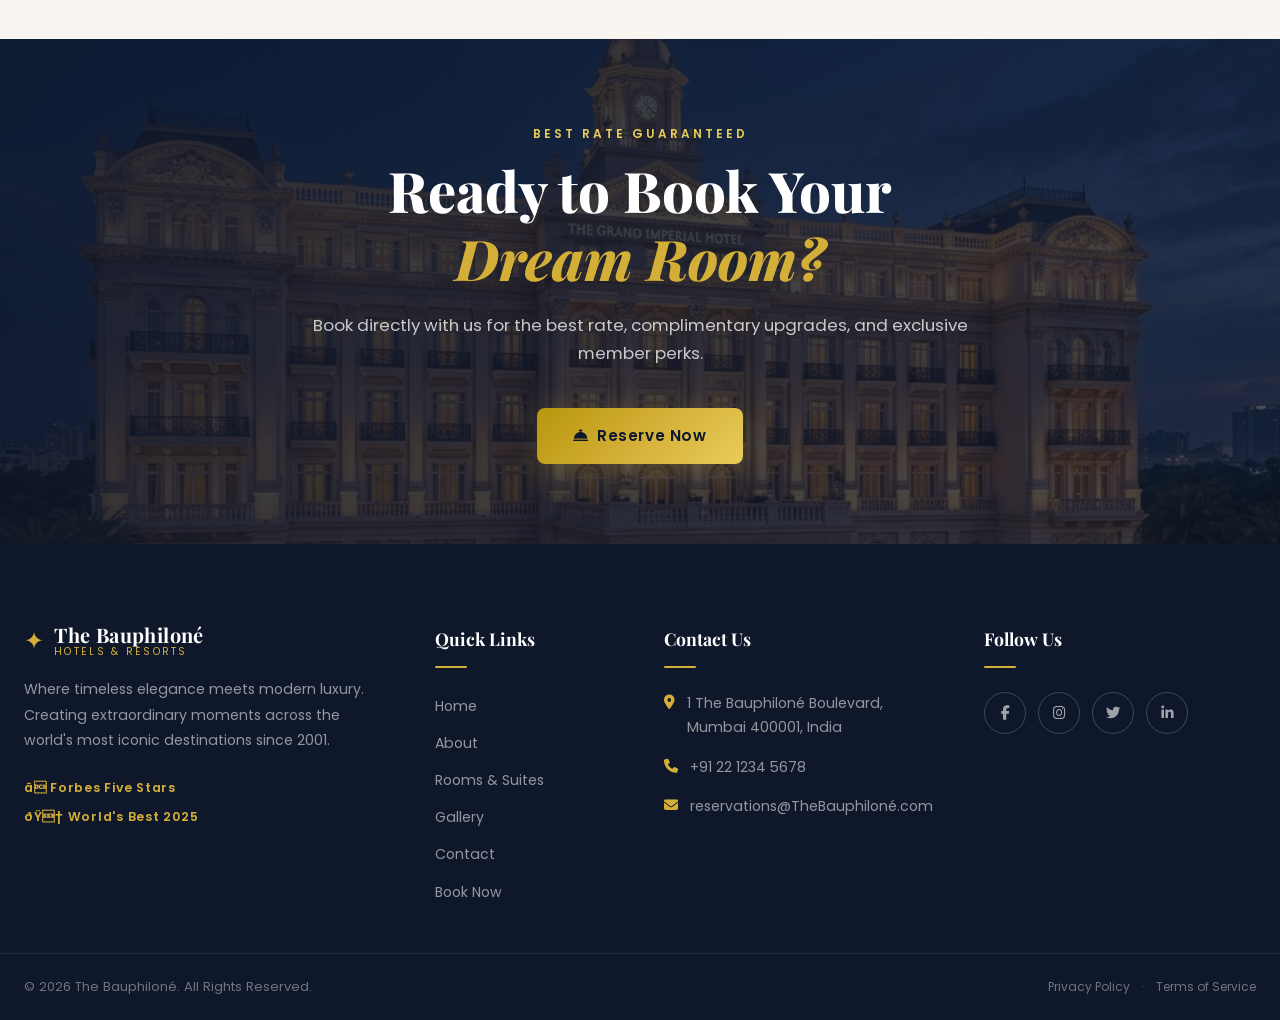
<file: rooms.html>
﻿<!DOCTYPE html>
<html lang="en">
<head>
  <meta charset="UTF-8" />
  <meta name="viewport" content="width=device-width, initial-scale=1.0" />
  <title>Rooms &amp; Suites | The Bauphiloné</title>
  <meta name="description" content="Explore our luxury accommodations — Deluxe Rooms, Executive Suites, and Presidential Suites at The Bauphiloné." />
  <link rel="preconnect" href="https://fonts.googleapis.com" />
  <link rel="preconnect" href="https://fonts.gstatic.com" crossorigin />
  <link href="https://fonts.googleapis.com/css2?family=Playfair+Display:ital,wght@0,400;0,500;0,600;0,700;0,800;1,400;1,600&family=Poppins:wght@300;400;500;600;700&display=swap" rel="stylesheet" />
  <link rel="stylesheet" href="https://cdnjs.cloudflare.com/ajax/libs/font-awesome/6.5.0/css/all.min.css" />
  <link rel="stylesheet" href="css/style.css" />
  <style>
    /* Page Hero */
    .page-hero {
      position: relative;
      height: 420px;
      display: flex;
      align-items: center;
      justify-content: center;
      overflow: hidden;
      margin-top: var(--nav-h);
    }
    .page-hero-bg { position: absolute; inset: 0; }
    .page-hero-bg img { width: 100%; height: 100%; object-fit: cover; object-position: center 30%; }
    .page-hero-overlay {
      position: absolute; inset: 0;
      background: linear-gradient(135deg, rgba(15,23,42,0.82) 0%, rgba(15,23,42,0.60) 100%);
    }
    .page-hero-content { position: relative; z-index: 2; text-align: center; padding: 0 24px; }
    .page-hero-content .section-eyebrow { color: var(--gold-light); }
    .page-hero-title {
      font-family: var(--ff-heading);
      font-size: clamp(2.2rem, 5vw, 3.5rem);
      font-weight: 800; color: var(--white); line-height: 1.15; margin-bottom: 12px;
    }
    .page-hero-title em { color: var(--gold); font-style: italic; }
    .page-hero-breadcrumb {
      display: flex; align-items: center; justify-content: center;
      gap: 8px; font-size: 0.82rem; color: rgba(255,255,255,0.6); margin-top: 14px;
    }
    .page-hero-breadcrumb a { color: var(--gold); }
    .page-hero-breadcrumb i { font-size: 0.65rem; }

    /* Filter bar */
    .filter-bar {
      background: var(--white);
      border-bottom: 1px solid var(--beige-dark);
      padding: 20px 0;
      position: sticky;
      top: var(--nav-h);
      z-index: 50;
      box-shadow: var(--shadow-sm);
    }
    .filter-bar .container {
      display: flex;
      align-items: center;
      justify-content: center;
      gap: 12px;
      flex-wrap: wrap;
    }
    .filter-btn {
      padding: 9px 22px;
      border-radius: 100px;
      border: 1.5px solid var(--beige-dark);
      background: var(--white);
      font-family: var(--ff-body);
      font-size: 0.82rem;
      font-weight: 600;
      color: var(--text-muted);
      cursor: pointer;
      transition: var(--transition);
    }
    .filter-btn:hover,
    .filter-btn.active {
      background: var(--navy);
      border-color: var(--navy);
      color: var(--gold);
    }

    /* Full Room Cards (wider layout) */
    .rooms-grid-full {
      display: grid;
      grid-template-columns: repeat(3, 1fr);
      gap: 28px;
      margin-bottom: 64px;
    }

    /* Room Detail Modal */
    .room-detail-modal {
      position: fixed; inset: 0; z-index: 2000;
      background: rgba(15,23,42,0.8);
      backdrop-filter: blur(8px);
      display: flex; align-items: center; justify-content: center;
      padding: 24px;
      animation: fadeIn 0.3s ease;
    }
    .room-detail-box {
      background: var(--white);
      border-radius: var(--radius-lg);
      max-width: 760px; width: 100%;
      max-height: 90vh; overflow-y: auto;
      animation: scaleIn 0.4s cubic-bezier(0.34,1.56,0.64,1);
      position: relative;
    }
    .room-detail-img {
      width: 100%; height: 320px; object-fit: cover;
      border-radius: var(--radius-lg) var(--radius-lg) 0 0;
    }
    .room-detail-body { padding: 36px; }
    .room-detail-name {
      font-family: var(--ff-heading);
      font-size: 2rem; font-weight: 700; color: var(--navy); margin-bottom: 8px;
    }
    .room-detail-price {
      font-family: var(--ff-heading);
      font-size: 1.6rem; color: var(--gold); font-weight: 700; margin-bottom: 16px;
    }
    .room-detail-desc { font-size: 0.92rem; color: var(--text-body); line-height: 1.8; margin-bottom: 24px; }
    .room-detail-features {
      display: grid; grid-template-columns: 1fr 1fr; gap: 10px; margin-bottom: 28px;
    }
    .room-detail-feature {
      display: flex; align-items: center; gap: 8px;
      font-size: 0.85rem; color: var(--navy); font-weight: 500;
    }
    .room-detail-feature i { color: var(--gold); font-size: 0.8rem; }
    .room-detail-close {
      position: absolute; top: 16px; right: 16px;
      width: 40px; height: 40px; border-radius: 50%;
      background: rgba(0,0,0,0.4); border: none;
      color: white; font-size: 1rem; cursor: pointer;
      display: flex; align-items: center; justify-content: center;
      transition: var(--transition);
    }
    .room-detail-close:hover { background: var(--gold); color: var(--navy); }

    /* Facilities row */
    .facilities-grid-full {
      display: grid;
      grid-template-columns: repeat(3, 1fr);
      gap: 24px;
    }

    @media (max-width: 1024px) {
      .rooms-grid-full { grid-template-columns: repeat(2, 1fr); }
      .facilities-grid-full { grid-template-columns: repeat(2, 1fr); }
    }
    @media (max-width: 768px) {
      .rooms-grid-full { grid-template-columns: 1fr; }
      .facilities-grid-full { grid-template-columns: 1fr; }
      .room-detail-features { grid-template-columns: 1fr; }
    }
  </style>
</head>
<body>

  <!-- NAVBAR -->
  <header id="navbar" class="navbar" role="banner">
    <div class="nav-container">
      <a href="index.html" class="nav-logo" aria-label="The Bauphiloné Home">
        <span class="logo-icon">✦</span>
        <span class="logo-text">
          <span class="logo-main">The Bauphiloné</span>
          <span class="logo-sub">Hotels &amp; Resorts</span>
        </span>
      </a>
      <nav class="nav-menu" id="navMenu" role="navigation" aria-label="Main navigation">
        <ul class="nav-list">
          <li><a href="index.html" class="nav-link">Home</a></li>
          <li><a href="about.html" class="nav-link">About</a></li>
          <li><a href="rooms.html" class="nav-link active">Rooms &amp; Suites</a></li>
          <li><a href="gallery.html" class="nav-link">Gallery</a></li>
          <li><a href="contact.html" class="nav-link">Contact</a></li>
        </ul>
      </nav>
      <div class="nav-actions">
        <button id="loginBtn" class="btn btn-ghost">Login</button>
        <a href="index.html#booking" class="btn btn-gold">Book Now</a>
        <button class="hamburger" id="hamburger" aria-label="Toggle menu" aria-expanded="false">
          <span class="bar"></span><span class="bar"></span><span class="bar"></span>
        </button>
      </div>
    </div>
  </header>

  <main>
    <!-- PAGE HERO -->
    <section class="page-hero" aria-label="Rooms page hero">
      <div class="page-hero-bg">
        <img src="images/room_executive.png" alt="Luxury executive suite at The Bauphiloné" />
        <div class="page-hero-overlay"></div>
      </div>
      <div class="page-hero-content">
        <div class="section-eyebrow">Premium Accommodations</div>
        <h1 class="page-hero-title">Rooms &amp; <em>Suites</em></h1>
        <nav class="page-hero-breadcrumb" aria-label="Breadcrumb">
          <a href="index.html">Home</a>
          <i class="fas fa-chevron-right" aria-hidden="true"></i>
          <span>Rooms &amp; Suites</span>
        </nav>
      </div>
    </section>

    <!-- FILTER BAR -->
    <div class="filter-bar" role="region" aria-label="Room filter">
      <div class="container">
        <button class="filter-btn active" data-filter="all" id="filterAll">All Rooms</button>
        <button class="filter-btn" data-filter="deluxe" id="filterDeluxe">Deluxe</button>
        <button class="filter-btn" data-filter="suite" id="filterSuite">Suites</button>
        <button class="filter-btn" data-filter="presidential" id="filterPresidential">Presidential</button>
        <button class="filter-btn" data-filter="penthouse" id="filterPenthouse">Penthouse</button>
      </div>
    </div>

    <!-- ALL ROOMS -->
    <section class="section-pad" aria-labelledby="allRoomsHeading">
      <div class="container">
        <div class="section-header reveal">
          <div class="section-eyebrow">Find Your Perfect Stay</div>
          <h2 id="allRoomsHeading" class="section-title">Our Luxury <em>Accommodations</em></h2>
          <div class="gold-divider center"></div>
          <p class="section-desc">Every room is a carefully curated sanctuary of comfort, crafted with the finest materials and most thoughtful amenities.</p>
        </div>

        <div class="rooms-grid-full" id="roomsGrid">
          <!-- Deluxe Room -->
          <article class="room-card reveal" data-type="deluxe" aria-labelledby="r1">
            <div class="room-img-wrapper">
              <img src="images/room_deluxe.png" alt="Deluxe room with king bed and city views at The Bauphiloné" class="room-img" loading="lazy" />
              <div class="room-tag">Best Seller</div>
            </div>
            <div class="room-body">
              <h2 id="r1" class="room-name">Deluxe Room</h2>
              <p class="room-desc">Sophisticated comfort with panoramic city views, premium bedding, and curated in-room amenities designed for the discerning traveler.</p>
              <div class="room-amenities">
                <span class="amenity-pill"><i class="fas fa-wifi"></i> WiFi</span>
                <span class="amenity-pill"><i class="fas fa-snowflake"></i> AC</span>
                <span class="amenity-pill"><i class="fas fa-tv"></i> Smart TV</span>
                <span class="amenity-pill"><i class="fas fa-coffee"></i> Breakfast</span>
              </div>
              <div class="room-footer">
                <div class="room-price">
                  <span class="price-from">from</span>
                  <span class="price-amount">$299</span>
                  <span class="price-night">/ night</span>
                </div>
                <button class="btn btn-gold-sm" onclick="openRoomDetail('deluxe')" aria-label="View Deluxe Room details">View Details</button>
              </div>
            </div>
          </article>

          <!-- Executive Suite -->
          <article class="room-card room-card-featured reveal reveal-delay-1" data-type="suite" aria-labelledby="r2">
            <div class="room-img-wrapper">
              <img src="images/room_executive.png" alt="Executive suite with panoramic views at The Bauphiloné" class="room-img" loading="lazy" />
              <div class="room-tag tag-gold">Most Popular</div>
            </div>
            <div class="room-body">
              <h2 id="r2" class="room-name">Executive Suite</h2>
              <p class="room-desc">A sanctuary of luxury with a separate living room, private dining, butler service, and breathtaking skyline vistas from every angle.</p>
              <div class="room-amenities">
                <span class="amenity-pill"><i class="fas fa-wifi"></i> WiFi</span>
                <span class="amenity-pill"><i class="fas fa-snowflake"></i> AC</span>
                <span class="amenity-pill"><i class="fas fa-tv"></i> Smart TV</span>
                <span class="amenity-pill"><i class="fas fa-coffee"></i> Breakfast</span>
              </div>
              <div class="room-footer">
                <div class="room-price">
                  <span class="price-from">from</span>
                  <span class="price-amount">$599</span>
                  <span class="price-night">/ night</span>
                </div>
                <button class="btn btn-gold-sm" onclick="openRoomDetail('executive')" aria-label="View Executive Suite details">View Details</button>
              </div>
            </div>
          </article>

          <!-- Presidential Suite -->
          <article class="room-card reveal reveal-delay-2" data-type="presidential" aria-labelledby="r3">
            <div class="room-img-wrapper">
              <img src="images/room_presidential.png" alt="Presidential suite with ocean view and chandelier at The Bauphiloné" class="room-img" loading="lazy" />
              <div class="room-tag tag-premium">Exclusive</div>
            </div>
            <div class="room-body">
              <h2 id="r3" class="room-name">Presidential Suite</h2>
              <p class="room-desc">The pinnacle of luxury — grand piano, private terrace, dedicated butler, and world-class furnishings across 300 sqm of opulent living space.</p>
              <div class="room-amenities">
                <span class="amenity-pill"><i class="fas fa-wifi"></i> WiFi</span>
                <span class="amenity-pill"><i class="fas fa-snowflake"></i> AC</span>
                <span class="amenity-pill"><i class="fas fa-tv"></i> Smart TV</span>
                <span class="amenity-pill"><i class="fas fa-coffee"></i> Breakfast</span>
              </div>
              <div class="room-footer">
                <div class="room-price">
                  <span class="price-from">from</span>
                  <span class="price-amount">$1,299</span>
                  <span class="price-night">/ night</span>
                </div>
                <button class="btn btn-gold-sm" onclick="openRoomDetail('presidential')" aria-label="View Presidential Suite details">View Details</button>
              </div>
            </div>
          </article>

          <!-- Junior Suite -->
          <article class="room-card reveal" data-type="suite" aria-labelledby="r4">
            <div class="room-img-wrapper">
              <img src="images/hotel_lobby.png" alt="Elegant junior suite interior at The Bauphiloné" class="room-img" loading="lazy" style="object-position: center 60%;" />
              <div class="room-tag">New</div>
            </div>
            <div class="room-body">
              <h2 id="r4" class="room-name">Junior Suite</h2>
              <p class="room-desc">A refined retreat featuring a generous living space, plush king bed, marble bathroom with soaking tub, and curated minibar selections.</p>
              <div class="room-amenities">
                <span class="amenity-pill"><i class="fas fa-wifi"></i> WiFi</span>
                <span class="amenity-pill"><i class="fas fa-snowflake"></i> AC</span>
                <span class="amenity-pill"><i class="fas fa-tv"></i> Smart TV</span>
                <span class="amenity-pill"><i class="fas fa-bath"></i> Soaking Tub</span>
              </div>
              <div class="room-footer">
                <div class="room-price">
                  <span class="price-from">from</span>
                  <span class="price-amount">$449</span>
                  <span class="price-night">/ night</span>
                </div>
                <button class="btn btn-gold-sm" onclick="openRoomDetail('junior')" aria-label="View Junior Suite details">View Details</button>
              </div>
            </div>
          </article>

          <!-- Penthouse -->
          <article class="room-card reveal reveal-delay-1" data-type="penthouse" aria-labelledby="r5">
            <div class="room-img-wrapper">
              <img src="images/hotel_pool.png" alt="Penthouse suite with rooftop terrace and pool view at The Bauphiloné" class="room-img" loading="lazy" />
              <div class="room-tag tag-premium">Ultra Luxury</div>
            </div>
            <div class="room-body">
              <h2 id="r5" class="room-name">Penthouse</h2>
              <p class="room-desc">A private sky villa spanning the entire top floor — private pool, chef's kitchen, home cinema, and 360° city panoramas that take your breath away.</p>
              <div class="room-amenities">
                <span class="amenity-pill"><i class="fas fa-wifi"></i> WiFi</span>
                <span class="amenity-pill"><i class="fas fa-swimming-pool"></i> Private Pool</span>
                <span class="amenity-pill"><i class="fas fa-utensils"></i> Private Chef</span>
                <span class="amenity-pill"><i class="fas fa-car"></i> Chauffeur</span>
              </div>
              <div class="room-footer">
                <div class="room-price">
                  <span class="price-from">from</span>
                  <span class="price-amount">$3,499</span>
                  <span class="price-night">/ night</span>
                </div>
                <button class="btn btn-gold-sm" onclick="openRoomDetail('penthouse')" aria-label="View Penthouse details">View Details</button>
              </div>
            </div>
          </article>

          <!-- Deluxe Twin -->
          <article class="room-card reveal reveal-delay-2" data-type="deluxe" aria-labelledby="r6">
            <div class="room-img-wrapper">
              <img src="images/room_deluxe.png" alt="Deluxe twin room at The Bauphiloné" class="room-img" loading="lazy" style="filter: hue-rotate(5deg) brightness(1.05);" />
              <div class="room-tag">Family Friendly</div>
            </div>
            <div class="room-body">
              <h2 id="r6" class="room-name">Deluxe Twin Room</h2>
              <p class="room-desc">Ideal for families or colleagues — twin beds, spacious layout, city views, and all the premium amenities of our signature Deluxe category.</p>
              <div class="room-amenities">
                <span class="amenity-pill"><i class="fas fa-wifi"></i> WiFi</span>
                <span class="amenity-pill"><i class="fas fa-snowflake"></i> AC</span>
                <span class="amenity-pill"><i class="fas fa-tv"></i> Smart TV</span>
                <span class="amenity-pill"><i class="fas fa-coffee"></i> Breakfast</span>
              </div>
              <div class="room-footer">
                <div class="room-price">
                  <span class="price-from">from</span>
                  <span class="price-amount">$339</span>
                  <span class="price-night">/ night</span>
                </div>
                <button class="btn btn-gold-sm" onclick="openRoomDetail('twin')" aria-label="View Deluxe Twin details">View Details</button>
              </div>
            </div>
          </article>
        </div>
      </div>
    </section>

    <!-- FACILITIES -->
    <section class="facilities-section section-pad bg-beige" aria-labelledby="facilitiesRoomsHeading">
      <div class="container">
        <div class="section-header reveal">
          <div class="section-eyebrow">Included With Every Stay</div>
          <h2 id="facilitiesRoomsHeading" class="section-title">Hotel <em>Facilities</em></h2>
          <div class="gold-divider center"></div>
        </div>
        <div class="facilities-grid-full">
          <div class="facility-card reveal"><div class="facility-icon-wrap"><i class="fas fa-swimming-pool"></i></div><h3 class="facility-name">Infinity Pool</h3><p class="facility-desc">Rooftop infinity pool with panoramic views, open daily 6am—11pm.</p></div>
          <div class="facility-card reveal reveal-delay-1"><div class="facility-icon-wrap"><i class="fas fa-utensils"></i></div><h3 class="facility-name">Fine Dining</h3><p class="facility-desc">Michelin-starred dining experiences for breakfast, lunch, and dinner.</p></div>
          <div class="facility-card reveal reveal-delay-2"><div class="facility-icon-wrap"><i class="fas fa-spa"></i></div><h3 class="facility-name">Spa &amp; Wellness</h3><p class="facility-desc">Complimentary spa access with select suite bookings. Open 7am—10pm.</p></div>
          <div class="facility-card reveal"><div class="facility-icon-wrap"><i class="fas fa-dumbbell"></i></div><h3 class="facility-name">Fitness Center</h3><p class="facility-desc">Fully equipped 24/7 gym with personal trainers on request.</p></div>
          <div class="facility-card reveal reveal-delay-1"><div class="facility-icon-wrap"><i class="fas fa-briefcase"></i></div><h3 class="facility-name">Business Lounge</h3><p class="facility-desc">Private business lounge with high-speed internet and meeting rooms.</p></div>
          <div class="facility-card reveal reveal-delay-2"><div class="facility-icon-wrap"><i class="fas fa-car"></i></div><h3 class="facility-name">Airport Transfer</h3><p class="facility-desc">Complimentary luxury chauffeur service for all suite bookings.</p></div>
        </div>
      </div>
    </section>

    <!-- CTA -->
    <section class="cta-section" aria-labelledby="roomsCtaHeading">
      <div class="cta-bg">
        <img src="images/hotel_hero.png" alt="The Bauphiloné grand exterior" loading="lazy" />
        <div class="cta-overlay"></div>
      </div>
      <div class="cta-content">
        <div class="section-eyebrow light">Best Rate Guaranteed</div>
        <h2 id="roomsCtaHeading" class="cta-title">Ready to Book Your <em>Dream Room?</em></h2>
        <p class="cta-subtitle">Book directly with us for the best rate, complimentary upgrades, and exclusive member perks.</p>
        <a href="index.html#booking" class="btn btn-gold btn-lg"><i class="fas fa-concierge-bell"></i> Reserve Now</a>
      </div>
    </section>
  </main>

  <!-- FOOTER -->
  <footer class="footer" role="contentinfo">
    <div class="footer-main">
      <div class="container">
        <div class="footer-grid">
          <div class="footer-col footer-brand">
            <div class="footer-logo"><span class="logo-icon">✦</span><span class="logo-text"><span class="logo-main">The Bauphiloné</span><span class="logo-sub">Hotels &amp; Resorts</span></span></div>
            <p class="footer-desc">Where timeless elegance meets modern luxury. Creating extraordinary moments across the world's most iconic destinations since 2001.</p>
            <div class="footer-awards"><span class="award-badge">â­ Forbes Five Stars</span><span class="award-badge">ðŸ† World's Best 2025</span></div>
          </div>
          <div class="footer-col">
            <h3 class="footer-heading">Quick Links</h3>
            <ul class="footer-links" role="list">
              <li><a href="index.html" class="footer-link">Home</a></li>
              <li><a href="about.html" class="footer-link">About</a></li>
              <li><a href="rooms.html" class="footer-link">Rooms &amp; Suites</a></li>
              <li><a href="gallery.html" class="footer-link">Gallery</a></li>
              <li><a href="contact.html" class="footer-link">Contact</a></li>
              <li><a href="index.html#booking" class="footer-link">Book Now</a></li>
            </ul>
          </div>
          <div class="footer-col">
            <h3 class="footer-heading">Contact Us</h3>
            <address class="footer-contact" style="font-style:normal;">
              <div class="contact-item"><i class="fas fa-map-marker-alt"></i><span>1 The Bauphiloné Boulevard,<br />Mumbai 400001, India</span></div>
              <div class="contact-item"><i class="fas fa-phone"></i><a href="tel:+912212345678" class="footer-link">+91 22 1234 5678</a></div>
              <div class="contact-item"><i class="fas fa-envelope"></i><a href="mailto:reservations@TheBauphiloné.com" class="footer-link">reservations@TheBauphiloné.com</a></div>
            </address>
          </div>
          <div class="footer-col">
            <h3 class="footer-heading">Follow Us</h3>
            <div class="social-links" role="list">
              <a href="#" class="social-link" aria-label="Facebook"><i class="fab fa-facebook-f"></i></a>
              <a href="#" class="social-link" aria-label="Instagram"><i class="fab fa-instagram"></i></a>
              <a href="#" class="social-link" aria-label="Twitter"><i class="fab fa-twitter"></i></a>
              <a href="#" class="social-link" aria-label="LinkedIn"><i class="fab fa-linkedin-in"></i></a>
            </div>
          </div>
        </div>
      </div>
    </div>
    <div class="footer-bottom">
      <div class="container">
        <div class="footer-bottom-inner">
          <p class="copyright">&copy; 2026 The Bauphiloné. All Rights Reserved.</p>
          <div class="footer-legal"><a href="#" class="legal-link">Privacy Policy</a><span>·</span><a href="#" class="legal-link">Terms of Service</a></div>
        </div>
      </div>
    </div>
  </footer>

  <button class="scroll-top" id="scrollTopBtn" aria-label="Scroll to top"><i class="fas fa-chevron-up"></i></button>
  <div class="modal-overlay" id="loginModal" role="dialog" aria-modal="true" style="display:none;">
    <div class="modal-box">
      <button class="modal-close" id="closeLoginModal" aria-label="Close"><i class="fas fa-times"></i></button>
      <div class="modal-logo"><span class="logo-icon">✦</span><h2 id="loginModalTitle" class="modal-title">Welcome Back</h2></div>
      <form class="modal-form" id="loginForm" novalidate>
        <div class="form-group"><label for="loginEmail" class="form-label">Email</label><input type="email" id="loginEmail" class="form-input dark" placeholder="your@email.com" /></div>
        <div class="form-group"><label for="loginPassword" class="form-label">Password</label><input type="password" id="loginPassword" class="form-input dark" placeholder="••••••••" /></div>
        <button type="submit" class="btn btn-gold btn-full">Sign In</button>
      </form>
    </div>
  </div>

  <script src="js/main.js"></script>
  <script>
    // Room data
    const roomData = {
      deluxe: {
        img: 'images/room_deluxe.png', alt: 'Deluxe Room', name: 'Deluxe Room', price: '$299 / night',
        desc: 'Indulge in sophisticated comfort with panoramic city views, premium 400-thread-count Egyptian cotton bedding, walk-in rain shower, Nespresso machine, and complimentary minibar refreshed daily.',
        features: ['King-size bed', 'City view', 'Free WiFi', 'Air conditioning', 'Smart TV', 'Complimentary breakfast', 'Room service 24/7', 'In-room safe']
      },
      executive: {
        img: 'images/room_executive.png', alt: 'Executive Suite', name: 'Executive Suite', price: '$599 / night',
        desc: 'A sanctuary of luxury featuring a separate living room, private dining area, dedicated butler service, curated welcome amenity, and breathtaking skyline vistas from floor-to-ceiling windows.',
        features: ['Separate living room', 'Panoramic views', 'Butler service', 'Private dining', 'Free WiFi', 'Smart TV', 'Spa bath', 'Complimentary transfers']
      },
      presidential: {
        img: 'images/room_presidential.png', alt: 'Presidential Suite', name: 'Presidential Suite', price: '$1,299 / night',
        desc: 'The pinnacle of luxury — 300 sqm of pure opulence featuring a grand piano, private terrace, multiple bedrooms, dedicated butler team, and bespoke experiences curated to your preferences.',
        features: ['Grand piano', 'Private terrace', 'Dedicated butler', '300 sqm space', 'Multiple bedrooms', 'Private kitchen', 'Spa & gym access', 'Chauffeur included']
      },
      junior: {
        img: 'images/hotel_lobby.png', alt: 'Junior Suite', name: 'Junior Suite', price: '$449 / night',
        desc: 'A refined retreat with a generous living space, plush king bed, marble en-suite bathroom with soaking tub, curated minibar, and a private balcony overlooking the hotel gardens.',
        features: ['King-size bed', 'Soaking tub', 'Private balcony', 'Garden view', 'Free WiFi', 'Smart TV', 'Curated minibar', 'Breakfast included']
      },
      penthouse: {
        img: 'images/hotel_pool.png', alt: 'Penthouse', name: 'Penthouse', price: '$3,499 / night',
        desc: 'A private sky villa spanning the entire top floor — private infinity pool, chef\'s kitchen, home cinema, dedicated event space, and 360° panoramas of the city skyline.',
        features: ['Private infinity pool', 'Private chef', 'Home cinema', 'Dedicated chauffeur', '360° views', 'Personal butler team', 'Event space', 'Airport transfer']
      },
      twin: {
        img: 'images/room_deluxe.png', alt: 'Deluxe Twin Room', name: 'Deluxe Twin Room', price: '$339 / night',
        desc: 'Ideal for families or colleagues travelling together — twin premium beds, expansive floor space, dual vanities, city views, and all the premium amenities of our signature Deluxe category.',
        features: ['Twin premium beds', 'City view', 'Dual vanities', 'Free WiFi', 'Smart TV', 'Complimentary breakfast', 'Room service', 'Family amenities']
      }
    };

    function openRoomDetail(type) {
      const room = roomData[type];
      if (!room) return;
      document.querySelector('.room-detail-modal')?.remove();
      const modal = document.createElement('div');
      modal.className = 'room-detail-modal';
      modal.setAttribute('role', 'dialog');
      modal.setAttribute('aria-modal', 'true');
      modal.setAttribute('aria-label', room.name + ' details');
      modal.innerHTML = `
        <div class="room-detail-box">
          <button class="room-detail-close" aria-label="Close"><i class="fas fa-times"></i></button>
          <img src="${room.img}" alt="${room.alt}" class="room-detail-img" />
          <div class="room-detail-body">
            <h2 class="room-detail-name">${room.name}</h2>
            <div class="room-detail-price">${room.price}</div>
            <p class="room-detail-desc">${room.desc}</p>
            <div class="room-detail-features">
              ${room.features.map(f => `<div class="room-detail-feature"><i class="fas fa-check-circle"></i> ${f}</div>`).join('')}
            </div>
            <a href="index.html#booking" class="btn btn-gold btn-full"><i class="fas fa-calendar-check"></i> Book This Room</a>
          </div>
        </div>
      `;
      document.body.appendChild(modal);
      document.body.style.overflow = 'hidden';
      modal.querySelector('.room-detail-close').addEventListener('click', closeModal);
      modal.addEventListener('click', e => { if (e.target === modal) closeModal(); });
      document.addEventListener('keydown', escHandler);
      function closeModal() { modal.remove(); document.body.style.overflow = ''; document.removeEventListener('keydown', escHandler); }
      function escHandler(e) { if (e.key === 'Escape') closeModal(); }
    }

    // Filter functionality
    const filterBtns = document.querySelectorAll('.filter-btn');
    const roomCards = document.querySelectorAll('#roomsGrid .room-card');
    filterBtns.forEach(btn => {
      btn.addEventListener('click', () => {
        filterBtns.forEach(b => b.classList.remove('active'));
        btn.classList.add('active');
        const filter = btn.dataset.filter;
        roomCards.forEach(card => {
          card.style.display = (filter === 'all' || card.dataset.type === filter) ? '' : 'none';
        });
      });
    });
  </script>
</body>
</html>
</file>
<file: css/style.css>
/* ============================================
   THE BAUPHILONÉ — Main Stylesheet
   Author: The Bauphiloné
   Version: 1.0
   ============================================ */

/* ---- CSS Custom Properties (Design Tokens) ---- */
:root {
  --navy:        #0F172A;
  --navy-800:    #1E293B;
  --navy-700:    #263244;
  --gold:        #D4AF37;
  --gold-light:  #E8CC5A;
  --gold-dark:   #B8960C;
  --white:       #FFFFFF;
  --beige:       #F8F5F0;
  --beige-dark:  #EDE8E0;
  --text-muted:  #6B7280;
  --text-body:   #374151;
  --error:       #EF4444;
  --success:     #10B981;

  --ff-heading: 'Playfair Display', Georgia, serif;
  --ff-body:    'Poppins', system-ui, sans-serif;

  --nav-h:       80px;
  --transition:  all 0.35s cubic-bezier(0.4, 0, 0.2, 1);
  --shadow-sm:   0 2px 8px rgba(0,0,0,0.08);
  --shadow-md:   0 8px 32px rgba(0,0,0,0.12);
  --shadow-lg:   0 20px 60px rgba(0,0,0,0.18);
  --shadow-gold: 0 8px 32px rgba(212, 175, 55, 0.25);

  --radius-sm:   8px;
  --radius-md:   16px;
  --radius-lg:   24px;
  --radius-xl:   32px;
}

/* ---- Reset & Base ---- */
*, *::before, *::after { box-sizing: border-box; margin: 0; padding: 0; }

html {
  scroll-behavior: smooth;
  font-size: 16px;
  -webkit-text-size-adjust: 100%;
}

body {
  font-family: var(--ff-body);
  color: var(--text-body);
  background: var(--white);
  line-height: 1.7;
  overflow-x: hidden;
}

img { display: block; max-width: 100%; height: auto; }
a  { text-decoration: none; color: inherit; }
ul { list-style: none; }
button { cursor: pointer; border: none; background: none; font-family: inherit; }
input, select, textarea { font-family: inherit; outline: none; border: none; }

/* ---- Utility Classes ---- */
.container {
  width: 100%;
  max-width: 1280px;
  margin-inline: auto;
  padding-inline: 24px;
}

.section-pad { padding-block: 96px; }
.bg-beige    { background: var(--beige); }

.section-header {
  text-align: center;
  margin-bottom: 64px;
}

.section-eyebrow {
  display: inline-block;
  font-family: var(--ff-body);
  font-size: 0.75rem;
  font-weight: 600;
  letter-spacing: 0.25em;
  text-transform: uppercase;
  color: var(--gold);
  margin-bottom: 12px;
}
.section-eyebrow.light { color: var(--gold-light); }

.section-title {
  font-family: var(--ff-heading);
  font-size: clamp(2rem, 4vw, 3rem);
  font-weight: 700;
  color: var(--navy);
  line-height: 1.2;
  margin-bottom: 20px;
}
.section-title em { color: var(--gold); font-style: italic; }

.section-desc {
  max-width: 600px;
  margin-inline: auto;
  color: var(--text-muted);
  font-size: 1.05rem;
}

.gold-divider {
  width: 48px;
  height: 3px;
  background: linear-gradient(90deg, var(--gold-dark), var(--gold), var(--gold-light));
  border-radius: 2px;
  margin-bottom: 24px;
}
.gold-divider.center { margin-inline: auto; }

/* ---- Button System ---- */
.btn {
  display: inline-flex;
  align-items: center;
  gap: 8px;
  padding: 12px 28px;
  border-radius: var(--radius-sm);
  font-family: var(--ff-body);
  font-size: 0.9rem;
  font-weight: 600;
  letter-spacing: 0.04em;
  transition: var(--transition);
  white-space: nowrap;
  position: relative;
  overflow: hidden;
}
.btn::after {
  content: '';
  position: absolute;
  inset: 0;
  background: rgba(255,255,255,0);
  transition: var(--transition);
}
.btn:hover::after { background: rgba(255,255,255,0.08); }

.btn-gold {
  background: linear-gradient(135deg, var(--gold-dark) 0%, var(--gold) 50%, var(--gold-light) 100%);
  color: var(--navy);
  box-shadow: var(--shadow-gold);
}
.btn-gold:hover {
  transform: translateY(-2px);
  box-shadow: 0 12px 40px rgba(212, 175, 55, 0.4);
}

.btn-gold-sm {
  display: inline-flex;
  align-items: center;
  gap: 6px;
  padding: 9px 20px;
  border-radius: var(--radius-sm);
  font-size: 0.82rem;
  font-weight: 600;
  font-family: var(--ff-body);
  letter-spacing: 0.04em;
  background: transparent;
  border: 1.5px solid var(--gold);
  color: var(--gold);
  transition: var(--transition);
  cursor: pointer;
}
.btn-gold-sm:hover {
  background: var(--gold);
  color: var(--navy);
  transform: translateY(-2px);
  box-shadow: var(--shadow-gold);
}

.btn-ghost {
  background: transparent;
  color: var(--white);
  border: 1.5px solid rgba(255,255,255,0.5);
}
.navbar.scrolled .btn-ghost {
  color: var(--navy);
  border-color: var(--navy-700);
}
.btn-ghost:hover {
  border-color: var(--gold);
  color: var(--gold);
}

.btn-outline-white {
  background: transparent;
  border: 2px solid rgba(255,255,255,0.8);
  color: var(--white);
}
.btn-outline-white:hover {
  background: rgba(255,255,255,0.15);
  border-color: var(--white);
}

.btn-outline-navy {
  background: transparent;
  border: 2px solid var(--navy);
  color: var(--navy);
}
.btn-outline-navy:hover {
  background: var(--navy);
  color: var(--white);
}

.btn-lg {
  padding: 15px 36px;
  font-size: 0.95rem;
  border-radius: var(--radius-sm);
}

.btn-full { width: 100%; justify-content: center; }


/* ============================================
   NAVIGATION
   ============================================ */
.navbar {
  position: fixed;
  top: 0;
  left: 0;
  right: 0;
  z-index: 1000;
  height: var(--nav-h);
  padding-inline: 32px;
  display: flex;
  align-items: center;
  transition: var(--transition);
  background: transparent;
}

.navbar.scrolled {
  background: rgba(255, 255, 255, 0.97);
  backdrop-filter: blur(20px);
  box-shadow: var(--shadow-sm);
}

.nav-container {
  width: 100%;
  max-width: 1280px;
  margin-inline: auto;
  display: flex;
  align-items: center;
  justify-content: space-between;
  gap: 32px;
}

/* Logo */
.nav-logo {
  display: flex;
  align-items: center;
  gap: 10px;
  text-decoration: none;
  flex-shrink: 0;
}

.logo-icon {
  color: var(--gold);
  font-size: 1.5rem;
  line-height: 1;
  animation: glow 3s ease-in-out infinite alternate;
}

@keyframes glow {
  from { text-shadow: 0 0 4px rgba(212,175,55,0.4); }
  to   { text-shadow: 0 0 16px rgba(212,175,55,0.9), 0 0 32px rgba(212,175,55,0.4); }
}

.logo-text {
  display: flex;
  flex-direction: column;
  line-height: 1.1;
}
.logo-main {
  font-family: var(--ff-heading);
  font-size: 1.25rem;
  font-weight: 700;
  color: var(--white);
  transition: var(--transition);
  letter-spacing: 0.02em;
}
.logo-sub {
  font-family: var(--ff-body);
  font-size: 0.65rem;
  font-weight: 400;
  letter-spacing: 0.22em;
  text-transform: uppercase;
  color: var(--gold);
}
.navbar.scrolled .logo-main { color: var(--navy); }

/* Nav Menu */
.nav-list {
  display: flex;
  align-items: center;
  gap: 36px;
}

.nav-link {
  font-size: 0.875rem;
  font-weight: 500;
  color: rgba(255,255,255,0.88);
  letter-spacing: 0.04em;
  transition: var(--transition);
  position: relative;
  padding-bottom: 4px;
}
.nav-link::after {
  content: '';
  position: absolute;
  bottom: 0;
  left: 0;
  width: 0;
  height: 1.5px;
  background: var(--gold);
  transition: width 0.3s ease;
}
.nav-link:hover,
.nav-link.active {
  color: var(--gold);
}
.nav-link:hover::after,
.nav-link.active::after { width: 100%; }

.navbar.scrolled .nav-link { color: var(--navy-700); }
.navbar.scrolled .nav-link:hover { color: var(--gold); }

/* Nav Actions */
.nav-actions {
  display: flex;
  align-items: center;
  gap: 12px;
  flex-shrink: 0;
}

/* Hamburger */
.hamburger {
  display: none;
  flex-direction: column;
  gap: 5px;
  padding: 6px;
  cursor: pointer;
}
.bar {
  display: block;
  width: 26px;
  height: 2px;
  background: var(--white);
  border-radius: 2px;
  transition: var(--transition);
}
.navbar.scrolled .bar { background: var(--navy); }
.hamburger.active .bar:nth-child(1) { transform: translateY(7px) rotate(45deg); }
.hamburger.active .bar:nth-child(2) { opacity: 0; transform: scaleX(0); }
.hamburger.active .bar:nth-child(3) { transform: translateY(-7px) rotate(-45deg); }


/* ============================================
   HERO SECTION
   ============================================ */
.hero {
  position: relative;
  min-height: 100svh;
  display: flex;
  flex-direction: column;
  align-items: center;
  justify-content: center;
  overflow: hidden;
}

.hero-bg {
  position: absolute;
  inset: 0;
  z-index: 0;
}
.hero-img {
  width: 100%;
  height: 100%;
  object-fit: cover;
  object-position: center;
  transform: scale(1.05);
  animation: heroZoom 16s ease-in-out infinite alternate;
}
@keyframes heroZoom {
  from { transform: scale(1.05); }
  to   { transform: scale(1.12); }
}
.hero-overlay {
  position: absolute;
  inset: 0;
  background: linear-gradient(
    165deg,
    rgba(15, 23, 42, 0.75) 0%,
    rgba(15, 23, 42, 0.55) 50%,
    rgba(15, 23, 42, 0.80) 100%
  );
}

.hero-content {
  position: relative;
  z-index: 2;
  text-align: center;
  padding: 120px 24px 220px;
  max-width: 860px;
  animation: fadeUp 1.2s ease both;
}

@keyframes fadeUp {
  from { opacity: 0; transform: translateY(40px); }
  to   { opacity: 1; transform: translateY(0); }
}

.hero-badge {
  display: inline-flex;
  align-items: center;
  gap: 10px;
  background: rgba(212, 175, 55, 0.15);
  border: 1px solid rgba(212, 175, 55, 0.5);
  border-radius: 100px;
  padding: 6px 20px;
  font-size: 0.78rem;
  font-weight: 600;
  color: var(--gold);
  letter-spacing: 0.12em;
  text-transform: uppercase;
  margin-bottom: 28px;
  backdrop-filter: blur(8px);
}
.badge-star { font-size: 0.75rem; color: var(--gold); letter-spacing: 2px; }

.hero-title {
  font-family: var(--ff-heading);
  font-size: clamp(2.8rem, 7vw, 5.5rem);
  font-weight: 800;
  color: var(--white);
  line-height: 1.1;
  margin-bottom: 24px;
  text-shadow: 0 4px 32px rgba(0,0,0,0.5);
}
.hero-title em {
  font-style: italic;
  color: var(--gold);
}

.hero-subtitle {
  font-size: clamp(1rem, 2vw, 1.2rem);
  color: rgba(255,255,255,0.82);
  max-width: 600px;
  margin: 0 auto 40px;
  font-weight: 300;
  line-height: 1.8;
}

.hero-buttons {
  display: flex;
  align-items: center;
  justify-content: center;
  gap: 16px;
  flex-wrap: wrap;
}


/* ---- Booking Card ---- */
.booking-card {
  position: relative;
  z-index: 10;
  width: calc(100% - 48px);
  max-width: 960px;
  margin: -100px auto 0;
  border-radius: var(--radius-lg);
  padding: 36px 40px;
}

.glassmorphism {
  background: rgba(255, 255, 255, 0.12);
  backdrop-filter: blur(24px) saturate(1.4);
  -webkit-backdrop-filter: blur(24px) saturate(1.4);
  border: 1px solid rgba(255, 255, 255, 0.25);
  box-shadow: 0 32px 80px rgba(0,0,0,0.4), inset 0 1px 0 rgba(255,255,255,0.2);
}

.booking-card-header {
  text-align: center;
  margin-bottom: 28px;
}
.booking-title {
  font-family: var(--ff-heading);
  font-size: 1.6rem;
  font-weight: 700;
  color: var(--white);
  margin-bottom: 4px;
}
.booking-sub {
  font-size: 0.8rem;
  color: var(--gold);
  letter-spacing: 0.12em;
  text-transform: uppercase;
  font-weight: 600;
}

.form-grid {
  display: grid;
  grid-template-columns: repeat(3, 1fr) repeat(2, 1fr) auto;
  gap: 16px;
  align-items: start;
}

.form-group {
  display: flex;
  flex-direction: column;
  gap: 6px;
}
.form-btn-group {
  align-self: end;
  padding-bottom: 0;
}

.form-label {
  display: flex;
  align-items: center;
  gap: 6px;
  font-size: 0.75rem;
  font-weight: 600;
  letter-spacing: 0.1em;
  text-transform: uppercase;
  color: rgba(255,255,255,0.7);
}
.form-label i { color: var(--gold); font-size: 0.7rem; }

.form-input {
  width: 100%;
  padding: 11px 14px;
  border-radius: var(--radius-sm);
  background: rgba(255,255,255,0.12);
  border: 1.5px solid rgba(255,255,255,0.2);
  color: var(--white);
  font-size: 0.88rem;
  font-family: var(--ff-body);
  transition: var(--transition);
  appearance: none;
  -webkit-appearance: none;
}
.form-input option { background: var(--navy); color: var(--white); }
.form-input:focus {
  border-color: var(--gold);
  background: rgba(255,255,255,0.18);
  box-shadow: 0 0 0 3px rgba(212,175,55,0.2);
}
.form-input::placeholder { color: rgba(255,255,255,0.45); }
.form-input::-webkit-calendar-picker-indicator { filter: invert(1); opacity: 0.6; }
.form-input.error { border-color: var(--error); box-shadow: 0 0 0 3px rgba(239,68,68,0.2); }

.form-input.dark {
  background: var(--beige);
  color: var(--navy);
  border-color: var(--beige-dark);
}
.form-input.dark:focus { border-color: var(--gold); }
.form-input.dark::placeholder { color: var(--text-muted); }

.form-error {
  font-size: 0.72rem;
  color: #FCA5A5;
  font-weight: 500;
  min-height: 18px;
  display: block;
}

.booking-success {
  text-align: center;
  padding: 24px;
  color: var(--white);
}
.booking-success i {
  font-size: 3rem;
  color: var(--success);
  margin-bottom: 12px;
  display: block;
}
.booking-success p { font-size: 1.05rem; }


/* ============================================
   WELCOME SECTION
   ============================================ */
.welcome-section { background: var(--white); }

.welcome-grid {
  display: grid;
  grid-template-columns: 1fr 1fr;
  gap: 72px;
  align-items: center;
}

.welcome-img-wrapper {
  position: relative;
  border-radius: var(--radius-lg);
  overflow: visible;
}
.welcome-img {
  width: 100%;
  height: 540px;
  object-fit: cover;
  border-radius: var(--radius-lg);
  box-shadow: var(--shadow-lg);
  transition: transform 0.6s ease;
}
.welcome-img-wrapper:hover .welcome-img { transform: scale(1.02); }

.img-badge {
  position: absolute;
  bottom: -24px;
  right: -24px;
  background: linear-gradient(135deg, var(--gold-dark), var(--gold));
  color: var(--navy);
  border-radius: var(--radius-md);
  padding: 20px 24px;
  text-align: center;
  box-shadow: var(--shadow-gold);
  animation: float 4s ease-in-out infinite;
}
@keyframes float {
  0%, 100% { transform: translateY(0); }
  50%       { transform: translateY(-10px); }
}
.badge-num {
  display: block;
  font-family: var(--ff-heading);
  font-size: 2rem;
  font-weight: 800;
  line-height: 1;
}
.badge-label {
  display: block;
  font-size: 0.72rem;
  font-weight: 600;
  letter-spacing: 0.1em;
  text-transform: uppercase;
  margin-top: 4px;
}

.welcome-content-col { padding-block: 16px; }
.welcome-text {
  color: var(--text-body);
  font-size: 1rem;
  line-height: 1.8;
  margin-bottom: 16px;
}

.welcome-features {
  margin: 28px 0 36px;
  display: flex;
  flex-direction: column;
  gap: 12px;
}
.welcome-features li {
  display: flex;
  align-items: center;
  gap: 10px;
  font-size: 0.92rem;
  font-weight: 500;
  color: var(--navy);
}
.welcome-features li i { color: var(--gold); font-size: 0.85rem; flex-shrink: 0; }


/* ============================================
   ROOMS SECTION
   ============================================ */
.rooms-grid {
  display: grid;
  grid-template-columns: repeat(3, 1fr);
  gap: 28px;
}

.room-card {
  background: var(--white);
  border-radius: var(--radius-lg);
  overflow: hidden;
  box-shadow: var(--shadow-md);
  transition: transform 0.4s cubic-bezier(0.34, 1.56, 0.64, 1), box-shadow 0.4s ease;
  display: flex;
  flex-direction: column;
}
.room-card:hover {
  transform: translateY(-12px);
  box-shadow: var(--shadow-lg);
}
.room-card-featured {
  border: 2px solid var(--gold);
  box-shadow: 0 8px 40px rgba(212,175,55,0.2);
}

.room-img-wrapper {
  position: relative;
  overflow: hidden;
  height: 240px;
}
.room-img {
  width: 100%;
  height: 100%;
  object-fit: cover;
  transition: transform 0.7s ease;
}
.room-card:hover .room-img { transform: scale(1.08); }

.room-tag {
  position: absolute;
  top: 16px;
  left: 16px;
  background: var(--navy);
  color: var(--white);
  font-size: 0.72rem;
  font-weight: 700;
  letter-spacing: 0.1em;
  text-transform: uppercase;
  padding: 5px 12px;
  border-radius: 100px;
}
.tag-gold    { background: linear-gradient(135deg, var(--gold-dark), var(--gold)); color: var(--navy); }
.tag-premium { background: linear-gradient(135deg, #7C3AED, #A855F7); color: var(--white); }

.room-body {
  padding: 28px;
  display: flex;
  flex-direction: column;
  flex: 1;
}
.room-name {
  font-family: var(--ff-heading);
  font-size: 1.4rem;
  font-weight: 700;
  color: var(--navy);
  margin-bottom: 10px;
}
.room-desc {
  font-size: 0.88rem;
  color: var(--text-muted);
  line-height: 1.7;
  margin-bottom: 18px;
  flex: 1;
}
.room-amenities {
  display: flex;
  flex-wrap: wrap;
  gap: 8px;
  margin-bottom: 20px;
}
.amenity-pill {
  display: inline-flex;
  align-items: center;
  gap: 5px;
  padding: 4px 10px;
  background: var(--beige);
  border-radius: 100px;
  font-size: 0.72rem;
  font-weight: 600;
  color: var(--navy);
  letter-spacing: 0.04em;
}
.amenity-pill i { color: var(--gold); font-size: 0.68rem; }

.room-footer {
  display: flex;
  align-items: center;
  justify-content: space-between;
  border-top: 1px solid var(--beige-dark);
  padding-top: 18px;
  margin-top: auto;
}
.room-price {
  display: flex;
  align-items: baseline;
  gap: 4px;
}
.price-from   { font-size: 0.72rem; color: var(--text-muted); }
.price-amount {
  font-family: var(--ff-heading);
  font-size: 1.6rem;
  font-weight: 700;
  color: var(--navy);
}
.price-night  { font-size: 0.78rem; color: var(--text-muted); }


/* ============================================
   FACILITIES SECTION
   ============================================ */
.facilities-grid {
  display: grid;
  grid-template-columns: repeat(3, 1fr);
  gap: 24px;
}

.facility-card {
  background: var(--white);
  border-radius: var(--radius-md);
  padding: 36px 28px;
  text-align: center;
  box-shadow: var(--shadow-sm);
  transition: var(--transition);
  border-bottom: 3px solid transparent;
  position: relative;
  overflow: hidden;
}
.facility-card::before {
  content: '';
  position: absolute;
  inset: 0;
  background: linear-gradient(135deg, var(--navy) 0%, var(--navy-800) 100%);
  opacity: 0;
  transition: var(--transition);
  z-index: 0;
}
.facility-card:hover { transform: translateY(-8px); border-bottom-color: var(--gold); }
.facility-card:hover::before { opacity: 1; }
.facility-card:hover .facility-icon-wrap,
.facility-card:hover .facility-name,
.facility-card:hover .facility-desc { color: var(--white); position: relative; z-index: 1; }
.facility-card:hover .facility-icon-wrap { background: rgba(212,175,55,0.2); color: var(--gold); }

.facility-icon-wrap {
  width: 72px;
  height: 72px;
  margin: 0 auto 20px;
  border-radius: 50%;
  background: linear-gradient(135deg, var(--beige), var(--beige-dark));
  display: flex;
  align-items: center;
  justify-content: center;
  font-size: 1.6rem;
  color: var(--gold);
  transition: var(--transition);
  position: relative;
  z-index: 1;
}

.facility-name {
  font-family: var(--ff-heading);
  font-size: 1.1rem;
  font-weight: 700;
  color: var(--navy);
  margin-bottom: 10px;
  transition: var(--transition);
  position: relative;
  z-index: 1;
}
.facility-desc {
  font-size: 0.85rem;
  color: var(--text-muted);
  line-height: 1.7;
  transition: var(--transition);
  position: relative;
  z-index: 1;
}


/* ============================================
   WHY CHOOSE US SECTION
   ============================================ */
.why-grid {
  display: grid;
  grid-template-columns: repeat(4, 1fr);
  gap: 24px;
}

.why-card {
  background: var(--white);
  border-radius: var(--radius-md);
  padding: 40px 28px;
  text-align: center;
  box-shadow: var(--shadow-sm);
  transition: var(--transition);
  border-top: 3px solid transparent;
}
.why-card:hover { transform: translateY(-8px); border-top-color: var(--gold); box-shadow: var(--shadow-md); }

.why-icon-circle {
  width: 72px;
  height: 72px;
  margin: 0 auto 20px;
  border-radius: 50%;
  background: linear-gradient(135deg, var(--navy) 0%, var(--navy-800) 100%);
  display: flex;
  align-items: center;
  justify-content: center;
  font-size: 1.4rem;
  color: var(--gold);
  box-shadow: 0 8px 24px rgba(15,23,42,0.2);
  transition: var(--transition);
}
.why-card:hover .why-icon-circle { transform: rotateY(180deg); background: linear-gradient(135deg, var(--gold-dark), var(--gold)); color: var(--navy); }

.why-title {
  font-family: var(--ff-heading);
  font-size: 1.05rem;
  font-weight: 700;
  color: var(--navy);
  margin-bottom: 10px;
}
.why-desc {
  font-size: 0.85rem;
  color: var(--text-muted);
  line-height: 1.7;
}


/* ============================================
   TESTIMONIALS SECTION
   ============================================ */
.testimonials-slider {
  position: relative;
  overflow: hidden;
}

.testimonials-track {
  display: flex;
  gap: 24px;
  transition: transform 0.6s cubic-bezier(0.4, 0, 0.2, 1);
  will-change: transform;
}

.testimonial-card {
  min-width: calc(33.333% - 16px);
  background: var(--white);
  border-radius: var(--radius-lg);
  padding: 40px 32px;
  box-shadow: var(--shadow-md);
  border: 1px solid var(--beige-dark);
  position: relative;
  transition: var(--transition);
  flex-shrink: 0;
}
.testimonial-card:hover { transform: translateY(-6px); box-shadow: var(--shadow-lg); }

.testimonial-quote-icon {
  font-family: var(--ff-heading);
  font-size: 6rem;
  line-height: 0.7;
  color: var(--gold);
  opacity: 0.2;
  margin-bottom: 16px;
  font-style: italic;
}

.stars {
  display: flex;
  gap: 4px;
  margin-bottom: 18px;
}
.stars i { color: var(--gold); font-size: 0.85rem; }

.testimonial-text {
  font-size: 0.93rem;
  line-height: 1.8;
  color: var(--text-body);
  font-style: italic;
  margin-bottom: 28px;
}

.testimonial-author {
  display: flex;
  align-items: center;
  gap: 14px;
  border-top: 1px solid var(--beige-dark);
  padding-top: 20px;
}

.author-avatar {
  width: 52px;
  height: 52px;
  border-radius: 50%;
  background: linear-gradient(135deg, var(--navy), var(--navy-800));
  color: var(--gold);
  font-family: var(--ff-heading);
  font-size: 1rem;
  font-weight: 700;
  display: flex;
  align-items: center;
  justify-content: center;
  flex-shrink: 0;
}
.author-name {
  display: block;
  font-size: 0.92rem;
  font-weight: 700;
  color: var(--navy);
}
.author-role {
  display: block;
  font-size: 0.76rem;
  color: var(--text-muted);
  margin-top: 2px;
}

/* Slider Controls */
.slider-controls {
  display: flex;
  align-items: center;
  justify-content: center;
  gap: 20px;
  margin-top: 40px;
}
.slider-btn {
  width: 44px;
  height: 44px;
  border-radius: 50%;
  border: 2px solid var(--navy);
  color: var(--navy);
  font-size: 0.8rem;
  display: flex;
  align-items: center;
  justify-content: center;
  transition: var(--transition);
  cursor: pointer;
  background: transparent;
}
.slider-btn:hover { background: var(--navy); color: var(--gold); }

.slider-dots { display: flex; gap: 8px; }
.dot {
  width: 10px;
  height: 10px;
  border-radius: 50%;
  background: var(--beige-dark);
  border: none;
  cursor: pointer;
  transition: var(--transition);
}
.dot.active {
  background: var(--gold);
  transform: scale(1.3);
}


/* ============================================
   GALLERY SECTION
   ============================================ */
.gallery-masonry {
  display: grid;
  grid-template-columns: repeat(3, 1fr);
  grid-template-rows: repeat(2, 260px);
  gap: 16px;
  margin-bottom: 40px;
}

.gallery-item {
  position: relative;
  border-radius: var(--radius-md);
  overflow: hidden;
  cursor: pointer;
}
.gallery-item img {
  width: 100%;
  height: 100%;
  object-fit: cover;
  transition: transform 0.6s ease;
}
.gallery-item:hover img { transform: scale(1.08); }

.gallery-tall {
  grid-row: span 2;
}
.gallery-wide {
  grid-column: span 2;
}

.gallery-overlay {
  position: absolute;
  inset: 0;
  background: linear-gradient(to top, rgba(15,23,42,0.75) 0%, transparent 60%);
  opacity: 0;
  transition: var(--transition);
  display: flex;
  align-items: flex-end;
  padding: 20px;
}
.gallery-item:hover .gallery-overlay { opacity: 1; }
.gallery-label {
  font-family: var(--ff-heading);
  font-size: 1rem;
  font-weight: 600;
  color: var(--white);
  letter-spacing: 0.04em;
}

.gallery-btn-wrap {
  text-align: center;
  margin-top: 16px;
}


/* ============================================
   CTA SECTION
   ============================================ */
.cta-section {
  position: relative;
  min-height: 500px;
  display: flex;
  align-items: center;
  justify-content: center;
  overflow: hidden;
}
.cta-bg {
  position: absolute;
  inset: 0;
  z-index: 0;
}
.cta-bg img {
  width: 100%;
  height: 100%;
  object-fit: cover;
  object-position: center 30%;
}
.cta-overlay {
  position: absolute;
  inset: 0;
  background: linear-gradient(135deg, rgba(15,23,42,0.88) 0%, rgba(15,23,42,0.72) 100%);
}
.cta-content {
  position: relative;
  z-index: 2;
  text-align: center;
  padding: 80px 24px;
  max-width: 720px;
}
.cta-title {
  font-family: var(--ff-heading);
  font-size: clamp(2rem, 5vw, 3.5rem);
  font-weight: 800;
  color: var(--white);
  line-height: 1.2;
  margin-bottom: 20px;
}
.cta-title em { color: var(--gold); font-style: italic; }
.cta-subtitle {
  color: rgba(255,255,255,0.75);
  font-size: 1.05rem;
  line-height: 1.7;
  margin-bottom: 40px;
}


/* ============================================
   FOOTER
   ============================================ */
.footer { background: var(--navy); }

.footer-main { padding: 80px 0 48px; }

.footer-grid {
  display: grid;
  grid-template-columns: 2fr 1fr 1.5fr 1.5fr;
  gap: 48px;
}

.footer-logo {
  display: flex;
  align-items: center;
  gap: 10px;
  margin-bottom: 20px;
}
.footer-logo .logo-main { color: var(--white); }

.footer-desc {
  font-size: 0.88rem;
  color: rgba(255,255,255,0.55);
  line-height: 1.8;
  margin-bottom: 24px;
}

.footer-awards {
  display: flex;
  flex-direction: column;
  gap: 8px;
}
.award-badge {
  font-size: 0.78rem;
  font-weight: 600;
  color: var(--gold);
  letter-spacing: 0.06em;
}

.footer-heading {
  font-family: var(--ff-heading);
  font-size: 1.1rem;
  font-weight: 700;
  color: var(--white);
  margin-bottom: 24px;
  position: relative;
  padding-bottom: 14px;
}
.footer-heading::after {
  content: '';
  position: absolute;
  bottom: 0;
  left: 0;
  width: 32px;
  height: 2px;
  background: var(--gold);
  border-radius: 2px;
}

.footer-links {
  display: flex;
  flex-direction: column;
  gap: 10px;
}
.footer-link {
  font-size: 0.88rem;
  color: rgba(255,255,255,0.55);
  transition: var(--transition);
}
.footer-link:hover { color: var(--gold); padding-left: 6px; }

.footer-contact {
  display: flex;
  flex-direction: column;
  gap: 16px;
}
.contact-item {
  display: flex;
  align-items: flex-start;
  gap: 12px;
  font-size: 0.88rem;
  color: rgba(255,255,255,0.55);
}
.contact-item i {
  color: var(--gold);
  font-size: 0.88rem;
  margin-top: 3px;
  flex-shrink: 0;
}

.footer-social-desc {
  font-size: 0.85rem;
  color: rgba(255,255,255,0.5);
  line-height: 1.6;
  margin-bottom: 20px;
}

.social-links {
  display: flex;
  gap: 12px;
  margin-bottom: 32px;
}
.social-link {
  width: 42px;
  height: 42px;
  border-radius: 50%;
  border: 1.5px solid rgba(255,255,255,0.2);
  display: flex;
  align-items: center;
  justify-content: center;
  color: rgba(255,255,255,0.6);
  font-size: 0.9rem;
  transition: var(--transition);
}
.social-link:hover {
  border-color: var(--gold);
  color: var(--gold);
  background: rgba(212,175,55,0.1);
  transform: translateY(-3px);
}

/* Newsletter */
.newsletter-title {
  font-size: 0.85rem;
  font-weight: 600;
  color: var(--white);
  letter-spacing: 0.1em;
  text-transform: uppercase;
  margin-bottom: 12px;
}
.newsletter-input-wrap {
  display: flex;
  overflow: hidden;
  border-radius: var(--radius-sm);
  border: 1.5px solid rgba(255,255,255,0.15);
  transition: var(--transition);
}
.newsletter-input-wrap:focus-within { border-color: var(--gold); }
.newsletter-input {
  flex: 1;
  padding: 11px 14px;
  background: rgba(255,255,255,0.06);
  color: var(--white);
  font-size: 0.85rem;
  font-family: var(--ff-body);
  border: none;
  outline: none;
}
.newsletter-input::placeholder { color: rgba(255,255,255,0.35); }
.newsletter-btn {
  padding: 11px 18px;
  background: var(--gold);
  color: var(--navy);
  font-size: 0.9rem;
  border: none;
  cursor: pointer;
  transition: var(--transition);
}
.newsletter-btn:hover { background: var(--gold-light); }

/* Footer Bottom */
.footer-bottom {
  border-top: 1px solid rgba(255,255,255,0.08);
  padding: 22px 0;
}
.footer-bottom-inner {
  display: flex;
  align-items: center;
  justify-content: space-between;
  gap: 16px;
  flex-wrap: wrap;
}
.copyright {
  font-size: 0.82rem;
  color: rgba(255,255,255,0.4);
}
.footer-legal {
  display: flex;
  align-items: center;
  gap: 12px;
  font-size: 0.75rem;
  color: rgba(255,255,255,0.3);
}
.legal-link {
  color: rgba(255,255,255,0.4);
  transition: var(--transition);
}
.legal-link:hover { color: var(--gold); }


/* ============================================
   SCROLL TO TOP
   ============================================ */
.scroll-top {
  position: fixed;
  bottom: 32px;
  right: 32px;
  z-index: 999;
  width: 48px;
  height: 48px;
  border-radius: 50%;
  background: linear-gradient(135deg, var(--gold-dark), var(--gold));
  color: var(--navy);
  font-size: 0.9rem;
  display: flex;
  align-items: center;
  justify-content: center;
  box-shadow: var(--shadow-gold);
  cursor: pointer;
  opacity: 0;
  transform: translateY(20px);
  transition: var(--transition);
  border: none;
}
.scroll-top.visible {
  opacity: 1;
  transform: translateY(0);
}
.scroll-top:hover { transform: translateY(-4px) scale(1.05); }


/* ============================================
   LOGIN MODAL
   ============================================ */
.modal-overlay {
  position: fixed;
  inset: 0;
  z-index: 2000;
  background: rgba(15,23,42,0.75);
  backdrop-filter: blur(8px);
  display: flex;
  align-items: center;
  justify-content: center;
  padding: 24px;
  animation: fadeIn 0.3s ease;
}
@keyframes fadeIn { from { opacity: 0; } to { opacity: 1; } }

.modal-box {
  background: var(--white);
  border-radius: var(--radius-lg);
  padding: 48px 40px;
  width: 100%;
  max-width: 420px;
  position: relative;
  animation: scaleIn 0.4s cubic-bezier(0.34, 1.56, 0.64, 1);
}
@keyframes scaleIn { from { transform: scale(0.85); opacity: 0; } to { transform: scale(1); opacity: 1; } }

.modal-close {
  position: absolute;
  top: 20px;
  right: 20px;
  width: 36px;
  height: 36px;
  border-radius: 50%;
  background: var(--beige);
  display: flex;
  align-items: center;
  justify-content: center;
  color: var(--text-muted);
  font-size: 0.9rem;
  cursor: pointer;
  transition: var(--transition);
  border: none;
}
.modal-close:hover { background: var(--navy); color: var(--white); }

.modal-logo {
  text-align: center;
  margin-bottom: 32px;
}
.modal-logo .logo-icon { display: block; font-size: 2rem; margin-bottom: 8px; }
.modal-title {
  font-family: var(--ff-heading);
  font-size: 1.8rem;
  font-weight: 700;
  color: var(--navy);
}
.modal-form { display: flex; flex-direction: column; gap: 18px; }
.modal-footer-text {
  text-align: center;
  font-size: 0.85rem;
  color: var(--text-muted);
}
.modal-footer-text a { color: var(--gold); font-weight: 600; }


/* ============================================
   ANIMATIONS & SCROLL REVEAL
   ============================================ */
.reveal {
  opacity: 0;
  transform: translateY(30px);
  transition: opacity 0.7s ease, transform 0.7s ease;
}
.reveal.visible {
  opacity: 1;
  transform: translateY(0);
}
.reveal-delay-1 { transition-delay: 0.1s; }
.reveal-delay-2 { transition-delay: 0.2s; }
.reveal-delay-3 { transition-delay: 0.3s; }
.reveal-delay-4 { transition-delay: 0.4s; }
.reveal-delay-5 { transition-delay: 0.5s; }


/* ============================================
   RESPONSIVE — TABLET (max 1024px)
   ============================================ */
@media (max-width: 1024px) {
  .form-grid {
    grid-template-columns: repeat(2, 1fr);
  }
  .form-btn-group { grid-column: span 2; }

  .welcome-grid   { gap: 40px; }
  .rooms-grid     { grid-template-columns: repeat(2, 1fr); gap: 20px; }
  .facilities-grid { grid-template-columns: repeat(2, 1fr); }
  .why-grid       { grid-template-columns: repeat(2, 1fr); }
  .footer-grid    { grid-template-columns: repeat(2, 1fr); gap: 36px; }

  .testimonials-track { gap: 16px; }
  .testimonial-card   { min-width: calc(50% - 8px); }

  .gallery-masonry {
    grid-template-columns: repeat(2, 1fr);
    grid-template-rows: auto;
  }
  .gallery-tall  { grid-row: span 1; }
  .gallery-wide  { grid-column: span 2; }
}

/* ============================================
   RESPONSIVE — MOBILE (max 768px)
   ============================================ */
@media (max-width: 768px) {
  :root { --nav-h: 68px; }

  .navbar { padding-inline: 20px; }

  .nav-menu {
    position: fixed;
    top: var(--nav-h);
    left: 0;
    right: 0;
    background: rgba(15, 23, 42, 0.98);
    backdrop-filter: blur(16px);
    padding: 32px 24px 40px;
    transform: translateY(-120%);
    opacity: 0;
    transition: transform 0.4s ease, opacity 0.4s ease;
    z-index: 999;
    border-bottom: 1px solid rgba(212,175,55,0.3);
  }
  .nav-menu.open {
    transform: translateY(0);
    opacity: 1;
  }
  .nav-list {
    flex-direction: column;
    gap: 0;
    align-items: stretch;
  }
  .nav-list li { border-bottom: 1px solid rgba(255,255,255,0.06); }
  .nav-link {
    display: block;
    padding: 16px 0;
    font-size: 1rem;
    color: rgba(255,255,255,0.85);
  }

  .hamburger { display: flex; }
  .nav-actions .btn-ghost { display: none; }

  /* Hero */
  .hero-content { padding: 100px 20px 180px; }
  .hero-buttons { flex-direction: column; align-items: center; }

  /* Booking Card */
  .booking-card {
    width: calc(100% - 32px);
    padding: 28px 20px;
    margin: -80px auto 0;
  }
  .form-grid {
    grid-template-columns: 1fr;
  }
  .form-btn-group { grid-column: span 1; }

  /* Welcome */
  .welcome-grid { grid-template-columns: 1fr; gap: 32px; }
  .welcome-img  { height: 320px; }
  .img-badge    { bottom: -16px; right: -8px; }

  /* Rooms */
  .rooms-grid     { grid-template-columns: 1fr; }
  .facilities-grid { grid-template-columns: 1fr; }
  .why-grid       { grid-template-columns: 1fr; }

  /* Testimonials */
  .testimonial-card { min-width: 100%; }

  /* Gallery */
  .gallery-masonry {
    grid-template-columns: 1fr;
    grid-template-rows: auto;
  }
  .gallery-tall,
  .gallery-wide { grid-row: span 1; grid-column: span 1; }
  .gallery-item { height: 220px; }

  /* Footer */
  .footer-grid { grid-template-columns: 1fr; gap: 32px; }

  /* Section padding */
  .section-pad { padding-block: 64px; }

  /* Scroll top */
  .scroll-top { bottom: 20px; right: 20px; }
}

/* ============================================
   WEATHER SECTION
   ============================================ */
.weather-section {
  display: flex;
  justify-content: center;
}
.weather-card {
  max-width: 350px;
  margin: 0 auto;
  border-radius: var(--radius-lg);
  padding: 32px;
  text-align: center;
  transition: var(--transition);
  border-top: 3px solid var(--gold);
}
.weather-card:hover {
  transform: translateY(-8px);
  box-shadow: var(--shadow-lg);
}
.weather-title {
  font-family: var(--ff-heading);
  font-size: 1.4rem;
  font-weight: 700;
  color: var(--navy);
  margin-bottom: 8px;
}
.weather-location {
  font-size: 0.85rem;
  color: var(--text-muted);
  margin-bottom: 24px;
}
.weather-location i { color: var(--gold); margin-right: 6px; }
.weather-current {
  display: flex;
  align-items: center;
  justify-content: center;
  gap: 16px;
  margin-bottom: 12px;
}
.weather-icon {
  font-size: 3rem;
  line-height: 1;
}
.weather-temp {
  font-family: var(--ff-heading);
  font-size: 2.5rem;
  font-weight: 700;
  color: var(--navy);
}
.weather-condition {
  font-size: 1.05rem;
  font-weight: 500;
  color: var(--gold-dark);
}
.weather-info {
  transition: opacity 0.3s ease;
  opacity: 1;
}
.weather-info.fade-out {
  opacity: 0;
}

@media (max-width: 768px) {
  .weather-card { max-width: 100%; }
}

/* ============================================
   RESPONSIVE — SMALL MOBILE (max 480px)
   ============================================ */
@media (max-width: 480px) {
  .hero-title { font-size: 2.2rem; }
  .booking-card { margin-top: -60px; padding: 24px 16px; }
  .section-title { font-size: 1.8rem; }
  .modal-box { padding: 36px 24px; }
}
</file>
